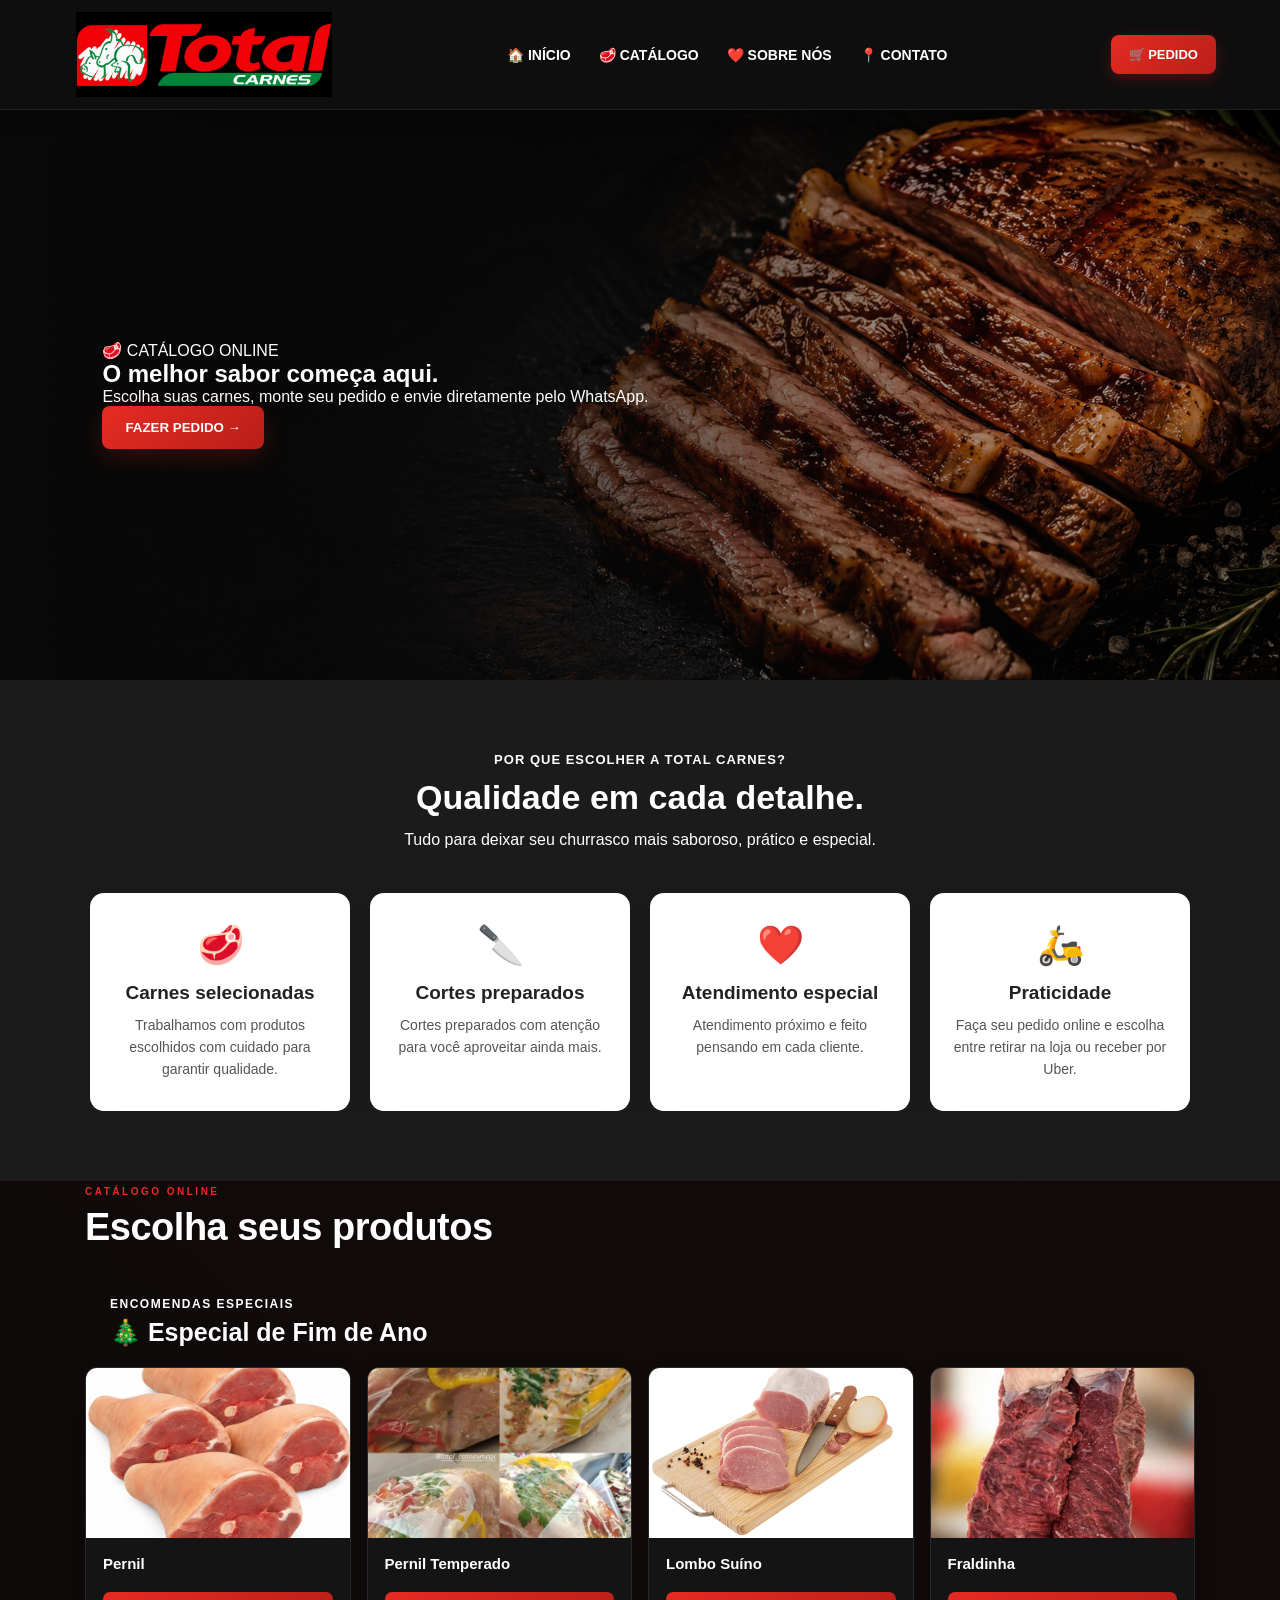
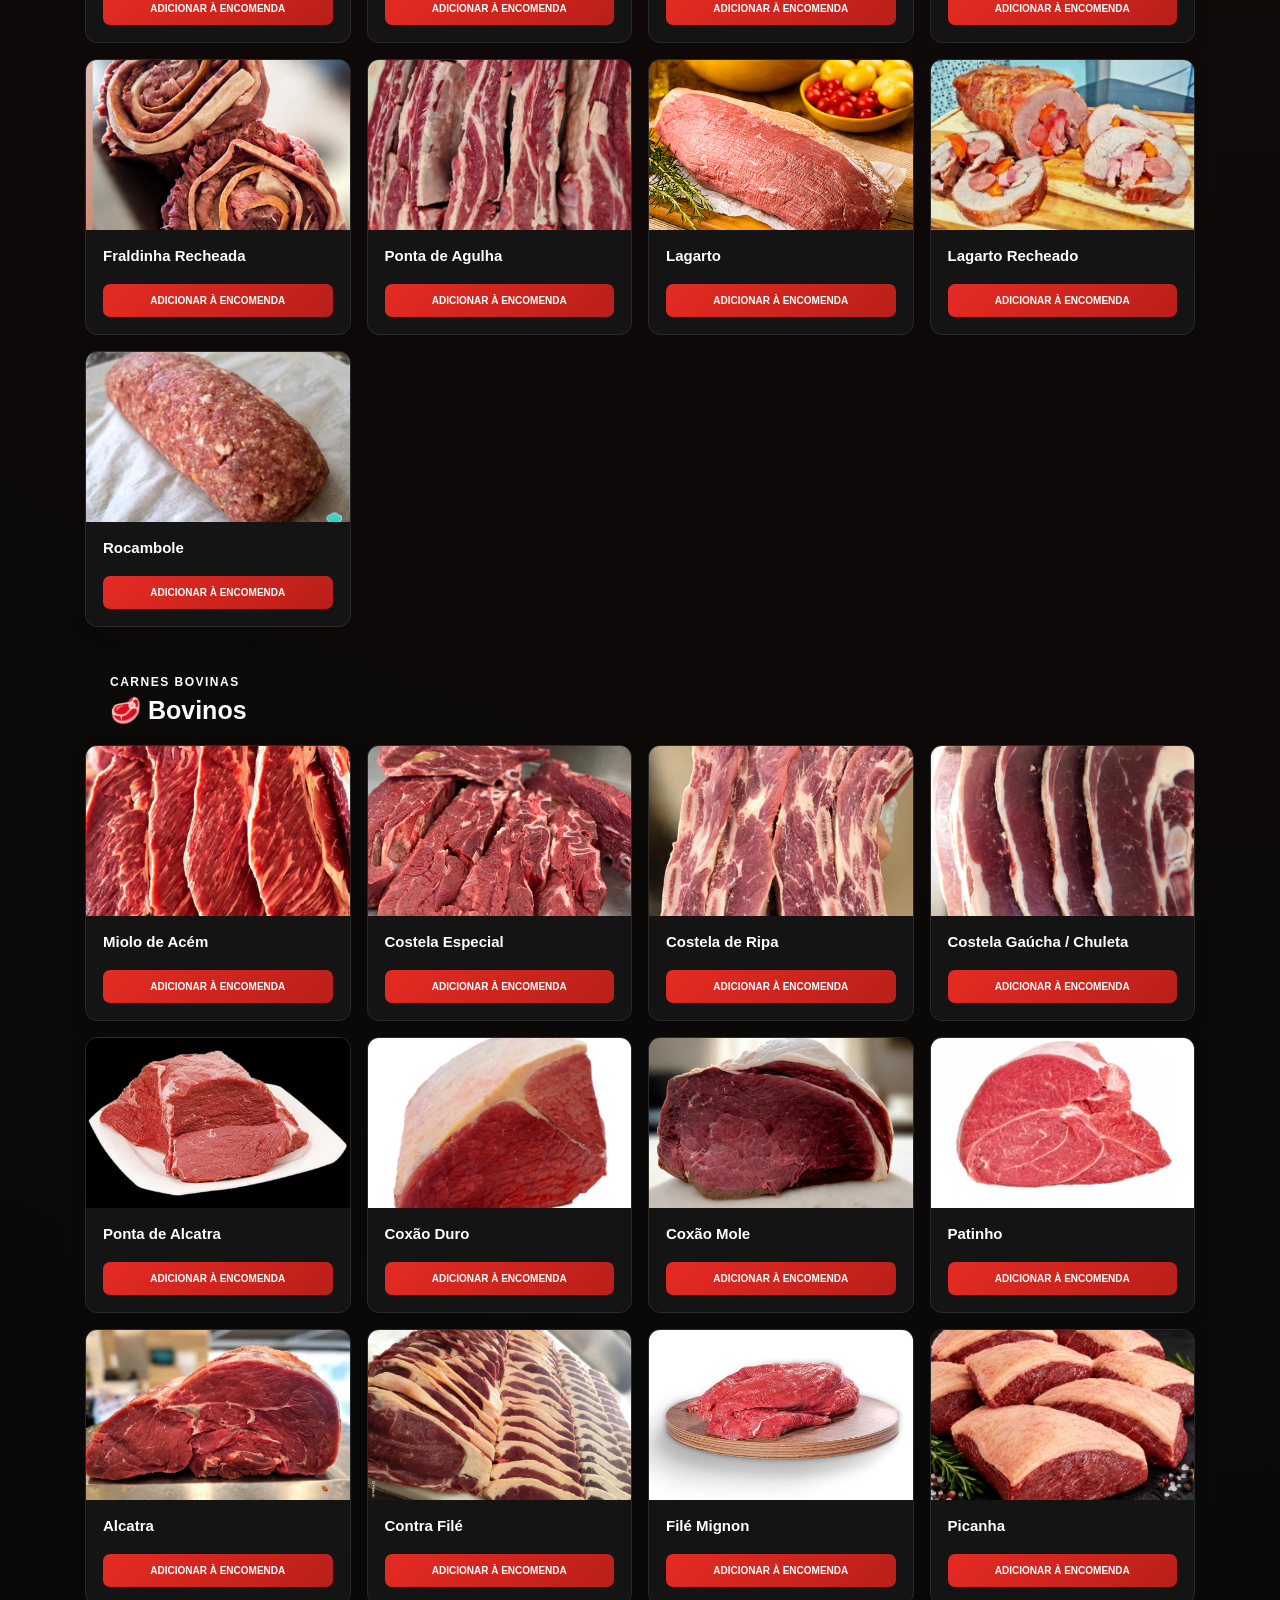
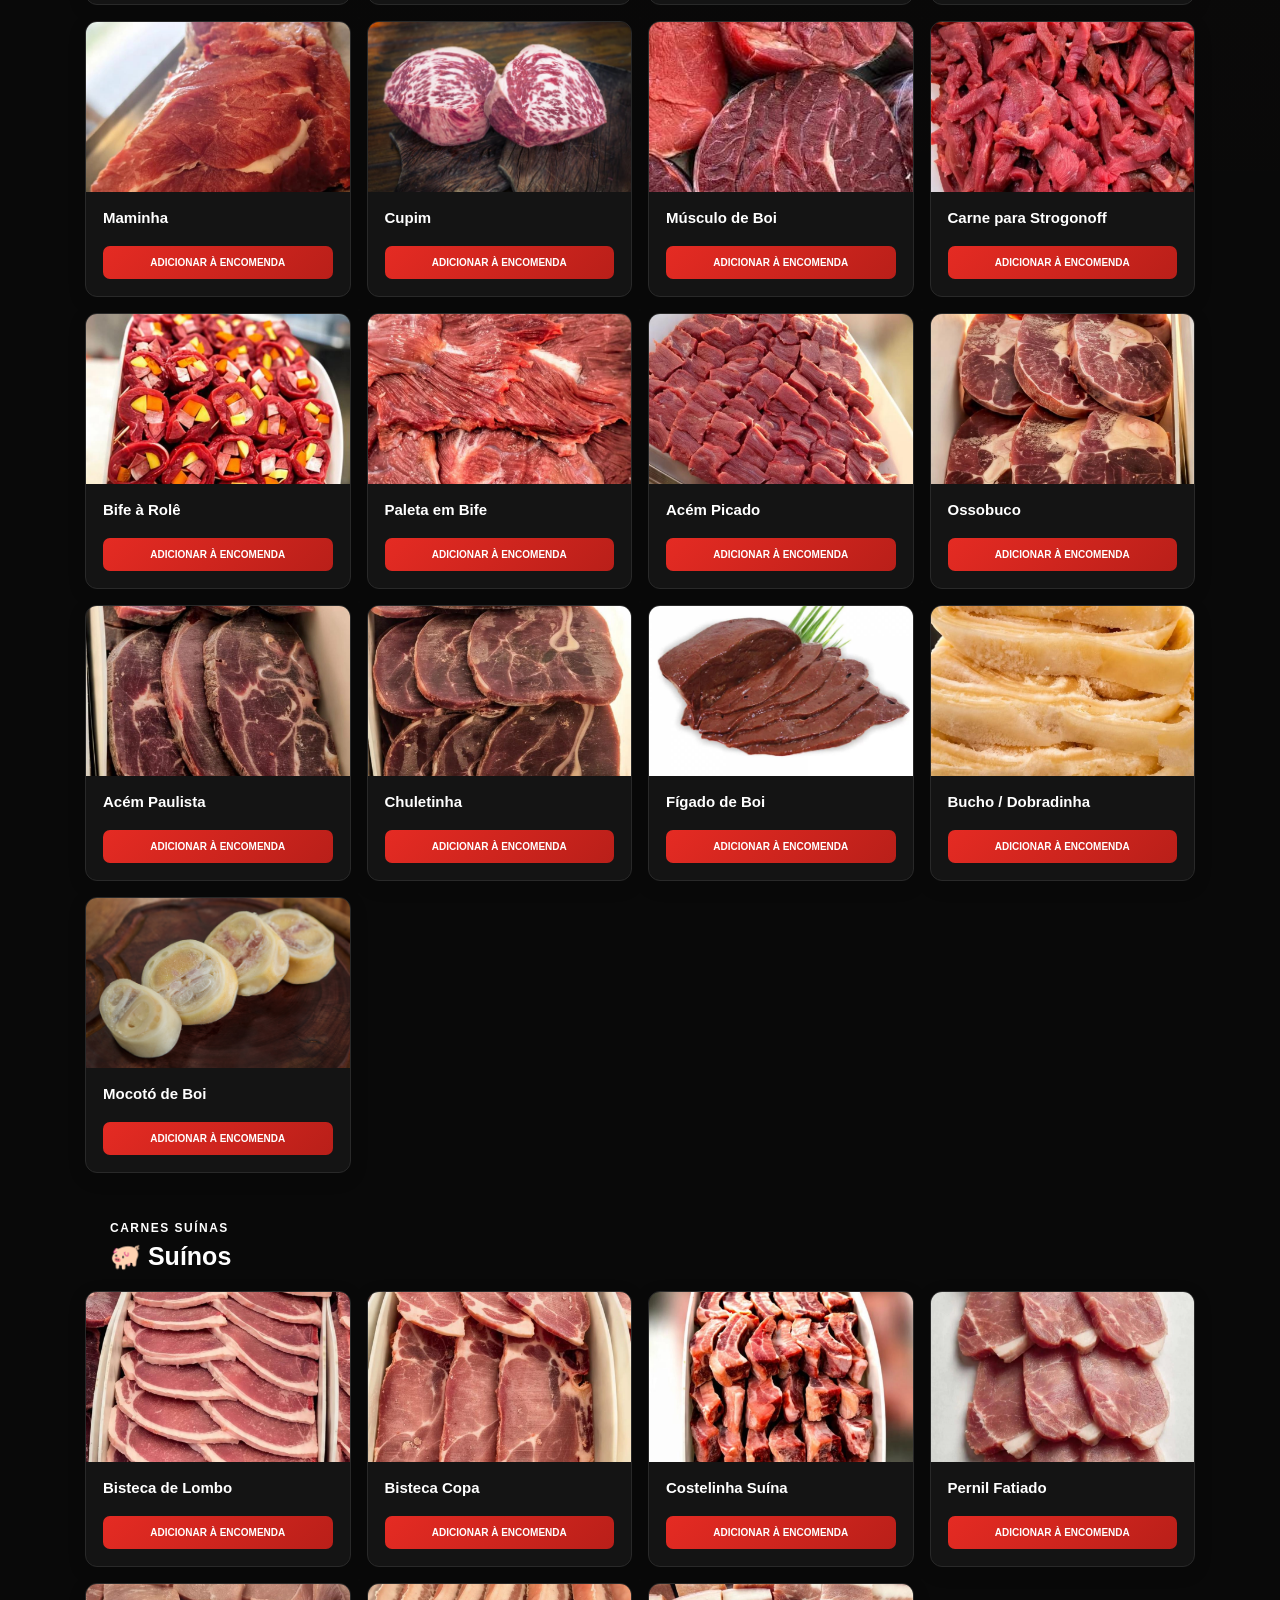
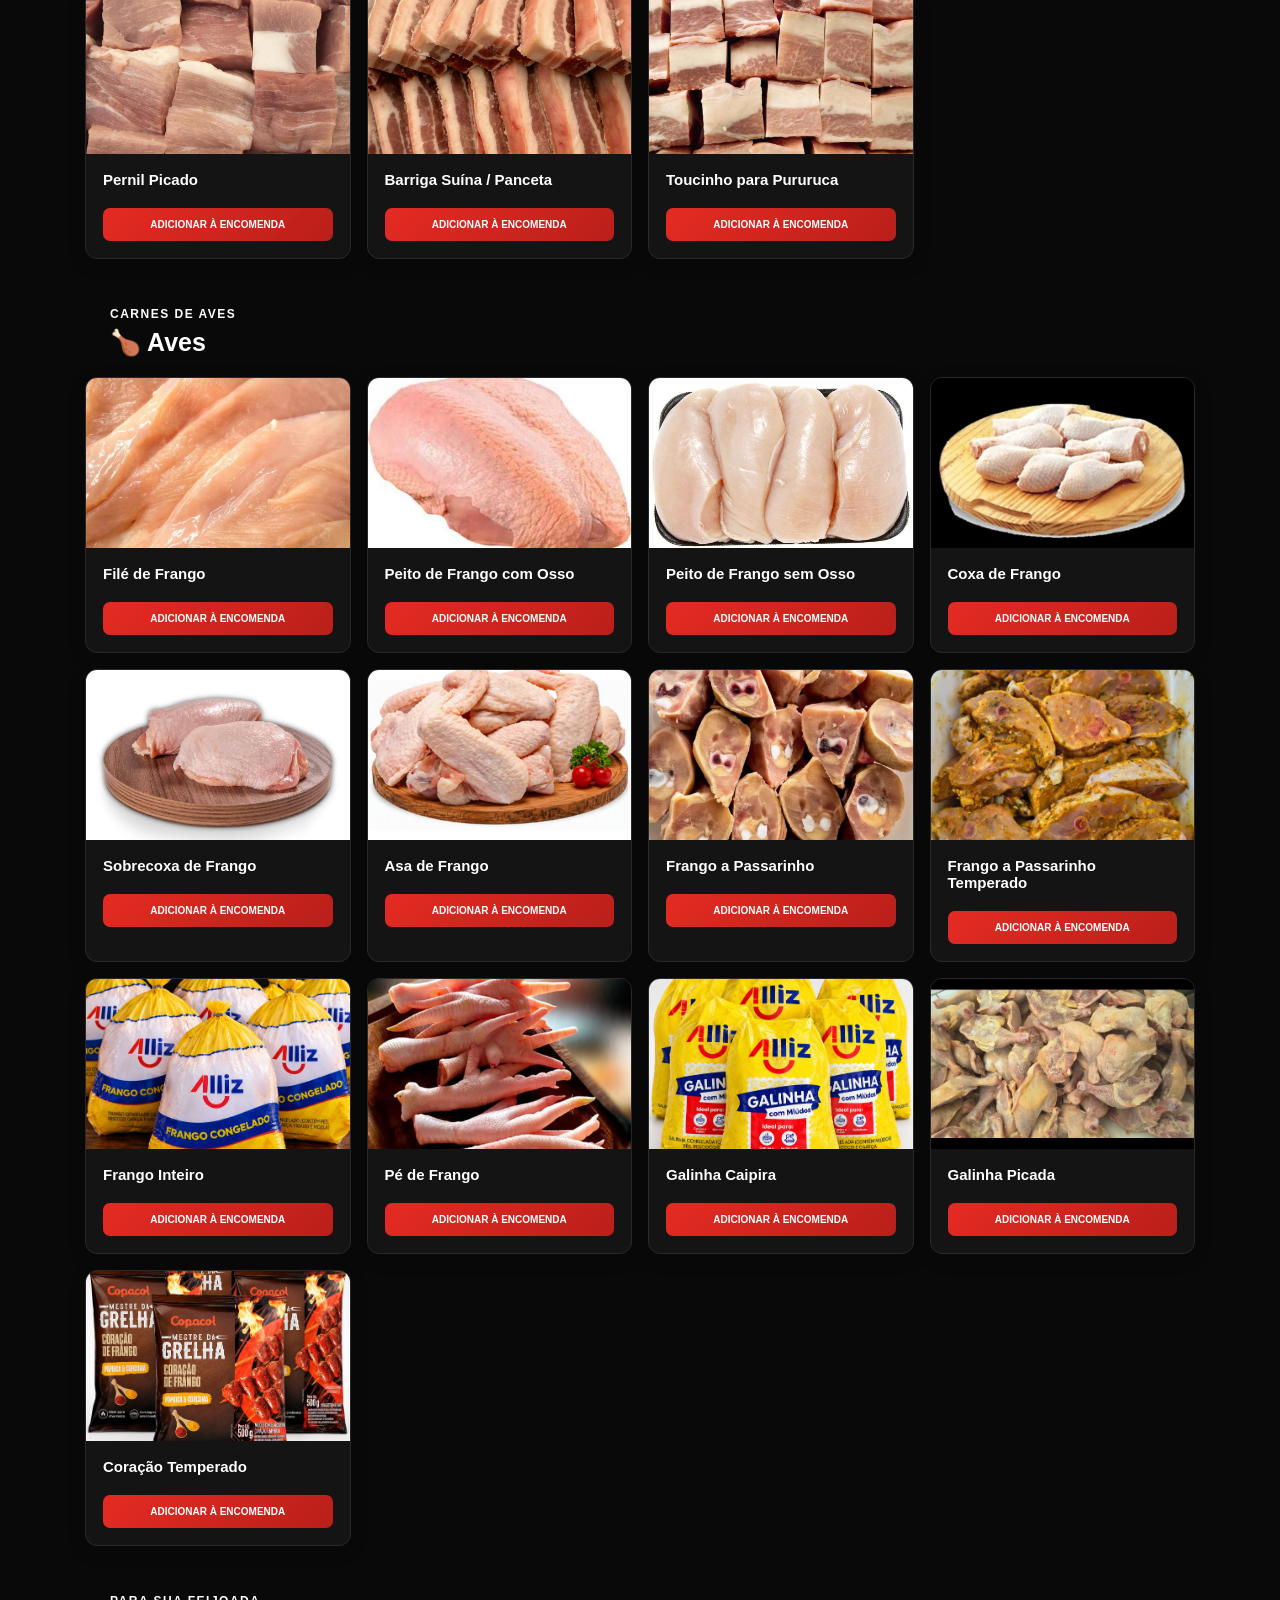
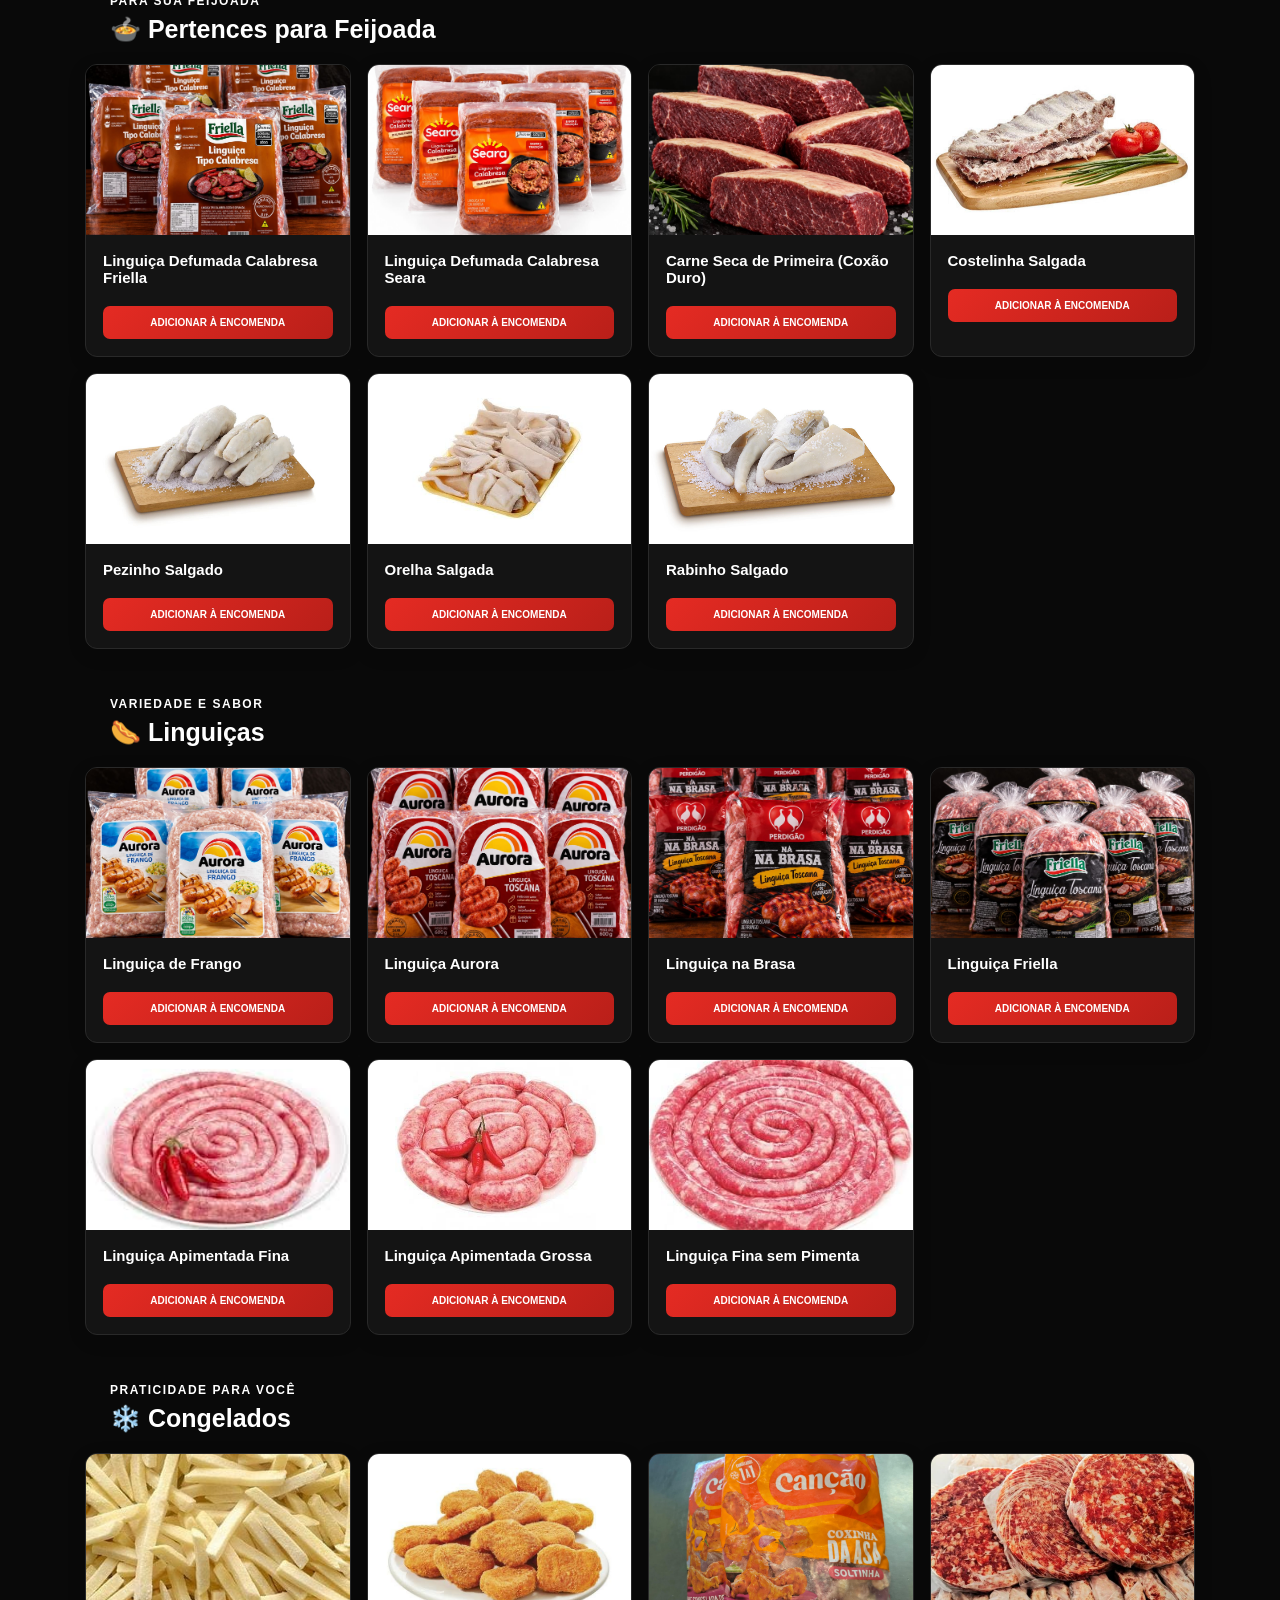
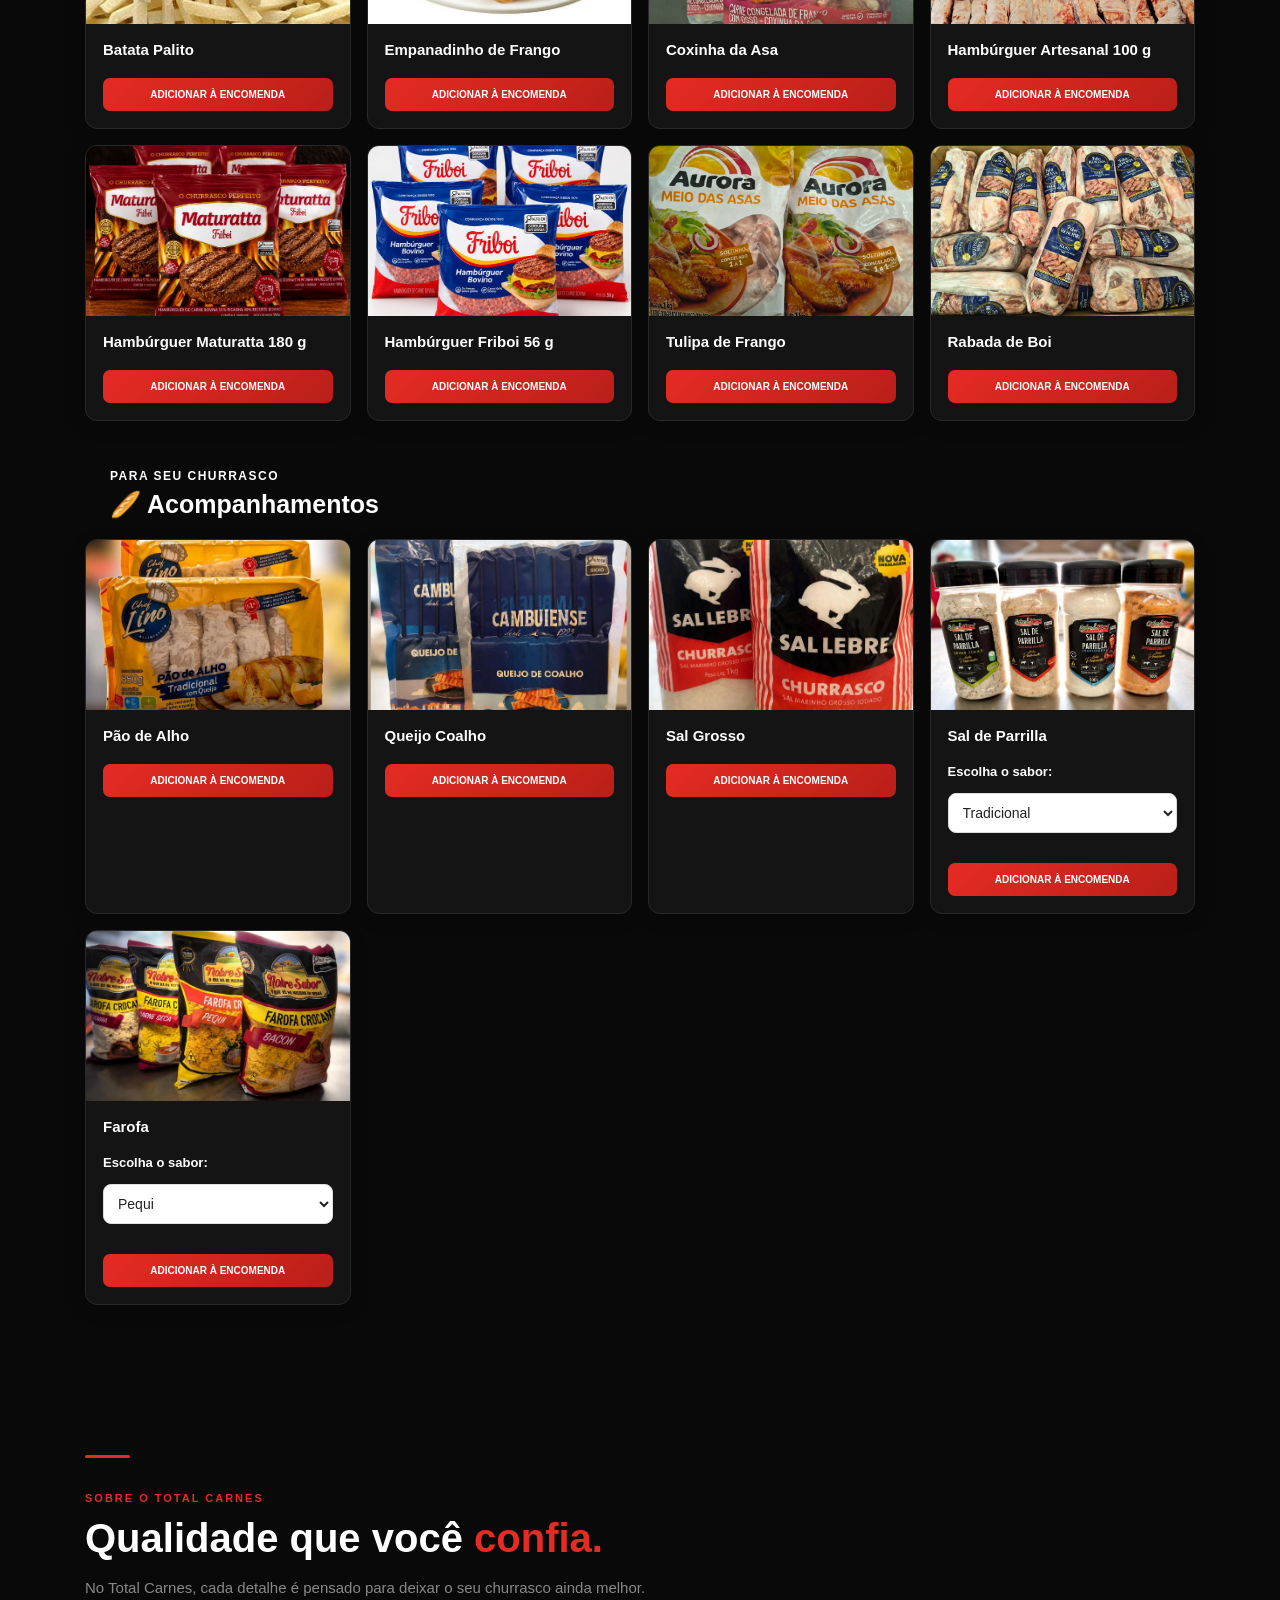
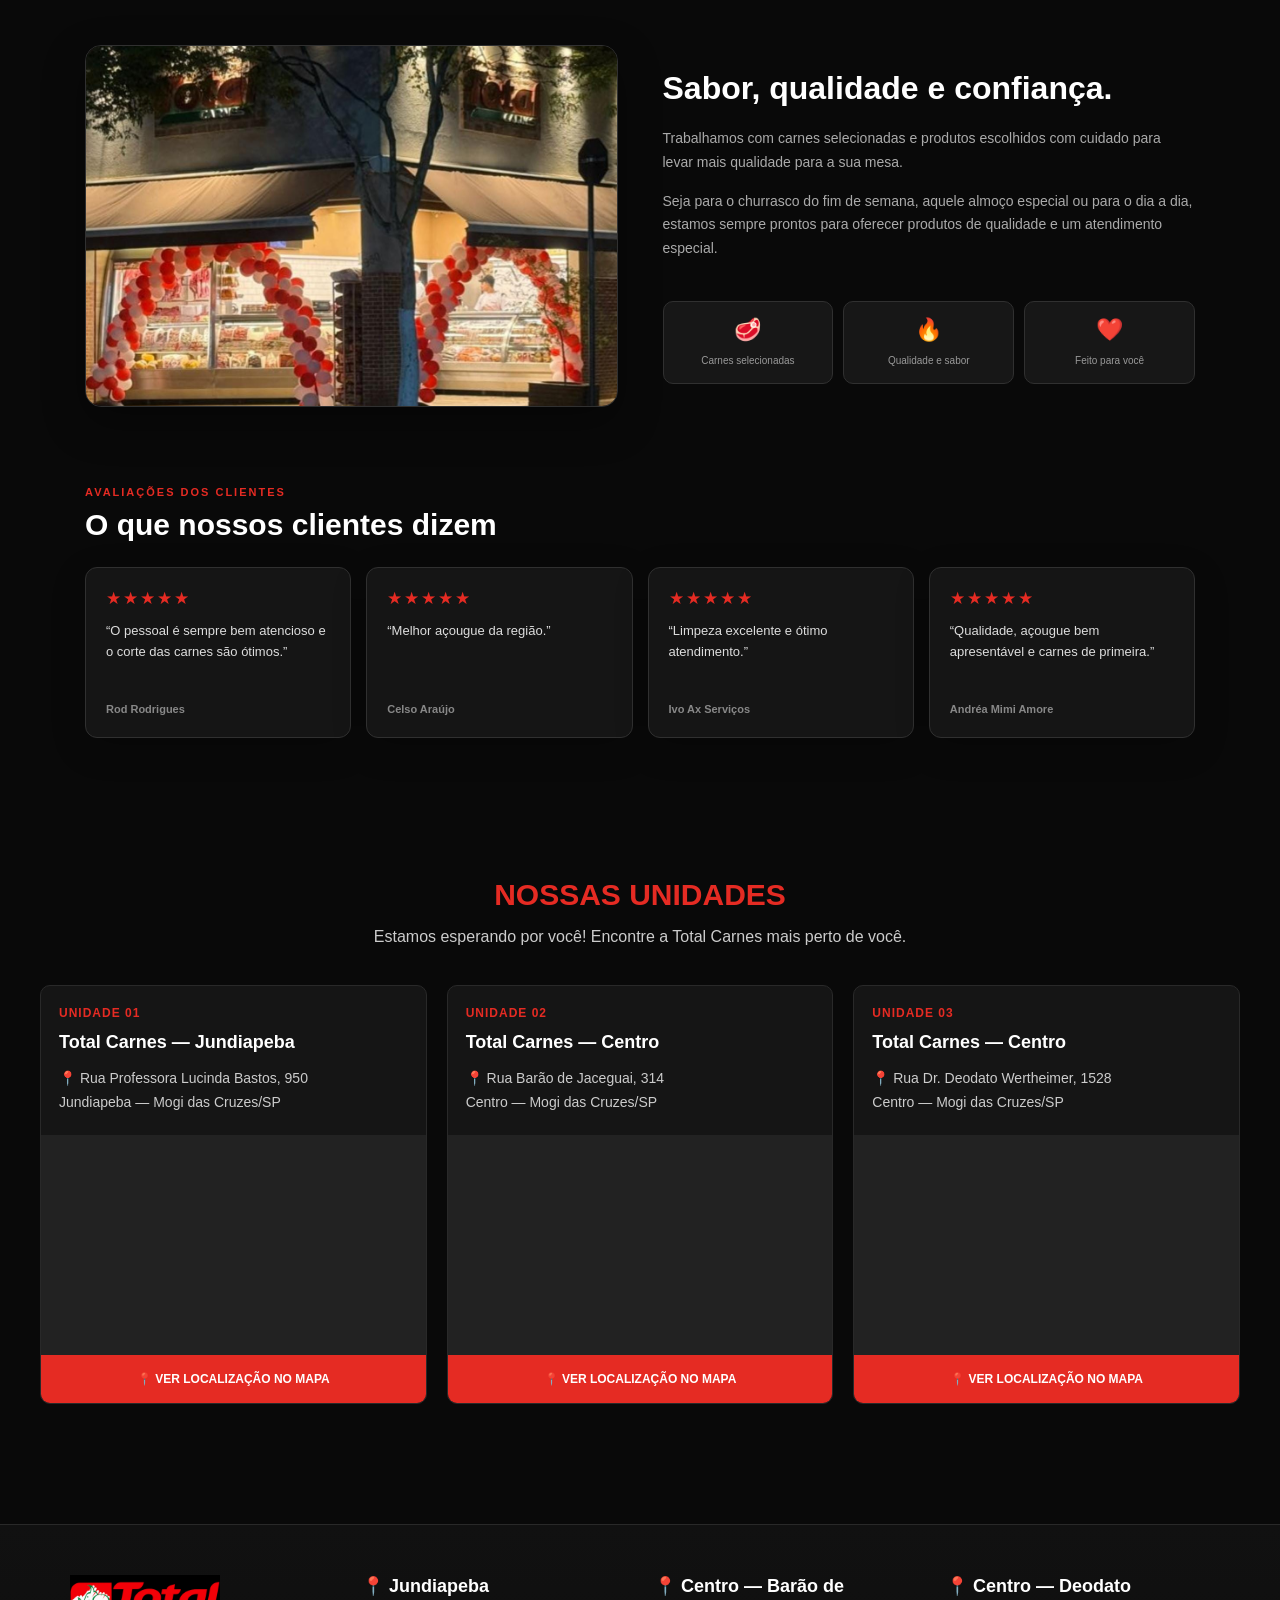
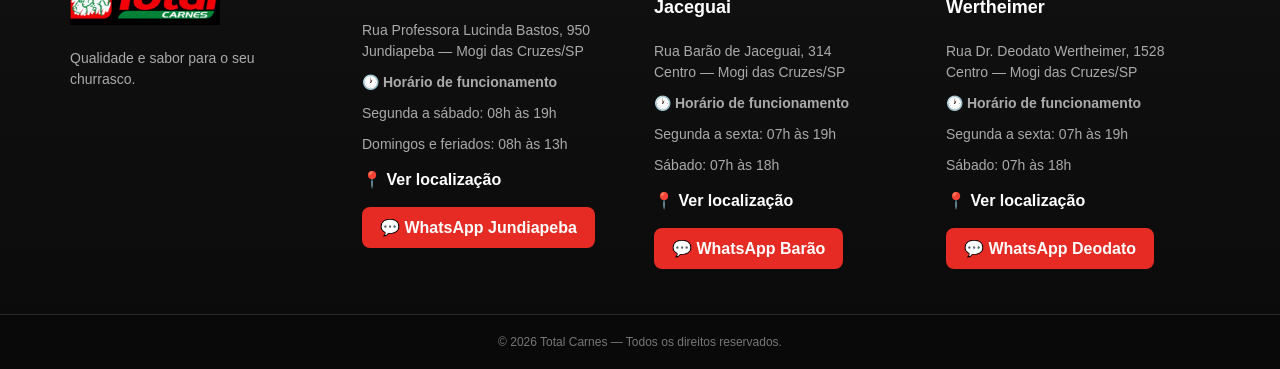
<file: index.html>
<!DOCTYPE html>
<html lang="pt-BR">

<head>
    <meta charset="UTF-8">
    <meta name="viewport" content="width=device-width, initial-scale=1.0">

    <title>Total Carnes</title>

    <link rel="stylesheet" href="style.css">
</head>

<body>

    <!-- =========================
         CABEÇALHO
    ========================== -->

    <header>

        <div class="logo">

            
            <img src="rodape.jpg" alt="Total Carnes"
                class="logo-secundaria">

        </div>


        <button
            class="menu-mobile"
            id="menuMobile"
            aria-label="Abrir menu"
        >
            ☰
        </button>


        <nav id="menuNav">

            <a href="index.html">🏠 INÍCIO</a>

            <a href="catalogo.html">🥩 CATÁLOGO</a>

            <a href="sobre.html">❤️ SOBRE NÓS</a>

            <a href="contato.html">📍 CONTATO</a>

        </nav>


        <button
            class="pedido"
            onclick="abrirCarrinho()"
        >
            🛒 PEDIDO
        </button>

    </header>


    <!-- =========================
         HERO
    ========================== -->

    <section class="hero">

        <div class="hero-content">

            <div class="categoria">
                🥩 CATÁLOGO ONLINE
            </div>

            <h1>
                O melhor sabor começa
                <span>aqui.</span>
            </h1>

            <p>
                Escolha suas carnes, monte seu pedido e
                envie diretamente pelo WhatsApp.
            </p>

            <button
                class="botao"
                onclick="document.getElementById('catalogo').scrollIntoView()"
            >
                FAZER PEDIDO →
            </button>

        </div>

    </section>


    <!-- =========================
         DIFERENCIAIS
    ========================== -->

    <section class="diferenciais">

        <div class="diferenciais-titulo">

            <small>
                POR QUE ESCOLHER A TOTAL CARNES?
            </small>

            <h2>
                Qualidade em cada detalhe.
            </h2>

            <p>
                Tudo para deixar seu churrasco mais saboroso,
                prático e especial.
            </p>

        </div>


        <div class="diferenciais-grid">

            <div class="diferencial">

                <div class="diferencial-icone">
                    🥩
                </div>

                <h3>
                    Carnes selecionadas
                </h3>

                <p>
                    Trabalhamos com produtos escolhidos
                    com cuidado para garantir qualidade.
                </p>

            </div>


            <div class="diferencial">

                <div class="diferencial-icone">
                    🔪
                </div>

                <h3>
                    Cortes preparados
                </h3>

                <p>
                    Cortes preparados com atenção
                    para você aproveitar ainda mais.
                </p>

            </div>


            <div class="diferencial">

                <div class="diferencial-icone">
                    ❤️
                </div>

                <h3>
                    Atendimento especial
                </h3>

                <p>
                    Atendimento próximo e feito
                    pensando em cada cliente.
                </p>

            </div>


            <div class="diferencial">

                <div class="diferencial-icone">
                    🛵
                </div>

                <h3>
                    Praticidade
                </h3>

                <p>
                    Faça seu pedido online e escolha
                    entre retirar na loja ou receber por Uber.
                </p>

            </div>

        </div>

    </section>

<section class="catalogo" id="catalogo">

    <div class="titulo">
        <small>CATÁLOGO ONLINE</small>
        <h2>Escolha seus produtos</h2>
    </div>

    <!-- 1. ESPECIAL DE FIM DE ANO -->
    <div class="categoria-produtos">
        <small>ENCOMENDAS ESPECIAIS</small>
        <h2>🎄 Especial de Fim de Ano</h2>
    </div>

    <div class="produtos">
        <div class="produto"><div class="imagem"><img src="pernil.jpg" alt="Pernil"></div><div class="produto-info"><h3>Pernil</h3><button class="adicionar" onclick="adicionarAoCarrinho('Pernil',0,'kg')">ADICIONAR À ENCOMENDA</button></div></div>
        <div class="produto"><div class="imagem"><img src="perniltemperado.jpg" alt="Pernil Temperado"></div><div class="produto-info"><h3>Pernil Temperado</h3><button class="adicionar" onclick="adicionarAoCarrinho('Pernil Temperado',0,'kg')">ADICIONAR À ENCOMENDA</button></div></div>
        <div class="produto"><div class="imagem"><img src="lombo.jpg" alt="Lombo Suíno"></div><div class="produto-info"><h3>Lombo Suíno</h3><button class="adicionar" onclick="adicionarAoCarrinho('Lombo Suíno',0,'kg')">ADICIONAR À ENCOMENDA</button></div></div>
        <div class="produto"><div class="imagem"><img src="fraldinha.jpg" alt="Fraldinha"></div><div class="produto-info"><h3>Fraldinha</h3><button class="adicionar" onclick="adicionarAoCarrinho('Fraldinha',0,'kg')">ADICIONAR À ENCOMENDA</button></div></div>
        <div class="produto"><div class="imagem"><img src="Fraldinha Recheada.jpeg" alt="Fraldinha Recheada"></div><div class="produto-info"><h3>Fraldinha Recheada</h3><button class="adicionar" onclick="adicionarAoCarrinho('Fraldinha Recheada',0,'kg')">ADICIONAR À ENCOMENDA</button></div></div>
        <div class="produto"><div class="imagem"><img src="pontadeagulha.jpg" alt="Ponta de Agulha"></div><div class="produto-info"><h3>Ponta de Agulha</h3><button class="adicionar" onclick="adicionarAoCarrinho('Ponta de Agulha',0,'kg')">ADICIONAR À ENCOMENDA</button></div></div>
        <div class="produto"><div class="imagem"><img src="lagarto1.jpg" alt="Lagarto"></div><div class="produto-info"><h3>Lagarto</h3><button class="adicionar" onclick="adicionarAoCarrinho('Lagarto',0,'kg')">ADICIONAR À ENCOMENDA</button></div></div>
        <div class="produto"><div class="imagem"><img src="lagartotemperado.jpg" alt="Lagarto Recheado"></div><div class="produto-info"><h3>Lagarto Recheado</h3><button class="adicionar" onclick="adicionarAoCarrinho('Lagarto Recheado',0,'kg')">ADICIONAR À ENCOMENDA</button></div></div>
        <div class="produto"><div class="imagem"><img src="rocambole.jpg" alt="Rocambole"></div><div class="produto-info"><h3>Rocambole</h3><button class="adicionar" onclick="adicionarAoCarrinho('Rocambole',0,'un')">ADICIONAR À ENCOMENDA</button></div></div>
    </div>

    <!-- 2. BOVINOS -->
    <div class="categoria-produtos">
        <small>CARNES BOVINAS</small>
        <h2>🥩 Bovinos</h2>
    </div>

    <div class="produtos">
        <div class="produto"><div class="imagem"><img src="miolodeacem.jpg" alt="Miolo de Acém"></div><div class="produto-info"><h3>Miolo de Acém</h3><button class="adicionar" onclick="adicionarAoCarrinho('Miolo de Acém',0,'kg')">ADICIONAR À ENCOMENDA</button></div></div>
        <div class="produto"><div class="imagem"><img src="costelaespecial.jpg" alt="Costela Especial"></div><div class="produto-info"><h3>Costela Especial</h3><button class="adicionar" onclick="adicionarAoCarrinho('Costela Especial',0,'kg')">ADICIONAR À ENCOMENDA</button></div></div>
        <div class="produto"><div class="imagem"><img src="costelalderipa.jpg" alt="Costela de Ripa"></div><div class="produto-info"><h3>Costela de Ripa</h3><button class="adicionar" onclick="adicionarAoCarrinho('Costela de Ripa',0,'kg')">ADICIONAR À ENCOMENDA</button></div></div>
        <div class="produto"><div class="imagem"><img src="chuleta.jpg" alt="Costela Gaúcha"></div><div class="produto-info"><h3>Costela Gaúcha / Chuleta</h3><button class="adicionar" onclick="adicionarAoCarrinho('Costela Gaúcha / Chuleta',0,'kg')">ADICIONAR À ENCOMENDA</button></div></div>
        <div class="produto"><div class="imagem"><img src="pontadealcatra.jpg" alt="Ponta de Alcatra"></div><div class="produto-info"><h3>Ponta de Alcatra</h3><button class="adicionar" onclick="adicionarAoCarrinho('Ponta de Alcatra',0,'kg')">ADICIONAR À ENCOMENDA</button></div></div>
        <div class="produto"><div class="imagem"><img src="coxaoduro.jpg" alt="Coxão Duro"></div><div class="produto-info"><h3>Coxão Duro</h3><button class="adicionar" onclick="adicionarAoCarrinho('Coxão Duro',0,'kg')">ADICIONAR À ENCOMENDA</button></div></div>
        <div class="produto"><div class="imagem"><img src="coxaomole.jpg" alt="Coxão Mole"></div><div class="produto-info"><h3>Coxão Mole</h3><button class="adicionar" onclick="adicionarAoCarrinho('Coxão Mole',0,'kg')">ADICIONAR À ENCOMENDA</button></div></div>
        <div class="produto"><div class="imagem"><img src="patinho.jpg" alt="Patinho"></div><div class="produto-info"><h3>Patinho</h3><button class="adicionar" onclick="adicionarAoCarrinho('Patinho',0,'kg')">ADICIONAR À ENCOMENDA</button></div></div>
        <div class="produto"><div class="imagem"><img src="alcatra.jpg" alt="Alcatra"></div><div class="produto-info"><h3>Alcatra</h3><button class="adicionar" onclick="adicionarAoCarrinho('Alcatra',0,'kg')">ADICIONAR À ENCOMENDA</button></div></div>
        <div class="produto"><div class="imagem"><img src="contra.jpg" alt="Contra Filé"></div><div class="produto-info"><h3>Contra Filé</h3><button class="adicionar" onclick="adicionarAoCarrinho('Contra Filé',0,'kg')">ADICIONAR À ENCOMENDA</button></div></div>
        <div class="produto"><div class="imagem"><img src="filemignon.jpg" alt="Filé Mignor"></div><div class="produto-info"><h3>Filé Mignon</h3><button class="adicionar" onclick="adicionarAoCarrinho('Filé Mignon',0,'kg')">ADICIONAR À ENCOMENDA</button></div></div>
        <div class="produto"><div class="imagem"><img src="picanha.jpg" alt="Picanha"></div><div class="produto-info"><h3>Picanha</h3><button class="adicionar" onclick="adicionarAoCarrinho('Picanha',0,'kg')">ADICIONAR À ENCOMENDA</button></div></div>
        <div class="produto"><div class="imagem"><img src="maminha.jpg" alt="Maminha"></div><div class="produto-info"><h3>Maminha</h3><button class="adicionar" onclick="adicionarAoCarrinho('Maminha',0,'kg')">ADICIONAR À ENCOMENDA</button></div></div>
        <div class="produto"><div class="imagem"><img src="cupim.jpg" alt="Cupim"></div><div class="produto-info"><h3>Cupim</h3><button class="adicionar" onclick="adicionarAoCarrinho('Cupim',0,'kg')">ADICIONAR À ENCOMENDA</button></div></div>
        <div class="produto"><div class="imagem"><img src="musculo.jpg" alt="Músculo de Boi"></div><div class="produto-info"><h3>Músculo de Boi</h3><button class="adicionar" onclick="adicionarAoCarrinho('Músculo de Boi',0,'kg')">ADICIONAR À ENCOMENDA</button></div></div>
        <div class="produto"><div class="imagem"><img src="strogonoff.jpg" alt="Carne para Strogonoff"></div><div class="produto-info"><h3>Carne para Strogonoff</h3><button class="adicionar" onclick="adicionarAoCarrinho('Carne para Strogonoff',0,'kg')">ADICIONAR À ENCOMENDA</button></div></div>
        <div class="produto"><div class="imagem"><img src="bifearole.jpg" alt="Bife à Rolê"></div><div class="produto-info"><h3>Bife à Rolê</h3><button class="adicionar" onclick="adicionarAoCarrinho('Bife à Rolê',0,'kg')">ADICIONAR À ENCOMENDA</button></div></div>
        <div class="produto"><div class="imagem"><img src="paleta.jpg" alt="Paleta em Bife"></div><div class="produto-info"><h3>Paleta em Bife</h3><button class="adicionar" onclick="adicionarAoCarrinho('Paleta em Bife',0,'kg')">ADICIONAR À ENCOMENDA</button></div></div>
        <div class="produto"><div class="imagem"><img src="acempicado.jpg" alt="Acém Picado"></div><div class="produto-info"><h3>Acém Picado</h3><button class="adicionar" onclick="adicionarAoCarrinho('Acém Picado',0,'kg')">ADICIONAR À ENCOMENDA</button></div></div>
        <div class="produto"><div class="imagem"><img src="ossobuco.jpg" alt="Osso Buco"></div><div class="produto-info"><h3>Ossobuco</h3><button class="adicionar" onclick="adicionarAoCarrinho('Ossobuco',0,'kg')">ADICIONAR À ENCOMENDA</button></div></div>
        <div class="produto"><div class="imagem"><img src="acempaulista.jpg" alt="Acém Paulista"></div><div class="produto-info"><h3>Acém Paulista</h3><button class="adicionar" onclick="adicionarAoCarrinho('Acém Paulista',0,'kg')">ADICIONAR À ENCOMENDA</button></div></div>
        <div class="produto"><div class="imagem"><img src="chuletinha.jpg" alt="Chuletinha"></div><div class="produto-info"><h3>Chuletinha</h3><button class="adicionar" onclick="adicionarAoCarrinho('Chuletinha',0,'kg')">ADICIONAR À ENCOMENDA</button></div></div>
        <div class="produto"><div class="imagem"><img src="figado.jpg" alt="Fígado de Boi"></div><div class="produto-info"><h3>Fígado de Boi</h3><button class="adicionar" onclick="adicionarAoCarrinho('Fígado de Boi',0,'kg')">ADICIONAR À ENCOMENDA</button></div></div>
        <div class="produto"><div class="imagem"><img src="bucho.jpg" alt="Bucho / Dobradinha"></div><div class="produto-info"><h3>Bucho / Dobradinha</h3><button class="adicionar" onclick="adicionarAoCarrinho('Bucho / Dobradinha',0,'kg')">ADICIONAR À ENCOMENDA</button></div></div>
        <div class="produto"><div class="imagem"><img src="mocoto.jpg" alt="Mocotó de Boi"></div><div class="produto-info"><h3>Mocotó de Boi</h3><button class="adicionar" onclick="adicionarAoCarrinho('Mocotó de Boi',0,'kg')">ADICIONAR À ENCOMENDA</button></div></div>
    </div>

    <!-- 3. SUÍNOS -->
    <div class="categoria-produtos">
        <small>CARNES SUÍNAS</small>
        <h2>🐖 Suínos</h2>
    </div>

    <div class="produtos">
        <div class="produto"><div class="imagem"><img src="bistecalombo.jpg" alt="Bisteca Lombo"></div><div class="produto-info"><h3>Bisteca de Lombo</h3><button class="adicionar" onclick="adicionarAoCarrinho('Bisteca de Lombo',0,'kg')">ADICIONAR À ENCOMENDA</button></div></div>
        <div class="produto"><div class="imagem"><img src="bistecacopa.jpg" alt="Bisteca Copa"></div><div class="produto-info"><h3>Bisteca Copa</h3><button class="adicionar" onclick="adicionarAoCarrinho('Bisteca Copa',0,'kg')">ADICIONAR À ENCOMENDA</button></div></div>
        <div class="produto"><div class="imagem"><img src="costelinha.jpg" alt="Costelinha Suína"></div><div class="produto-info"><h3>Costelinha Suína</h3><button class="adicionar" onclick="adicionarAoCarrinho('Costelinha Suína',0,'kg')">ADICIONAR À ENCOMENDA</button></div></div>
        <div class="produto"><div class="imagem"><img src="pernilfatiado.jpg" alt="Pernil Fatiado"></div><div class="produto-info"><h3>Pernil Fatiado</h3><button class="adicionar" onclick="adicionarAoCarrinho('Pernil Fatiado',0,'kg')">ADICIONAR À ENCOMENDA</button></div></div>
        <div class="produto"><div class="imagem"><img src="pernilpicado.jpg" alt="Pernil Picado"></div><div class="produto-info"><h3>Pernil Picado</h3><button class="adicionar" onclick="adicionarAoCarrinho('Pernil Picado',0,'kg')">ADICIONAR À ENCOMENDA</button></div></div>
        <div class="produto"><div class="imagem"><img src="barriga.jpg" alt="Barriga Suína / Panceta"></div><div class="produto-info"><h3>Barriga Suína / Panceta</h3><button class="adicionar" onclick="adicionarAoCarrinho('Barriga Suína / Panceta',0,'kg')">ADICIONAR À ENCOMENDA</button></div></div>
        <div class="produto"><div class="imagem"><img src="toucinho.jpg" alt="Toucinho para Pururuca"></div><div class="produto-info"><h3>Toucinho para Pururuca</h3><button class="adicionar" onclick="adicionarAoCarrinho('Toucinho para Pururuca',0,'kg')">ADICIONAR À ENCOMENDA</button></div></div>
    </div>

    <!-- 4. AVES -->
    <div class="categoria-produtos">
        <small>CARNES DE AVES</small>
        <h2>🍗 Aves</h2>
    </div>

    <div class="produtos">
        <div class="produto"><div class="imagem"><img src="filedefrango.jpg" alt="Filé de Frango"></div><div class="produto-info"><h3>Filé de Frango</h3><button class="adicionar" onclick="adicionarAoCarrinho('Filé de Frango',0,'kg')">ADICIONAR À ENCOMENDA</button></div></div>
        <div class="produto"><div class="imagem"><img src="peitocosso.jpg" alt="Peito de Frango com Osso"></div><div class="produto-info"><h3>Peito de Frango com Osso</h3><button class="adicionar" onclick="adicionarAoCarrinho('Peito de Frango com Osso',0,'kg')">ADICIONAR À ENCOMENDA</button></div></div>
        <div class="produto"><div class="imagem"><img src="peitosemosso.jpg" alt="Peito de Frango sem Osso"></div><div class="produto-info"><h3>Peito de Frango sem Osso</h3><button class="adicionar" onclick="adicionarAoCarrinho('Peito de Frango sem Osso',0,'kg')">ADICIONAR À ENCOMENDA</button></div></div>
        <div class="produto"><div class="imagem"><img src="coxa.jpg" alt="Coxa de Frango"></div><div class="produto-info"><h3>Coxa de Frango</h3><button class="adicionar" onclick="adicionarAoCarrinho('Coxa de Frango',0,'kg')">ADICIONAR À ENCOMENDA</button></div></div>
        <div class="produto"><div class="imagem"><img src="sobrecoxa.jpg" alt="Sobrecoxa de Frango"></div><div class="produto-info"><h3>Sobrecoxa de Frango</h3><button class="adicionar" onclick="adicionarAoCarrinho('Sobrecoxa de Frango',0,'kg')">ADICIONAR À ENCOMENDA</button></div></div>
        <div class="produto"><div class="imagem"><img src="asa.jpg" alt="Asa de Frango"></div><div class="produto-info"><h3>Asa de Frango</h3><button class="adicionar" onclick="adicionarAoCarrinho('Asa de Frango',0,'kg')">ADICIONAR À ENCOMENDA</button></div></div>
        <div class="produto"><div class="imagem"><img src="frangopassarinho.jpg" alt="Frango a Passarinho"></div><div class="produto-info"><h3>Frango a Passarinho</h3><button class="adicionar" onclick="adicionarAoCarrinho('Frango a Passarinho',0,'kg')">ADICIONAR À ENCOMENDA</button></div></div>
        <div class="produto"><div class="imagem"><img src="temperado.jpg" alt="Frango a Passarinho Temperado"></div><div class="produto-info"><h3>Frango a Passarinho Temperado</h3><button class="adicionar" onclick="adicionarAoCarrinho('Frango a Passarinho Temperado',0,'kg')">ADICIONAR À ENCOMENDA</button></div></div>
        <div class="produto"><div class="imagem"><img src="frango.jpg" alt="Frango Inteiro"></div><div class="produto-info"><h3>Frango Inteiro</h3><button class="adicionar" onclick="adicionarAoCarrinho('Frango Inteiro',0,'kg')">ADICIONAR À ENCOMENDA</button></div></div>
        <div class="produto"><div class="imagem"><img src="pedefrango.jpg" alt="Pé de Frango"></div><div class="produto-info"><h3>Pé de Frango</h3><button class="adicionar" onclick="adicionarAoCarrinho('Pé de Frango',0,'kg')">ADICIONAR À ENCOMENDA</button></div></div>
        <div class="produto"><div class="imagem"><img src="galinha.jpg" alt="Galinha Caipira"></div><div class="produto-info"><h3>Galinha Caipira</h3><button class="adicionar" onclick="adicionarAoCarrinho('Galinha Caipira',0,'kg')">ADICIONAR À ENCOMENDA</button></div></div>
        <div class="produto"><div class="imagem"><img src="galinhapicada.jpg" alt="Galinha Picada"></div><div class="produto-info"><h3>Galinha Picada</h3><button class="adicionar" onclick="adicionarAoCarrinho('Galinha Picada',0,'kg')">ADICIONAR À ENCOMENDA</button></div></div>
        <div class="produto"><div class="imagem"><img src="coracao.jpg" alt="Coração Temperado"></div><div class="produto-info"><h3>Coração Temperado</h3><button class="adicionar" onclick="adicionarAoCarrinho('Coração Temperado',0,'kg')">ADICIONAR À ENCOMENDA</button></div></div>
    </div>

    <!-- 5. PERTENCES PARA FEIJOADA -->
    <div class="categoria-produtos">
        <small>PARA SUA FEIJOADA</small>
        <h2>🍲 Pertences para Feijoada</h2>
    </div>

    <div class="produtos">
        <div class="produto"><div class="imagem"><img src="calabresafriella.jpg" alt="Linguiça Defumada Calabresa Friella"></div><div class="produto-info"><h3>Linguiça Defumada Calabresa Friella</h3><button class="adicionar" onclick="adicionarAoCarrinho('Linguiça Defumada Calabresa Friella',0,'kg')">ADICIONAR À ENCOMENDA</button></div></div>
        <div class="produto"><div class="imagem"><img src="calabresaseara.jpg" alt="Linguiça Defumada Calabresa Seara"></div><div class="produto-info"><h3>Linguiça Defumada Calabresa Seara</h3><button class="adicionar" onclick="adicionarAoCarrinho('Linguiça Defumada Calabresa Seara',0,'kg')">ADICIONAR À ENCOMENDA</button></div></div>
        <div class="produto"><div class="imagem"><img src="carneseca.jpg" alt="Carne Seca de Primeira (Coxão Duro)"></div><div class="produto-info"><h3>Carne Seca de Primeira (Coxão Duro)</h3><button class="adicionar" onclick="adicionarAoCarrinho('Carne Seca de Primeira (Coxão Duro)',0,'kg')">ADICIONAR À ENCOMENDA</button></div></div>
        <div class="produto"><div class="imagem"><img src="costelinhasalgada.jpg" alt="Costelinha Salgada"></div><div class="produto-info"><h3>Costelinha Salgada</h3><button class="adicionar" onclick="adicionarAoCarrinho('Costelinha Salgada',0,'kg')">ADICIONAR À ENCOMENDA</button></div></div>
        <div class="produto"><div class="imagem"><img src="pe.jpg" alt="Pezinho Salgado"></div><div class="produto-info"><h3>Pezinho Salgado</h3><button class="adicionar" onclick="adicionarAoCarrinho('Pezinho Salgado',0,'kg')">ADICIONAR À ENCOMENDA</button></div></div>
        <div class="produto"><div class="imagem"><img src="orelha.jpg" alt="Orelha Salgada"></div><div class="produto-info"><h3>Orelha Salgada</h3><button class="adicionar" onclick="adicionarAoCarrinho('Orelha Salgada',0,'kg')">ADICIONAR À ENCOMENDA</button></div></div>
        <div class="produto"><div class="imagem"><img src="rabo.jpg" alt="Rabinho Salgado"></div><div class="produto-info"><h3>Rabinho Salgado</h3><button class="adicionar" onclick="adicionarAoCarrinho('Rabinho Salgado',0,'kg')">ADICIONAR À ENCOMENDA</button></div></div>
    </div>

    <!-- 6. LINGUIÇAS -->
    <div class="categoria-produtos">
        <small>VARIEDADE E SABOR</small>
        <h2>🌭 Linguiças</h2>
    </div>

    <div class="produtos">
        <div class="produto"><div class="imagem"><img src="linguiçafrango.jpg" alt="Linguiça de Frango"></div><div class="produto-info"><h3>Linguiça de Frango</h3><button class="adicionar" onclick="adicionarAoCarrinho('Linguiça de Frango',0,'kg')">ADICIONAR À ENCOMENDA</button></div></div>
        <div class="produto"><div class="imagem"><img src="aurora.jpg" alt="Linguiça Aurora"></div><div class="produto-info"><h3>Linguiça Aurora</h3><button class="adicionar" onclick="adicionarAoCarrinho('Linguiça Aurora',0,'kg')">ADICIONAR À ENCOMENDA</button></div></div>
        <div class="produto"><div class="imagem"><img src="nabrasa.jpg" alt="Linguiça na Brasa"></div><div class="produto-info"><h3>Linguiça na Brasa</h3><button class="adicionar" onclick="adicionarAoCarrinho('Linguiça na Brasa',0,'kg')">ADICIONAR À ENCOMENDA</button></div></div>
        <div class="produto"><div class="imagem"><img src="friella.jpg" alt="Linguiça Friella"></div><div class="produto-info"><h3>Linguiça Friella</h3><button class="adicionar" onclick="adicionarAoCarrinho('Linguiça Friella',0,'kg')">ADICIONAR À ENCOMENDA</button></div></div>
        <div class="produto"><div class="imagem"><img src="apimentadafina.jpg" alt="Linguiça Apimentada Fina"></div><div class="produto-info"><h3>Linguiça Apimentada Fina</h3><button class="adicionar" onclick="adicionarAoCarrinho('Linguiça Apimentada Fina',0,'kg')">ADICIONAR À ENCOMENDA</button></div></div>
        <div class="produto"><div class="imagem"><img src="apimentadagrossa.jpg" alt="Linguiça Apimentada Grossa"></div><div class="produto-info"><h3>Linguiça Apimentada Grossa</h3><button class="adicionar" onclick="adicionarAoCarrinho('Linguiça Apimentada Grossa',0,'kg')">ADICIONAR À ENCOMENDA</button></div></div>
        <div class="produto"><div class="imagem"><img src="fina.jpg" alt="Linguiça Fina sem Pimenta"></div><div class="produto-info"><h3>Linguiça Fina sem Pimenta</h3><button class="adicionar" onclick="adicionarAoCarrinho('Linguiça Fina sem Pimenta',0,'kg')">ADICIONAR À ENCOMENDA</button></div></div>
    </div>

    <!-- 7. CONGELADOS -->
    <div class="categoria-produtos">
        <small>PRATICIDADE PARA VOCÊ</small>
        <h2>❄️ Congelados</h2>
    </div>

    <div class="produtos">
        <div class="produto"><div class="imagem"><img src="batata.jpg" alt="Batata Palito"></div><div class="produto-info"><h3>Batata Palito</h3><button class="adicionar" onclick="adicionarAoCarrinho('Batata Palito',0,'kg')">ADICIONAR À ENCOMENDA</button></div></div>
        <div class="produto"><div class="imagem"><img src="chickenitos.jpg" alt="Empanadinho de Frango"></div><div class="produto-info"><h3>Empanadinho de Frango</h3><button class="adicionar" onclick="adicionarAoCarrinho('Empanadinho de Frango',0,'kg')">ADICIONAR À ENCOMENDA</button></div></div>
        <div class="produto"><div class="imagem"><img src="coxinhadaasa.jpg" alt="Coxinha da Asa"></div><div class="produto-info"><h3>Coxinha da Asa</h3><button class="adicionar" onclick="adicionarAoCarrinho('Coxinha da Asa',0,'kg')">ADICIONAR À ENCOMENDA</button></div></div>
        <div class="produto"><div class="imagem"><img src="artesanal.jpg" alt="Hambúrguer Artesanal 100 g"></div><div class="produto-info"><h3>Hambúrguer Artesanal 100 g</h3><button class="adicionar" onclick="adicionarAoCarrinho('Hambúrguer Artesanal 100 g',0,'un')">ADICIONAR À ENCOMENDA</button></div></div>
        <div class="produto"><div class="imagem"><img src="maturatta.jpg" alt="Hambúrguer Maturatta 180g"></div><div class="produto-info"><h3>Hambúrguer Maturatta 180 g</h3><button class="adicionar" onclick="adicionarAoCarrinho('Hambúrguer Maturatta 180 g',0,'un')">ADICIONAR À ENCOMENDA</button></div></div>
        <div class="produto"><div class="imagem"><img src="friboi.jpg" alt="Hambúrguer Friboi 56g"></div><div class="produto-info"><h3>Hambúrguer Friboi 56 g</h3><button class="adicionar" onclick="adicionarAoCarrinho('Hambúrguer Friboi 56 g',0,'un')">ADICIONAR À ENCOMENDA</button></div></div>
        <div class="produto"><div class="imagem"><img src="tulipa.jpg" alt="Tulipa de Frango"></div><div class="produto-info"><h3>Tulipa de Frango</h3><button class="adicionar" onclick="adicionarAoCarrinho('Tulipa de Frango',0,'kg')">ADICIONAR À ENCOMENDA</button></div></div>
        <div class="produto"><div class="imagem"><img src="rabada.jpg" alt="Rabada de Boi"></div><div class="produto-info"><h3>Rabada de Boi</h3><button class="adicionar" onclick="adicionarAoCarrinho('Rabada de Boi',0,'kg')">ADICIONAR À ENCOMENDA</button></div></div>
    </div>

    <!-- 8. ACOMPANHAMENTOS -->
    <div class="categoria-produtos">
        <small>PARA SEU CHURRASCO</small>
        <h2>🥖 Acompanhamentos</h2>
    </div>

    <div class="produtos">
        <div class="produto"><div class="imagem"><img src="paodealho.jpeg" alt="Pão de Alho"></div><div class="produto-info"><h3>Pão de Alho</h3><button class="adicionar" onclick="adicionarAoCarrinho('Pão de Alho',0,'un')">ADICIONAR À ENCOMENDA</button></div></div>
        <div class="produto"><div class="imagem"><img src="queijo.jpeg" alt="Queijo Coalho"></div><div class="produto-info"><h3>Queijo Coalho</h3><button class="adicionar" onclick="adicionarAoCarrinho('Queijo Coalho',0,'un')">ADICIONAR À ENCOMENDA</button></div></div>
        <div class="produto"><div class="imagem"><img src="salgrosso.jpeg" alt="Sal Grosso"></div><div class="produto-info"><h3>Sal Grosso</h3><button class="adicionar" onclick="adicionarAoCarrinho('Sal Grosso',0,'un')">ADICIONAR À ENCOMENDA</button></div></div>

        <div class="produto">
            <div class="imagem"><img src="saldeparrilla.jpg" alt="Sal de Parrilla"></div>
            <div class="produto-info">
                <h3>Sal de Parrilla</h3>
                <label class="label-sabor">Escolha o sabor:</label>
                <select class="select-sabor" id="sabor-sal">
                    <option value="Tradicional">Tradicional</option>
                    <option value="Ervas Finas">Ervas Finas</option>
                    <option value="Chimichurri">Chimichurri</option>
                    <option value="Com Alho">Com Alho</option>
                    <option value="Defumado com Pimenta">Defumado com Pimenta</option>
                    <option value="Pimenta-do-Reino">Pimenta-do-Reino</option>
                </select>
                <button class="adicionar" onclick="adicionarComSabor('Sal de Parrilla',0,'un','sabor-sal')">ADICIONAR À ENCOMENDA</button>
            </div>
        </div>

        <div class="produto">
            <div class="imagem"><img src="farofa.jpeg" alt="Farofa"></div>
            <div class="produto-info">
                <h3>Farofa</h3>
                <label class="label-sabor">Escolha o sabor:</label>
                <select class="select-sabor" id="sabor-farofa">
                    <option value="Pequi">Pequi</option>
                    <option value="Carne Seca">Carne Seca</option>
                    <option value="Bacon">Bacon</option>
                    <option value="Costelinha com Limão">Costelinha com Limão</option>
                    <option value="Torresmo">Torresmo</option>
                    <option value="Picanha">Picanha</option>
                    <option value="Costela">Costela</option>
                    <option value="Churrasco">Churrasco</option>
                </select>
                <button class="adicionar" onclick="adicionarComSabor('Farofa',0,'un','sabor-farofa')">ADICIONAR À ENCOMENDA</button>
            </div>
        </div>
    </div>

</section>

    <!-- =========================
         SOBRE NÓS
    ========================== -->

    <section class="sobre" id="sobre">

        <div class="sobre-cabecalho">

            <small>
                SOBRE O TOTAL CARNES
            </small>

            <h2>
                Qualidade que você
                <span>confia.</span>
            </h2>

            <p>
                No Total Carnes, cada detalhe é pensado para
                deixar o seu churrasco ainda melhor.
            </p>

        </div>


        <div class="sobre-principal">


            <!-- FOTO -->

            <div class="sobre-foto">

                <img
                    src="acougue.jpg"
                    alt="Total Carnes - nossa loja"
                >

            </div>


            <!-- TEXTO -->

            <div class="sobre-texto">

                <h3>
                    Sabor, qualidade e confiança.
                </h3>

                <p>
                    Trabalhamos com carnes selecionadas e produtos
                    escolhidos com cuidado para levar mais qualidade
                    para a sua mesa.
                </p>

                <p>
                    Seja para o churrasco do fim de semana,
                    aquele almoço especial ou para o dia a dia,
                    estamos sempre prontos para oferecer produtos
                    de qualidade e um atendimento especial.
                </p>


                <div class="sobre-destaques">

                    <div>

                        <strong>🥩</strong>

                        <span>
                            Carnes selecionadas
                        </span>

                    </div>


                    <div>

                        <strong>🔥</strong>

                        <span>
                            Qualidade e sabor
                        </span>

                    </div>


                    <div>

                        <strong>❤️</strong>

                        <span>
                            Feito para você
                        </span>

                    </div>

                </div>

            </div>

        </div>


        <!-- =========================
             AVALIAÇÕES
        ========================== -->

        <div class="sobre-avaliacoes">

            <div class="avaliacoes-titulo">

                <small>
                    AVALIAÇÕES DOS CLIENTES
                </small>

                <h3>
                    O que nossos clientes dizem
                </h3>

            </div>


            <div class="avaliacoes-grid">


                <div class="avaliacao">

                    <div class="estrelas">
                        ★★★★★
                    </div>

                    <p>
                        “O pessoal é sempre bem atencioso
                        e o corte das carnes são ótimos.”
                    </p>

                    <strong>
                        Rod Rodrigues
                    </strong>

                </div>


                <div class="avaliacao">

                    <div class="estrelas">
                        ★★★★★
                    </div>

                    <p>
                        “Melhor açougue da região.”
                    </p>

                    <strong>
                        Celso Araújo
                    </strong>

                </div>


                <div class="avaliacao">

                    <div class="estrelas">
                        ★★★★★
                    </div>

                    <p>
                        “Limpeza excelente e ótimo atendimento.”
                    </p>

                    <strong>
                        Ivo Ax Serviços
                    </strong>

                </div>


                <div class="avaliacao">

                    <div class="estrelas">
                        ★★★★★
                    </div>

                    <p>
                        “Qualidade, açougue bem apresentável
                        e carnes de primeira.”
                    </p>

                    <strong>
                        Andréa Mimi Amore
                    </strong>

                </div>

            </div>

        </div>

    </section>


    <!-- SEÇÃO: NOSSAS UNIDADES -->
<section id="contato" class="unidades-section">

    <div class="unidades-container">

        <h2 class="unidades-titulo">NOSSAS UNIDADES</h2>

        <p class="unidades-subtitulo">
            Estamos esperando por você!
            Encontre a Total Carnes mais perto de você.
        </p>

        <div class="unidades-grid">

            <!-- UNIDADE 1: JUNDIAPEBA -->
            <article class="unidade-card">

                <div class="unidade-info">
                    <span class="unidade-numero">UNIDADE 01</span>
                    <h3>Total Carnes — Jundiapeba</h3>

                    <p class="unidade-endereco">
                        📍 Rua Professora Lucinda Bastos, 950<br>
                        Jundiapeba — Mogi das Cruzes/SP
                    </p>
                </div>

                <div class="unidade-mapa">
                    <iframe
                        src="https://maps.google.com/maps?q=Rua%20Professora%20Lucinda%20Bastos%2C%20950%2C%20Jundiapeba%2C%20Mogi%20das%20Cruzes%2C%20SP&amp;output=embed"
                        title="Mapa da Total Carnes em Jundiapeba"
                        loading="lazy"
                        referrerpolicy="no-referrer-when-downgrade"
                        allowfullscreen>
                    </iframe>
                </div>

                <a
                    class="unidade-botao"
                    href="https://www.google.com/maps/search/?api=1&amp;query=Rua%20Professora%20Lucinda%20Bastos%2C%20950%2C%20Jundiapeba%2C%20Mogi%20das%20Cruzes%2C%20SP"
                    target="_blank"
                    rel="noopener noreferrer">
                    📍 VER LOCALIZAÇÃO NO MAPA
                </a>

            </article>

            <!-- UNIDADE 2: BARÃO DE JACEGUAI -->
            <article class="unidade-card">

                <div class="unidade-info">
                    <span class="unidade-numero">UNIDADE 02</span>
                    <h3>Total Carnes — Centro</h3>

                    <p class="unidade-endereco">
                        📍 Rua Barão de Jaceguai, 314<br>
                        Centro — Mogi das Cruzes/SP
                    </p>
                </div>

                <div class="unidade-mapa">
                    <iframe
                        src="https://maps.google.com/maps?q=Rua%20Bar%C3%A3o%20de%20Jaceguai%2C%20314%2C%20Centro%2C%20Mogi%20das%20Cruzes%2C%20SP&amp;output=embed"
                        title="Mapa da Total Carnes na Rua Barão de Jaceguai"
                        loading="lazy"
                        referrerpolicy="no-referrer-when-downgrade"
                        allowfullscreen>
                    </iframe>
                </div>

                <a
                    class="unidade-botao"
                    href="https://www.google.com/maps/search/?api=1&amp;query=Rua%20Bar%C3%A3o%20de%20Jaceguai%2C%20314%2C%20Centro%2C%20Mogi%20das%20Cruzes%2C%20SP"
                    target="_blank"
                    rel="noopener noreferrer">
                    📍 VER LOCALIZAÇÃO NO MAPA
                </a>

            </article>

            <!-- UNIDADE 3: DR. DEODATO WERTHEIMER -->
            <article class="unidade-card">

                <div class="unidade-info">
                    <span class="unidade-numero">UNIDADE 03</span>
                    <h3>Total Carnes — Centro</h3>

                    <p class="unidade-endereco">
                        📍 Rua Dr. Deodato Wertheimer, 1528<br>
                        Centro — Mogi das Cruzes/SP
                    </p>
                </div>

                <div class="unidade-mapa">
                    <iframe
                        src="https://maps.google.com/maps?q=Rua%20Dr.%20Deodato%20Wertheimer%2C%201528%2C%20Centro%2C%20Mogi%20das%20Cruzes%2C%20SP&amp;output=embed"
                        title="Mapa da Total Carnes na Rua Dr. Deodato Wertheimer"
                        loading="lazy"
                        referrerpolicy="no-referrer-when-downgrade"
                        allowfullscreen>
                    </iframe>
                </div>

                <a
                    class="unidade-botao"
                    href="https://www.google.com/maps/search/?api=1&amp;query=Rua%20Dr.%20Deodato%20Wertheimer%2C%201528%2C%20Centro%2C%20Mogi%20das%20Cruzes%2C%20SP"
                    target="_blank"
                    rel="noopener noreferrer">
                    📍 VER LOCALIZAÇÃO NO MAPA
                </a>

            </article>

        </div>
    </div>
</section>
    
  <!-- =========================
     RODAPÉ - TOTAL CARNES
========================== -->

<footer class="rodape">

    <div class="rodape-colunas">

        <!-- LOGO -->

        <div class="rodape-coluna rodape-logo">

            <img src="rodape.jpg" alt="Total Carnes">

            <p>
                Qualidade e sabor para o seu churrasco.
            </p>

        </div>


        <!-- UNIDADE 1 - JUNDIAPEBA -->

        <div class="rodape-coluna">

            <h3>📍 Jundiapeba</h3>

            <p>
                Rua Professora Lucinda Bastos, 950<br>
                Jundiapeba — Mogi das Cruzes/SP
            </p>

            <p>
                <strong>🕐 Horário de funcionamento</strong>
            </p>

            <p>Segunda a sábado: 08h às 19h</p>

            <p>Domingos e feriados: 08h às 13h</p>

            <a
                href="https://www.google.com/maps/search/?api=1&query=Rua+Professora+Lucinda+Bastos+950+Jundiapeba+Mogi+das+Cruzes+SP"
                target="_blank"
                rel="noopener noreferrer">
                📍 Ver localização
            </a>

            <a
                href="https://wa.me/5511953000827"
                target="_blank"
                rel="noopener noreferrer"
                class="rodape-whatsapp">
                💬 WhatsApp Jundiapeba
            </a>

        </div>


        <!-- UNIDADE 2 - BARÃO DE JACEGUAI -->

        <div class="rodape-coluna">

            <h3>📍 Centro — Barão de Jaceguai</h3>

            <p>
                Rua Barão de Jaceguai, 314<br>
                Centro — Mogi das Cruzes/SP
            </p>

            <p>
                <strong>🕐 Horário de funcionamento</strong>
            </p>

            <p>Segunda a sexta: 07h às 19h</p>

            <p>Sábado: 07h às 18h</p>

            <a
                href="https://www.google.com/maps/search/?api=1&query=Rua+Barao+de+Jaceguai+314+Centro+Mogi+das+Cruzes+SP"
                target="_blank"
                rel="noopener noreferrer">
                📍 Ver localização
            </a>

            <a
                href="https://wa.me/5511999751892"
                target="_blank"
                rel="noopener noreferrer"
                class="rodape-whatsapp">
                💬 WhatsApp Barão
            </a>

        </div>


        <!-- UNIDADE 3 - DEODATO WERTHEIMER -->

        <div class="rodape-coluna">

            <h3>📍 Centro — Deodato Wertheimer</h3>

            <p>
                Rua Dr. Deodato Wertheimer, 1528<br>
                Centro — Mogi das Cruzes/SP
            </p>

            <p>
                <strong>🕐 Horário de funcionamento</strong>
            </p>

            <p>Segunda a sexta: 07h às 19h</p>

            <p>Sábado: 07h às 18h</p>

            <a
                href="https://www.google.com/maps/search/?api=1&query=Rua+Dr+Deodato+Wertheimer+1528+Centro+Mogi+das+Cruzes+SP"
                target="_blank"
                rel="noopener noreferrer">
                📍 Ver localização
            </a>

            <a
                href="https://wa.me/5511999753063"
                target="_blank"
                rel="noopener noreferrer"
                class="rodape-whatsapp">
                💬 WhatsApp Deodato
            </a>

        </div>

    </div>

</footer>
        <!-- LINHA FINAL -->

        <div class="rodape-final">

            <p>
                © 2026 Total Carnes — Todos os direitos reservados.
            </p>

        </div>

    </footer>

    <!-- =========================
         CARRINHO
    ========================== -->

    <div
        id="carrinho"
        class="carrinho"
    >

        <div class="carrinho-topo">

            <strong>
                🛒 Sua Encomenda
            </strong>

            <button onclick="fecharCarrinho()">
                ×
            </button>

        </div>


        <div
            id="itens-carrinho"
            class="itens-carrinho"
        >

            <p>
                Seu carrinho está vazio.
            </p>

        </div>

        <!-- DADOS DO PEDIDO -->

        <div
            id="dados-pedido"
            class="dados-pedido"
        >

            <div class="checkout-titulo">

                👤 <strong>
                    Seus dados
                </strong>

            </div>


            <input
                type="text"
                id="nome-cliente"
                placeholder="Seu nome"
            >


            <input
                type="tel"
                id="telefone-cliente"
                placeholder="Seu telefone"
            >


            <div class="checkout-titulo">

                📦 <strong>
                    Como deseja receber?
                </strong>

            </div>


            <div class="opcoes-entrega">


                <!-- ENTREGA POR UBER -->

                <button
                    type="button"
                    class="opcao-entrega"
                    id="btn-uber"
                    onclick="selecionarEntrega('Entrega por Uber')"
                >

                    <span class="opcao-icone">
                        🛵
                    </span>

                    <span>

                        <strong>
                            Entrega por Uber
                        </strong>

                        <small>
                            Taxa por conta do cliente
                        </small>

                    </span>

                </button>


                <!-- RETIRADA NA LOJA -->

                <button
                    type="button"
                    class="opcao-entrega"
                    id="btn-retirada"
                    onclick="selecionarEntrega('Retirada na loja')"
                >

                    <span class="opcao-icone">
                        🏪
                    </span>

                    <span>

                        <strong>
                            Retirada na loja
                        </strong>

                        <small>
                            Sem taxa de entrega
                        </small>

                    </span>

                </button>

            </div>

           
            <!-- ESCOLHA DA UNIDADE -->
            <div class="checkout-titulo">
                🏪 <strong>Escolha a unidade para sua encomenda</strong>
            </div>

            <div class="opcoes-unidade">

                <label class="unidade-opcao">
                    <input type="radio" name="unidade-pedido" value="jundiapeba">
                    <span>
                        <strong>Jundiapeba</strong>
                        <small>Rua Professora Lucinda Bastos, 950</small>
                    </span>
                </label>

                <label class="unidade-opcao">
                    <input type="radio" name="unidade-pedido" value="barao">
                    <span>
                        <strong>Centro </strong>
                        <small>Rua Barão de Jaceguai, 314</small>
                    </span>
                </label>

                <label class="unidade-opcao">
                    <input type="radio" name="unidade-pedido" value="deodato">
                    <span>
                        <strong>Centro </strong>
                        <small>Rua Dr. Deodato Wertheimer, 1528</small>
                    </span>
                </label>

            </div>
            
            <select
                id="tipo-entrega"
                style="display:none;"
            >

                <option value="">
                    Escolha
                </option>

                <option value="Entrega por Uber">
                    Entrega por Uber
                </option>

                <option value="Retirada na loja">
                    Retirada na loja
                </option>

            </select>


            <!-- ENDEREÇO PARA ENTREGA -->

            <div
                id="campo-endereco"
                class="campo-endereco"
            >

                <div class="checkout-titulo endereco-titulo">

                    📍 <strong>
                        Endereço para entrega
                    </strong>

                </div>


                <input
                    type="text"
                    id="endereco-cliente"
                    placeholder="Digite seu endereço completo"
                >


                <small>
                    🛵 A taxa do Uber é por conta do cliente.
                </small>

            </div>
            
            <!-- OBSERVAÇÕES -->

            <div class="checkout-titulo observacao-titulo">

                📝 <strong>
                    Observações
                </strong>

                <span>
                    (opcional)
                </span>

            </div>


            <textarea
                id="observacoes"
                maxlength="150"
                placeholder="Alguma observação sobre o pedido?"
            ></textarea>

            <button
                type="button"
                class="continuar"
                onclick="fecharCarrinho()"
>
                CONTINUAR COMPRANDO
</button>
            <button
                type="button"
                class="finalizar"
                onclick="finalizarWhatsApp()"
                >
                ENVIAR ENCOMENDA PELO WHATSAPP
                </button>
        </div>

    </div>

    <script src="script.js"></script>

</body>

</html>
</file>
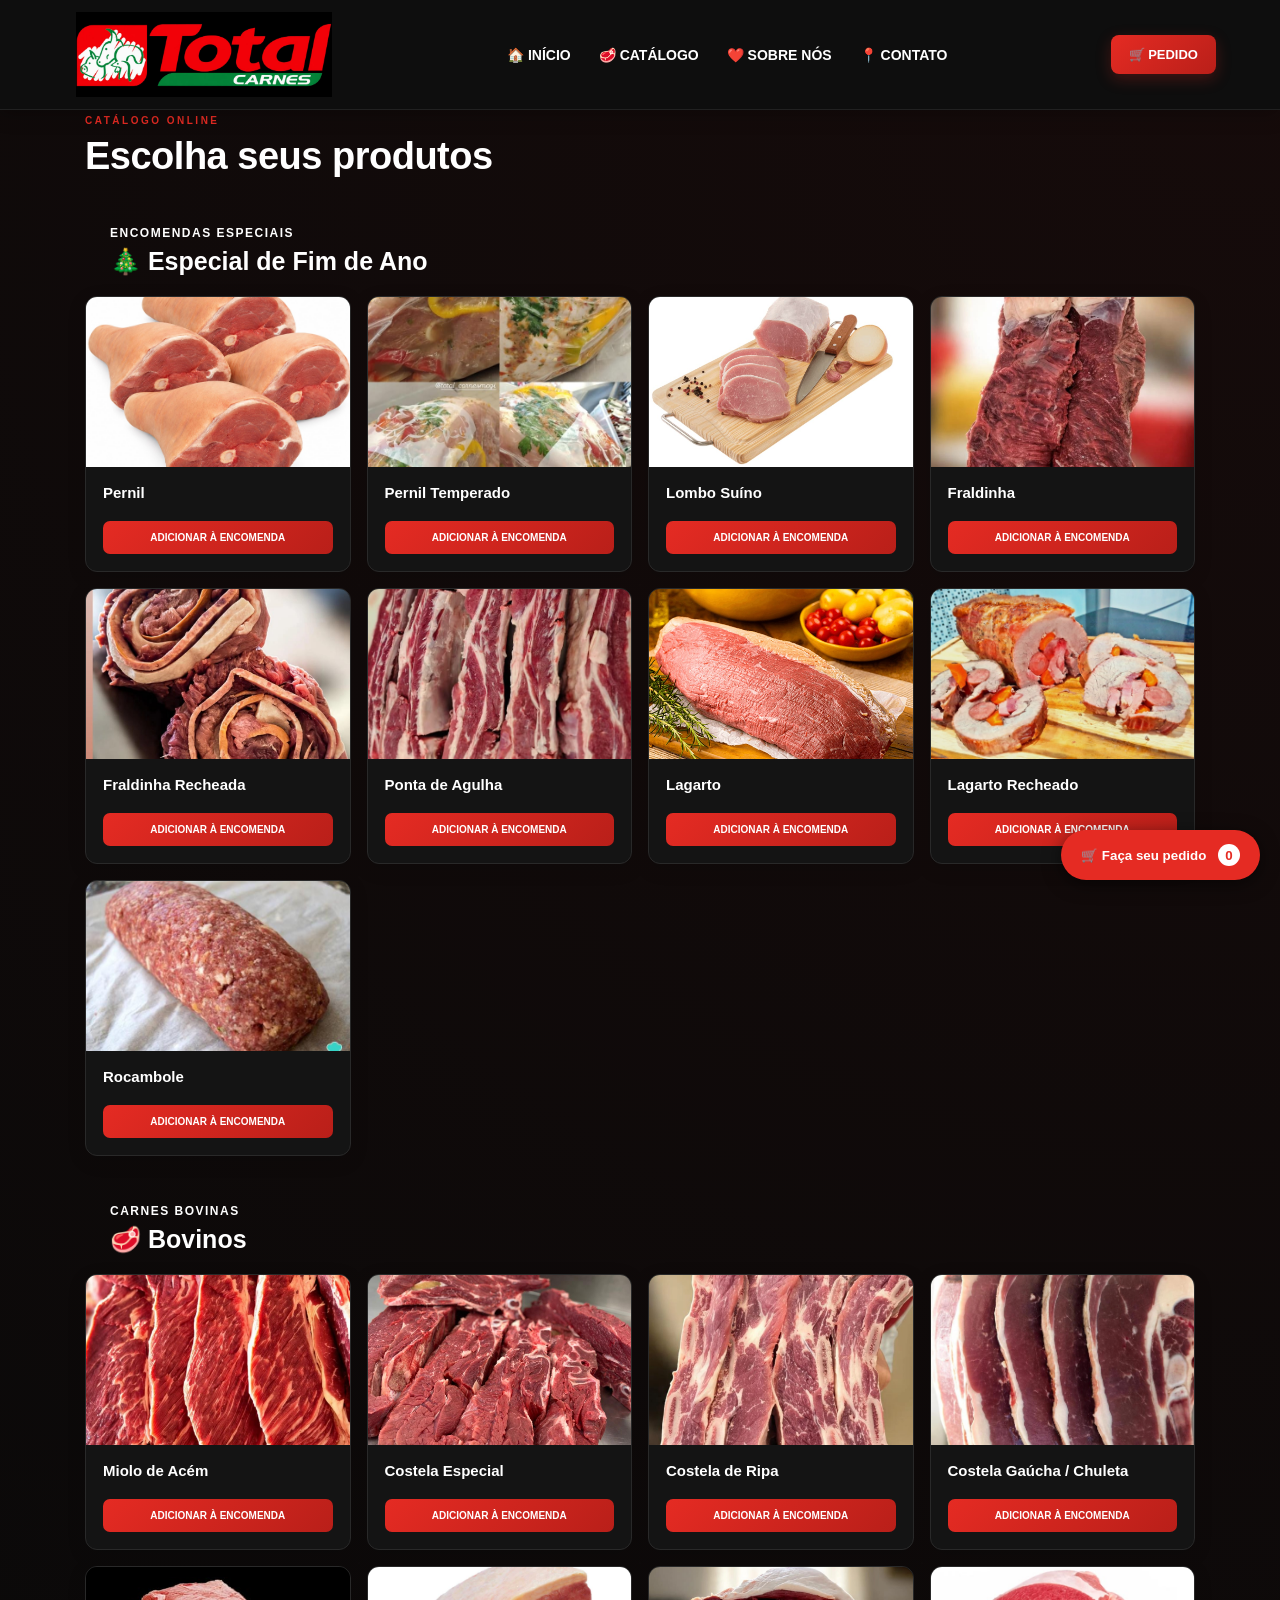
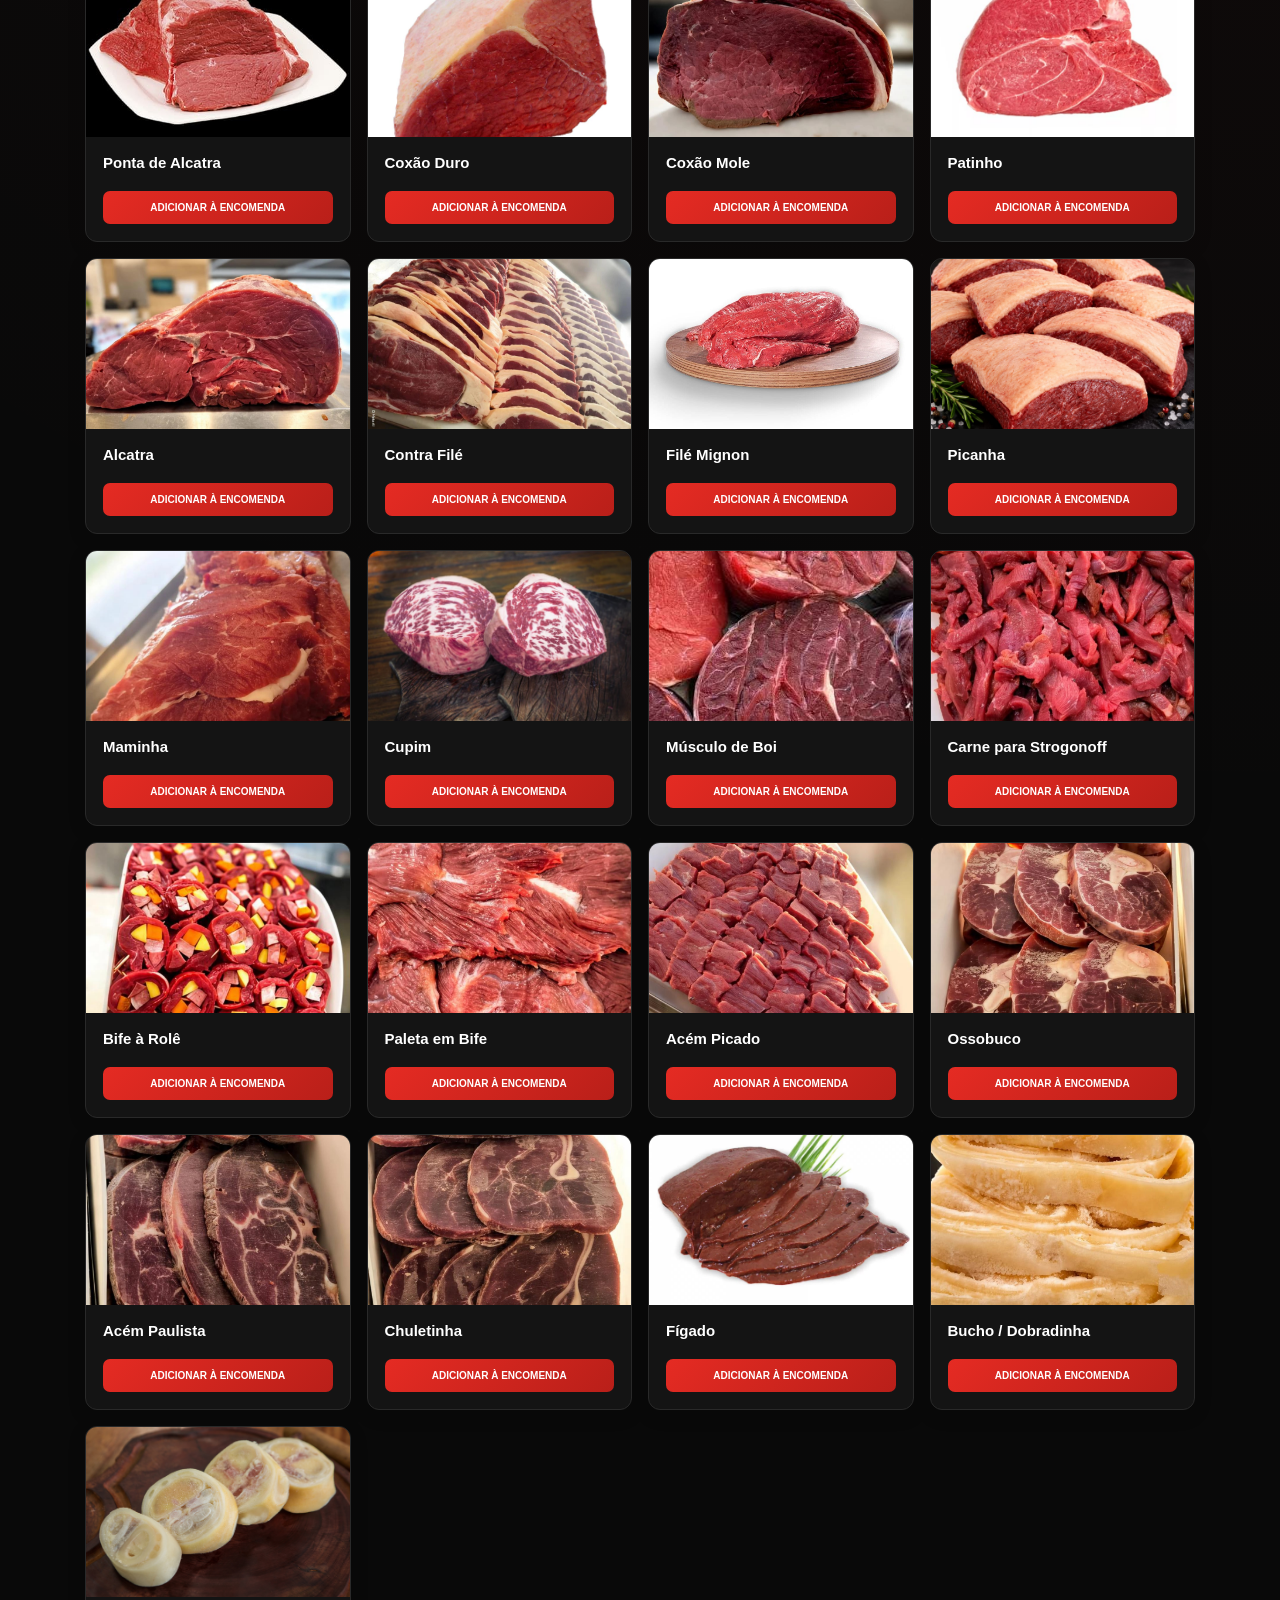
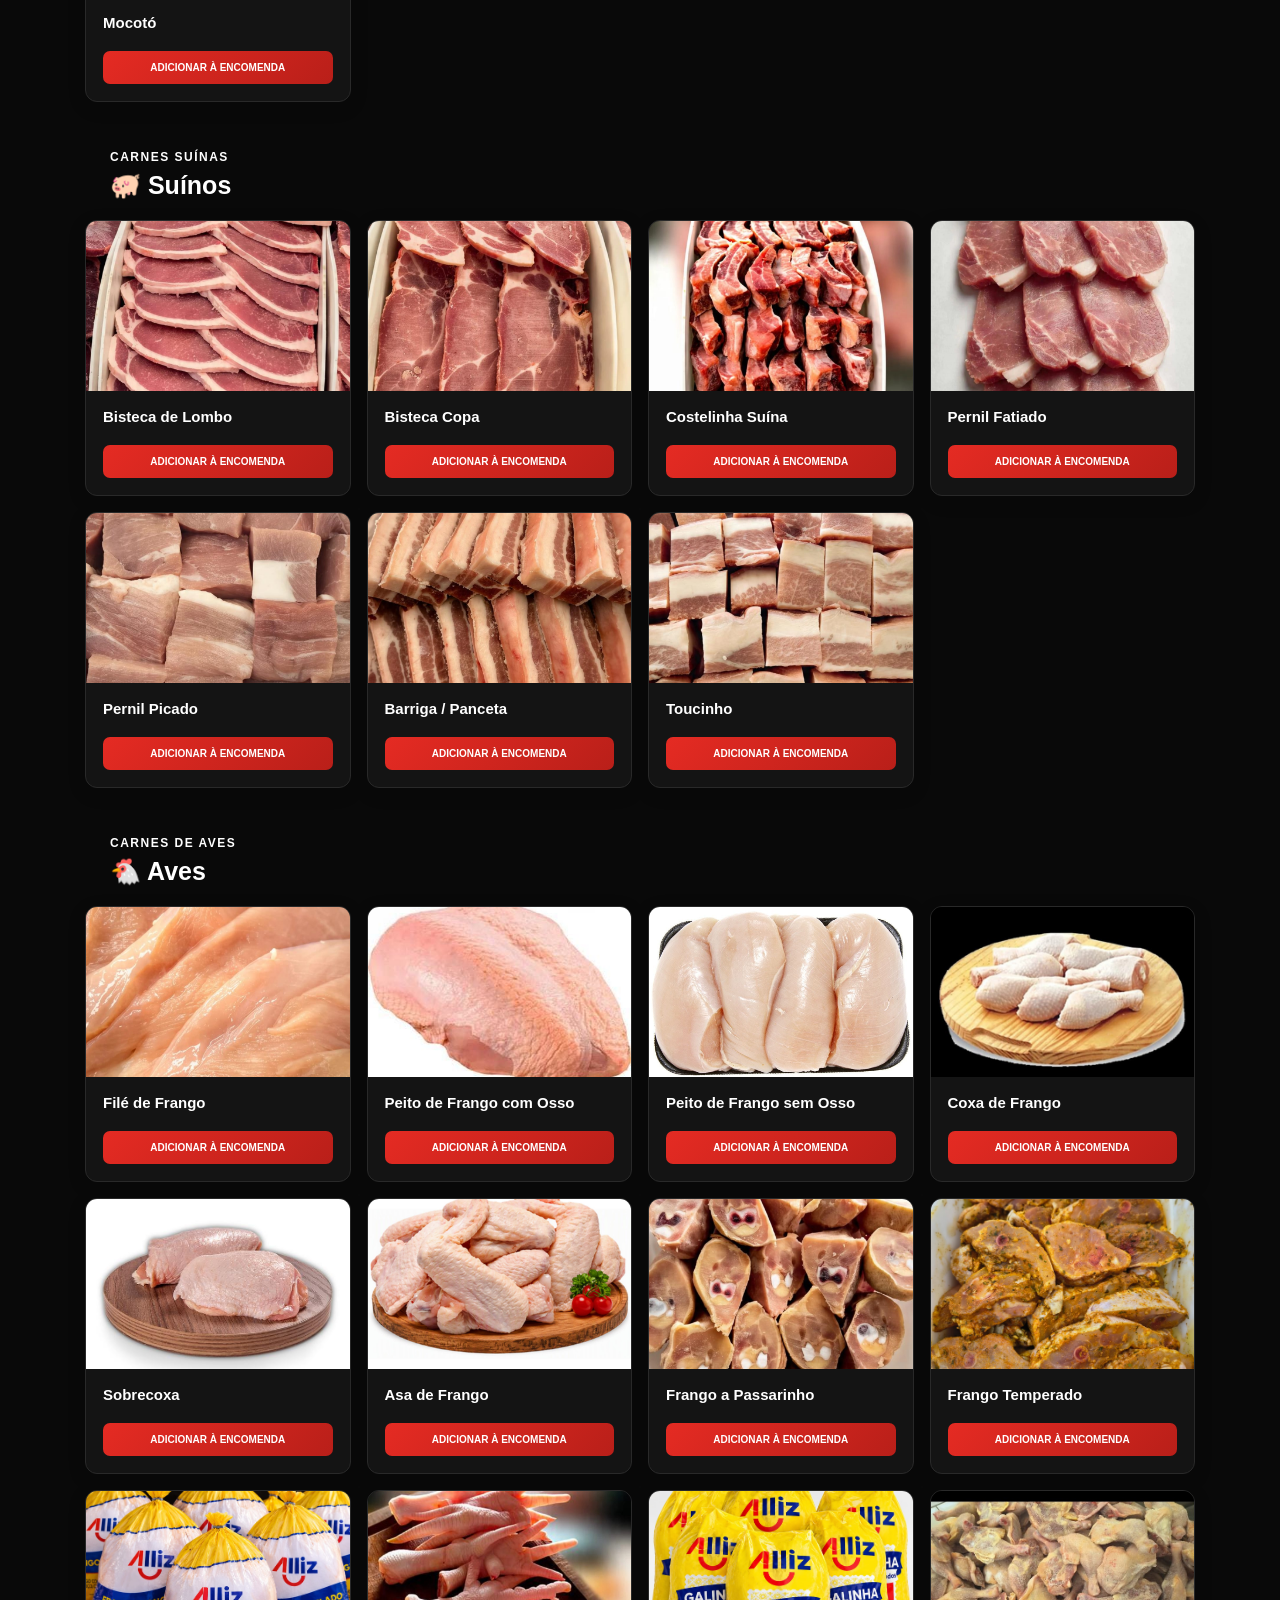
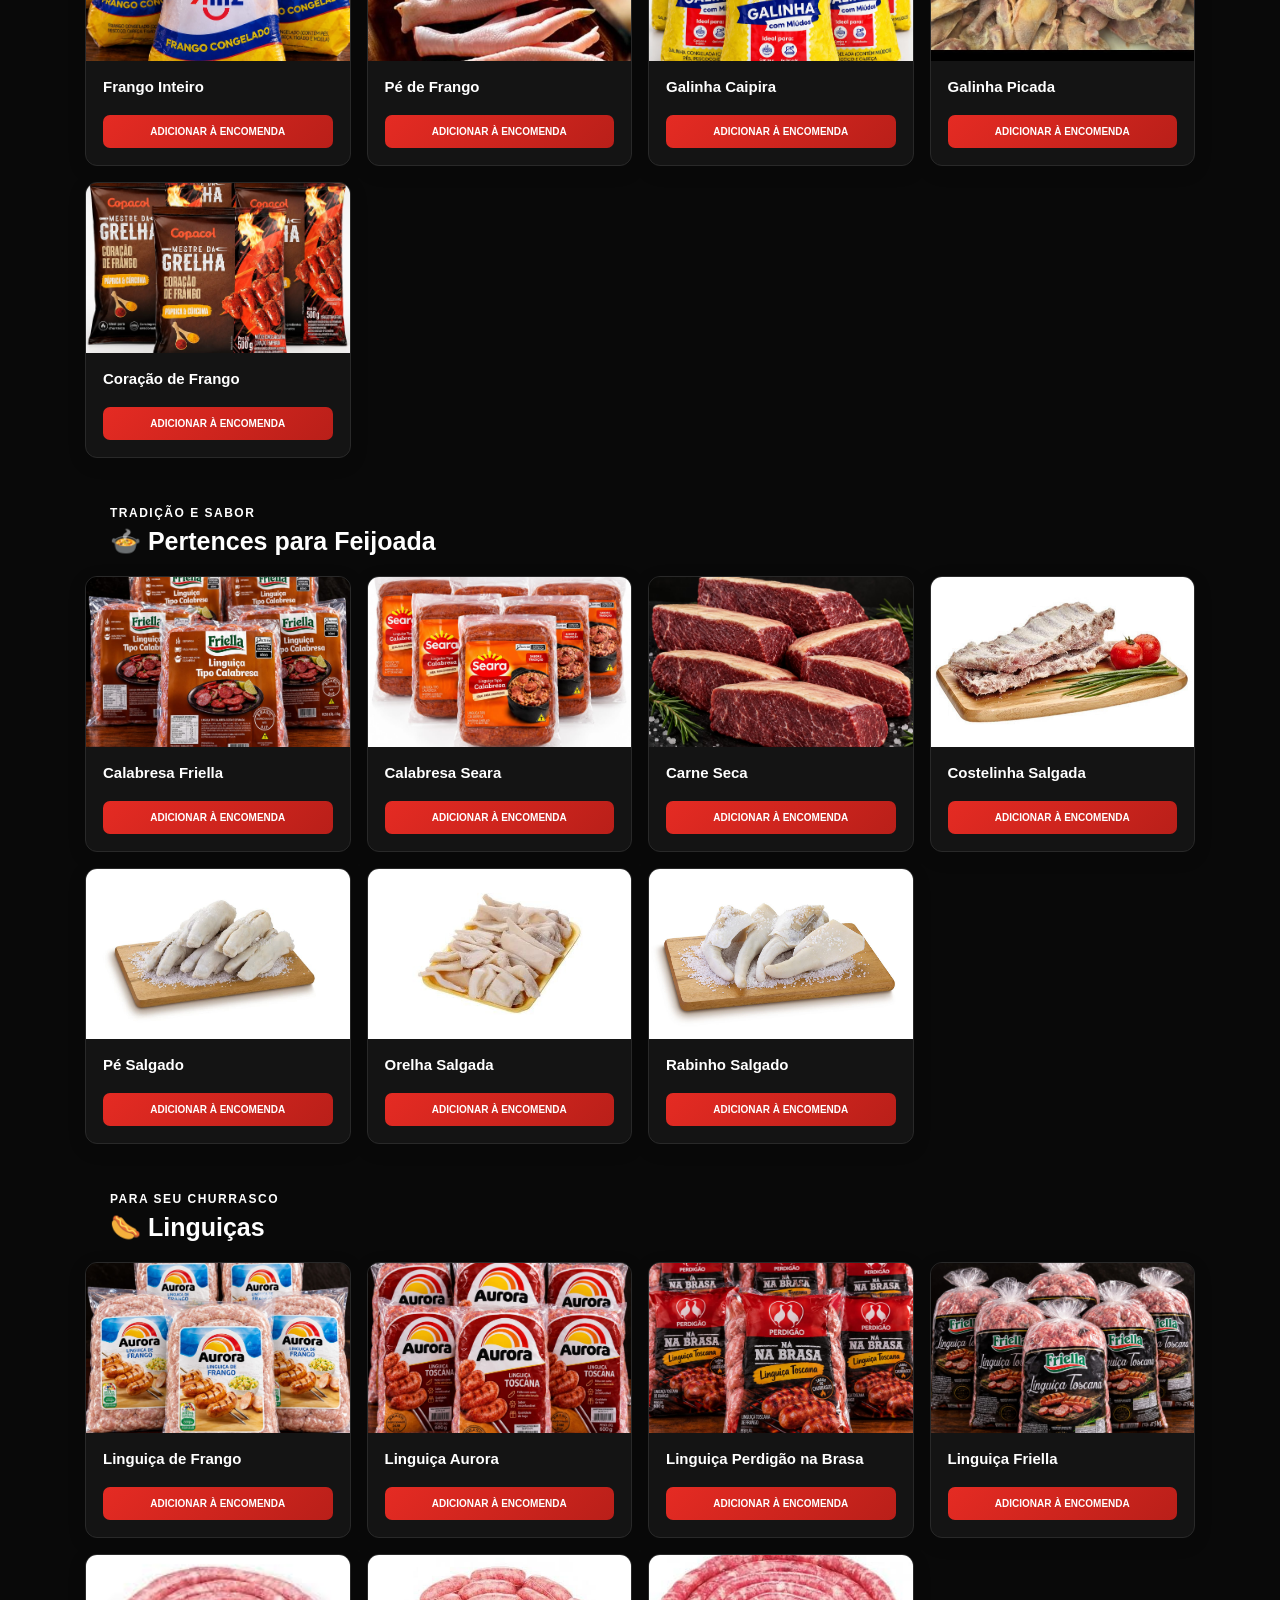
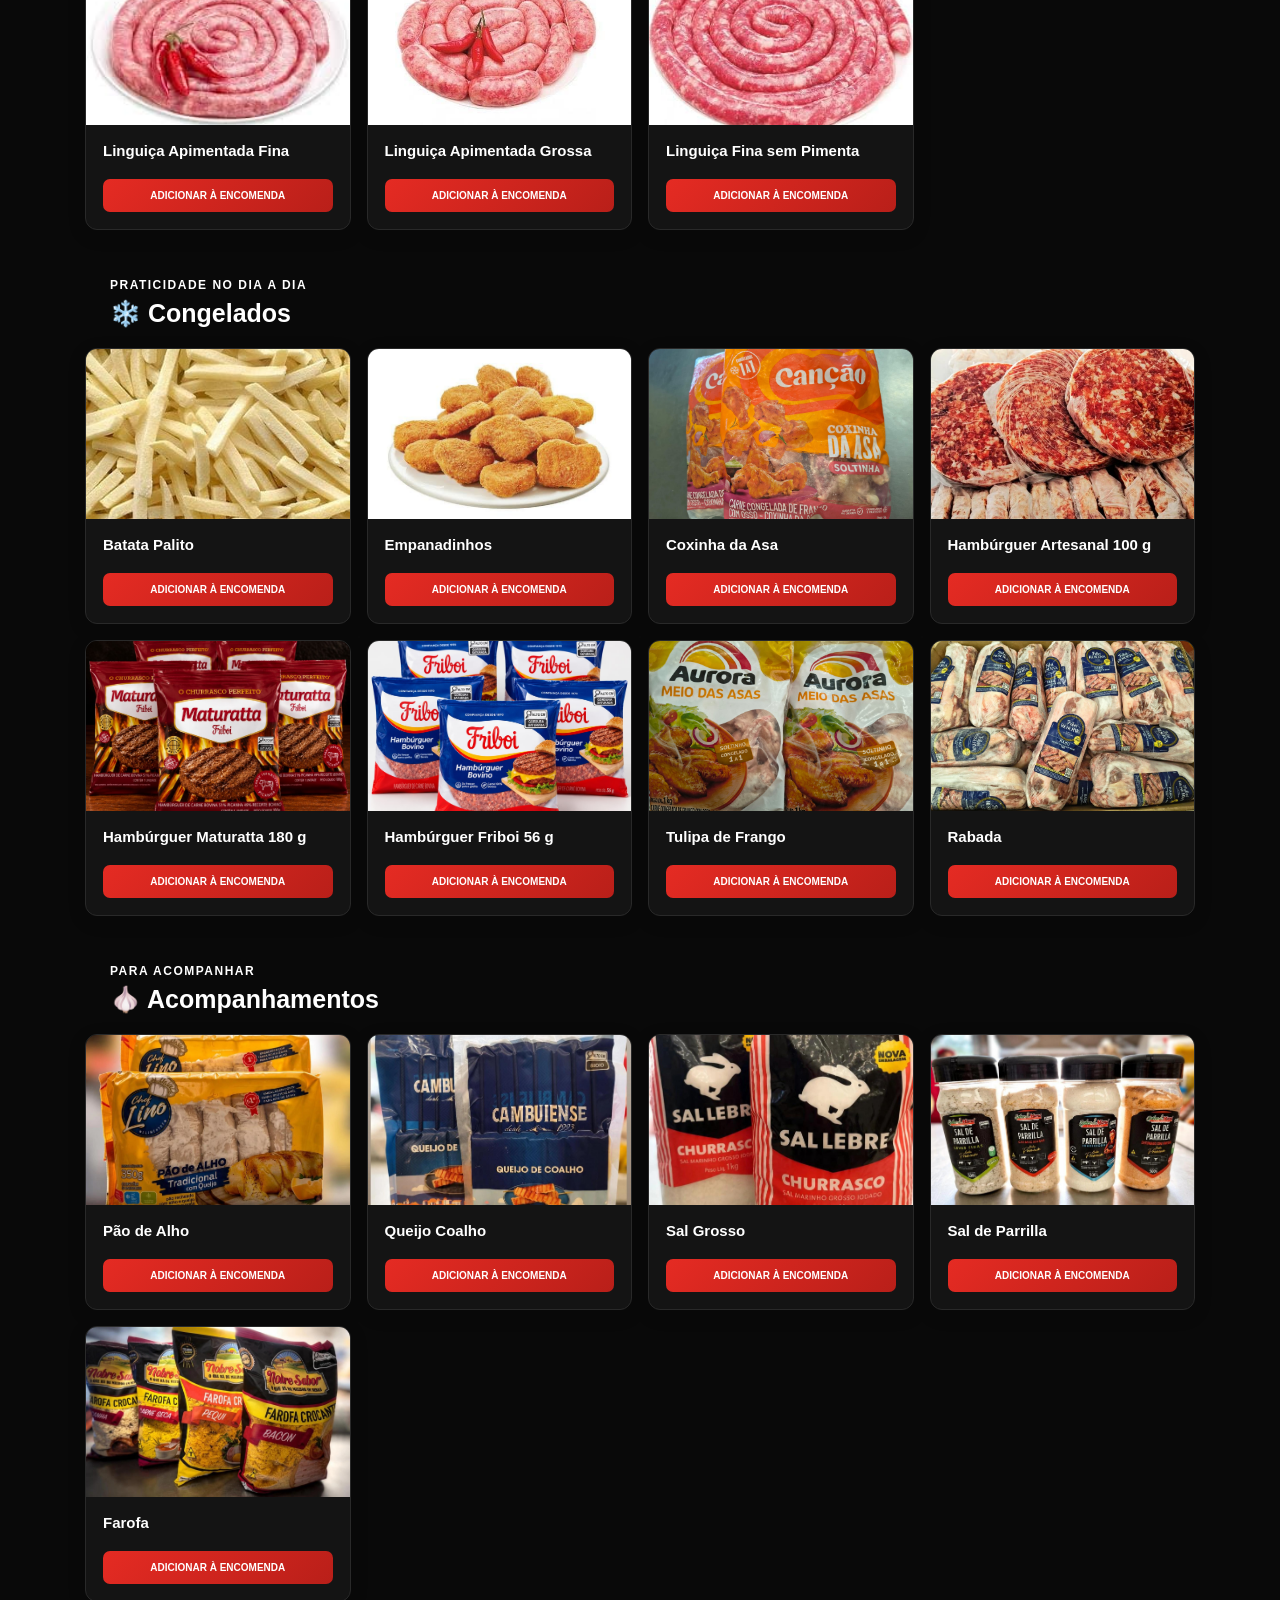
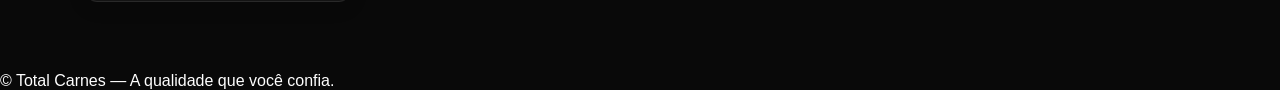
<file: catalogo.html>
<!DOCTYPE html>
<html lang="pt-BR">
<head>
    <meta charset="UTF-8">
    <meta name="viewport" content="width=device-width, initial-scale=1.0">
    <title>Catálogo | Total Carnes</title>
    <link rel="stylesheet" href="style.css">
</head>
<body>

<header>
   <div class="logo">
    <img src="rodape.jpg" alt="Total Carnes" class="logo-secundaria">
</div>
    <button
        class="menu-mobile"
        id="menuMobile"
        aria-label="Abrir menu">
        ☰
    </button>

    <nav id="menuNav">
        <a href="index.html">🏠 INÍCIO</a>
        <a href="catalogo.html">🥩 CATÁLOGO</a>
        <a href="sobre.html">❤️ SOBRE NÓS</a>
        <a href="contato.html">📍 CONTATO</a>
    </nav>

    <button class="pedido" onclick="abrirCarrinho()">
        🛒 PEDIDO
    </button>
</header>

<main>
<section class="catalogo" id="catalogo">

    <div class="titulo">
        <small>CATÁLOGO ONLINE</small>
        <h2>Escolha seus produtos</h2>
    </div>

    <!-- 1. ESPECIAL DE FIM DE ANO -->

    <div class="categoria-produtos">
        <small>ENCOMENDAS ESPECIAIS</small>
        <h2>🎄 Especial de Fim de Ano</h2>
    </div>

    <div class="produtos">

        <div class="produto">
            <div class="imagem">
                <img src="pernil.jpg" alt="Pernil">
            </div>
            <div class="produto-info">
                <h3>Pernil</h3>
                <button class="adicionar"
                    onclick="adicionarAoCarrinho('Pernil',0,'kg')">
                    ADICIONAR À ENCOMENDA
                </button>
            </div>
        </div>

        <div class="produto">
            <div class="imagem">
                <img src="perniltemperado.jpg" alt="Pernil Temperado">
            </div>
            <div class="produto-info">
                <h3>Pernil Temperado</h3>
                <button class="adicionar"
                    onclick="adicionarAoCarrinho('Pernil Temperado',0,'kg')">
                    ADICIONAR À ENCOMENDA
                </button>
            </div>
        </div>

        <div class="produto">
            <div class="imagem">
                <img src="lombo.jpg" alt="Lombo Suíno">
            </div>
            <div class="produto-info">
                <h3>Lombo Suíno</h3>
                <button class="adicionar"
                    onclick="adicionarAoCarrinho('Lombo Suíno',0,'kg')">
                    ADICIONAR À ENCOMENDA
                </button>
            </div>
        </div>

        <div class="produto">
            <div class="imagem">
                <img src="fraldinha.jpg" alt="Fraldinha">
            </div>
            <div class="produto-info">
                <h3>Fraldinha</h3>
                <button class="adicionar"
                    onclick="adicionarAoCarrinho('Fraldinha',0,'kg')">
                    ADICIONAR À ENCOMENDA
                </button>
            </div>
        </div>

        <div class="produto">
            <div class="imagem">
                <img src="Fraldinha Recheada.jpeg" alt="Fraldinha Recheada">
            </div>
            <div class="produto-info">
                <h3>Fraldinha Recheada</h3>
                <button class="adicionar"
                    onclick="adicionarAoCarrinho('Fraldinha Recheada',0,'kg')">
                    ADICIONAR À ENCOMENDA
                </button>
            </div>
        </div>

        <div class="produto">
            <div class="imagem">
                <img src="pontadeagulha.jpg" alt="Ponta de Agulha">
            </div>
            <div class="produto-info">
                <h3>Ponta de Agulha</h3>
                <button class="adicionar"
                    onclick="adicionarAoCarrinho('Ponta de Agulha',0,'kg')">
                    ADICIONAR À ENCOMENDA
                </button>
            </div>
        </div>

        <div class="produto">
            <div class="imagem">
                <img src="lagarto1.jpg" alt="Lagarto">
            </div>
            <div class="produto-info">
                <h3>Lagarto</h3>
                <button class="adicionar"
                    onclick="adicionarAoCarrinho('Lagarto',0,'kg')">
                    ADICIONAR À ENCOMENDA
                </button>
            </div>
        </div>

        <div class="produto">
            <div class="imagem">
                <img src="lagartotemperado.jpg" alt="Lagarto Recheado">
            </div>
            <div class="produto-info">
                <h3>Lagarto Recheado</h3>
                <button class="adicionar"
                    onclick="adicionarAoCarrinho('Lagarto Recheado',0,'kg')">
                    ADICIONAR À ENCOMENDA
                </button>
            </div>
        </div>

        <div class="produto">
            <div class="imagem">
                <img src="rocambole.jpg" alt="Rocambole">
            </div>
            <div class="produto-info">
                <h3>Rocambole</h3>
                <button class="adicionar"
                    onclick="adicionarAoCarrinho('Rocambole',0,'un')">
                    ADICIONAR À ENCOMENDA
                </button>
            </div>
        </div>

    </div>

    <!-- 2. BOVINOS -->

    <div class="categoria-produtos">
        <small>CARNES BOVINAS</small>
        <h2>🥩 Bovinos</h2>
    </div>

    <div class="produtos">
        <div class="produto">
            <div class="imagem">
                <img src="miolodeacem.jpg" alt="Miolo de Acém">
            </div>
            <div class="produto-info">
                <h3>Miolo de Acém</h3>
                <button class="adicionar" onclick="adicionarAoCarrinho('Miolo de Acém',0,'kg')">ADICIONAR À ENCOMENDA</button>
            </div>
        </div>

        <div class="produto">
            <div class="imagem">
                <img src="costelaespecial.jpg" alt="Costela Especial">
            </div>
            <div class="produto-info">
                <h3>Costela Especial</h3>
                <button class="adicionar" onclick="adicionarAoCarrinho('Costela Especial',0,'kg')">ADICIONAR À ENCOMENDA</button>
            </div>
        </div>

        <div class="produto">
            <div class="imagem">
                <img src="costelalderipa.jpg" alt="Costela de Ripa">
            </div>
            <div class="produto-info">
                <h3>Costela de Ripa</h3>
                <button class="adicionar" onclick="adicionarAoCarrinho('Costela de Ripa',0,'kg')">ADICIONAR À ENCOMENDA</button>
            </div>
        </div>

        <div class="produto">
            <div class="imagem">
                <img src="chuleta.jpg" alt="Costela Gaúcha">
            </div>
            <div class="produto-info">
                <h3>Costela Gaúcha / Chuleta</h3>
                <button class="adicionar" onclick="adicionarAoCarrinho('Costela Gaúcha / Chuleta',0,'kg')">ADICIONAR À ENCOMENDA</button>
            </div>
        </div>

        <div class="produto">
            <div class="imagem">
                <img src="pontadealcatra.jpg" alt="Ponta de Alcatra">
            </div>
            <div class="produto-info">
                <h3>Ponta de Alcatra</h3>
                <button class="adicionar" onclick="adicionarAoCarrinho('Ponta de Alcatra',0,'kg')">ADICIONAR À ENCOMENDA</button>
            </div>
        </div>

        <div class="produto">
            <div class="imagem">
                <img src="coxaoduro.jpg" alt="Coxão Duro">
            </div>
            <div class="produto-info">
                <h3>Coxão Duro</h3>
                <button class="adicionar" onclick="adicionarAoCarrinho('Coxão Duro',0,'kg')">ADICIONAR À ENCOMENDA</button>
            </div>
        </div>

        <div class="produto">
            <div class="imagem">
                <img src="coxaomole.jpg" alt="Coxão Mole">
            </div>
            <div class="produto-info">
                <h3>Coxão Mole</h3>
                <button class="adicionar" onclick="adicionarAoCarrinho('Coxão Mole',0,'kg')">ADICIONAR À ENCOMENDA</button>
            </div>
        </div>

        <div class="produto">
            <div class="imagem">
                <img src="patinho.jpg" alt="Patinho">
            </div>
            <div class="produto-info">
                <h3>Patinho</h3>
                <button class="adicionar" onclick="adicionarAoCarrinho('Patinho',0,'kg')">ADICIONAR À ENCOMENDA</button>
            </div>
        </div>

        <div class="produto">
            <div class="imagem">
                <img src="alcatra.jpg" alt="Alcatra">
            </div>
            <div class="produto-info">
                <h3>Alcatra</h3>
                <button class="adicionar" onclick="adicionarAoCarrinho('Alcatra',0,'kg')">ADICIONAR À ENCOMENDA</button>
            </div>
        </div>

        <div class="produto">
            <div class="imagem">
                <img src="contra.jpg" alt="Contra Filé">
            </div>
            <div class="produto-info">
                <h3>Contra Filé</h3>
                <button class="adicionar" onclick="adicionarAoCarrinho('Contra Filé',0,'kg')">ADICIONAR À ENCOMENDA</button>
            </div>
        </div>

        <div class="produto">
            <div class="imagem">
                <img src="filemignon.jpg" alt="Filé Mignon">
            </div>
            <div class="produto-info">
                <h3>Filé Mignon</h3>
                <button class="adicionar" onclick="adicionarAoCarrinho('Filé Mignon',0,'kg')">ADICIONAR À ENCOMENDA</button>
            </div>
        </div>

        <div class="produto">
            <div class="imagem">
                <img src="picanha.jpg" alt="Picanha">
            </div>
            <div class="produto-info">
                <h3>Picanha</h3>
                <button class="adicionar" onclick="adicionarAoCarrinho('Picanha',0,'kg')">ADICIONAR À ENCOMENDA</button>
            </div>
        </div>

        <div class="produto">
            <div class="imagem">
                <img src="maminha.jpg" alt="Maminha">
            </div>
            <div class="produto-info">
                <h3>Maminha</h3>
                <button class="adicionar" onclick="adicionarAoCarrinho('Maminha',0,'kg')">ADICIONAR À ENCOMENDA</button>
            </div>
        </div>

        <div class="produto">
            <div class="imagem">
                <img src="cupim.jpg" alt="Cupim">
            </div>
            <div class="produto-info">
                <h3>Cupim</h3>
                <button class="adicionar" onclick="adicionarAoCarrinho('Cupim',0,'kg')">ADICIONAR À ENCOMENDA</button>
            </div>
        </div>

        <div class="produto">
            <div class="imagem">
                <img src="musculo.jpg" alt="Músculo de Boi">
            </div>
            <div class="produto-info">
                <h3>Músculo de Boi</h3>
                <button class="adicionar" onclick="adicionarAoCarrinho('Músculo de Boi',0,'kg')">ADICIONAR À ENCOMENDA</button>
            </div>
        </div>

        <div class="produto">
            <div class="imagem">
                <img src="strogonoff.jpg" alt="Carne para Strogonoff">
            </div>
            <div class="produto-info">
                <h3>Carne para Strogonoff</h3>
                <button class="adicionar" onclick="adicionarAoCarrinho('Carne para Strogonoff',0,'kg')">ADICIONAR À ENCOMENDA</button>
            </div>
        </div>

        <div class="produto">
            <div class="imagem">
                <img src="bifearole.jpg" alt="Bife à Rolê">
            </div>
            <div class="produto-info">
                <h3>Bife à Rolê</h3>
                <button class="adicionar" onclick="adicionarAoCarrinho('Bife à Rolê',0,'kg')">ADICIONAR À ENCOMENDA</button>
            </div>
        </div>

        <div class="produto">
            <div class="imagem">
                <img src="paleta.jpg" alt="Paleta em Bife">
            </div>
            <div class="produto-info">
                <h3>Paleta em Bife</h3>
                <button class="adicionar" onclick="adicionarAoCarrinho('Paleta em Bife',0,'kg')">ADICIONAR À ENCOMENDA</button>
            </div>
        </div>

        <div class="produto">
            <div class="imagem">
                <img src="acempicado.jpg" alt="Acém Picado">
            </div>
            <div class="produto-info">
                <h3>Acém Picado</h3>
                <button class="adicionar" onclick="adicionarAoCarrinho('Acém Picado',0,'kg')">ADICIONAR À ENCOMENDA</button>
            </div>
        </div>

        <div class="produto">
            <div class="imagem">
                <img src="ossobuco.jpg" alt="Ossobuco">
            </div>
            <div class="produto-info">
                <h3>Ossobuco</h3>
                <button class="adicionar" onclick="adicionarAoCarrinho('Ossobuco',0,'kg')">ADICIONAR À ENCOMENDA</button>
            </div>
        </div>

        <div class="produto">
            <div class="imagem">
                <img src="acempaulista.jpg" alt="Acém Paulista">
            </div>
            <div class="produto-info">
                <h3>Acém Paulista</h3>
                <button class="adicionar" onclick="adicionarAoCarrinho('Acém Paulista',0,'kg')">ADICIONAR À ENCOMENDA</button>
            </div>
        </div>

        <div class="produto">
            <div class="imagem">
                <img src="chuletinha.jpg" alt="Chuletinha">
            </div>
            <div class="produto-info">
                <h3>Chuletinha</h3>
                <button class="adicionar" onclick="adicionarAoCarrinho('Chuletinha',0,'kg')">ADICIONAR À ENCOMENDA</button>
            </div>
        </div>

        <div class="produto">
            <div class="imagem">
                <img src="figado.jpg" alt="Fígado">
            </div>
            <div class="produto-info">
                <h3>Fígado</h3>
                <button class="adicionar" onclick="adicionarAoCarrinho('Fígado',0,'kg')">ADICIONAR À ENCOMENDA</button>
            </div>
        </div>

        <div class="produto">
            <div class="imagem">
                <img src="bucho.jpg" alt="Bucho / Dobradinha">
            </div>
            <div class="produto-info">
                <h3>Bucho / Dobradinha</h3>
                <button class="adicionar" onclick="adicionarAoCarrinho('Bucho / Dobradinha',0,'kg')">ADICIONAR À ENCOMENDA</button>
            </div>
        </div>

        <div class="produto">
            <div class="imagem">
                <img src="mocoto.jpg" alt="Mocotó">
            </div>
            <div class="produto-info">
                <h3>Mocotó</h3>
                <button class="adicionar" onclick="adicionarAoCarrinho('Mocotó',0,'kg')">ADICIONAR À ENCOMENDA</button>
            </div>
        </div>

    </div>

    <!-- FIM DA CATEGORIA BOVINOS -->

        <!-- 3. SUÍNOS -->

    <div class="categoria-produtos">
        <small>CARNES SUÍNAS</small>
        <h2>🐖 Suínos</h2>
    </div>

    <div class="produtos">

        <div class="produto">
            <div class="imagem">
                <img src="bistecalombo.jpg" alt="Bisteca de Lombo">
            </div>
            <div class="produto-info">
                <h3>Bisteca de Lombo</h3>
                <button class="adicionar" onclick="adicionarAoCarrinho('Bisteca de Lombo',0,'kg')">ADICIONAR À ENCOMENDA</button>
            </div>
        </div>

        <div class="produto">
            <div class="imagem">
                <img src="bistecacopa.jpg" alt="Bisteca Copa">
            </div>
            <div class="produto-info">
                <h3>Bisteca Copa</h3>
                <button class="adicionar" onclick="adicionarAoCarrinho('Bisteca Copa',0,'kg')">ADICIONAR À ENCOMENDA</button>
            </div>
        </div>

        <div class="produto">
            <div class="imagem">
                <img src="costelinha.jpg" alt="Costelinha Suína">
            </div>
            <div class="produto-info">
                <h3>Costelinha Suína</h3>
                <button class="adicionar" onclick="adicionarAoCarrinho('Costelinha Suína',0,'kg')">ADICIONAR À ENCOMENDA</button>
            </div>
        </div>

        <div class="produto">
            <div class="imagem">
                <img src="pernilfatiado.jpg" alt="Pernil Fatiado">
            </div>
            <div class="produto-info">
                <h3>Pernil Fatiado</h3>
                <button class="adicionar" onclick="adicionarAoCarrinho('Pernil Fatiado',0,'kg')">ADICIONAR À ENCOMENDA</button>
            </div>
        </div>

        <div class="produto">
            <div class="imagem">
                <img src="pernilpicado.jpg" alt="Pernil Picado">
            </div>
            <div class="produto-info">
                <h3>Pernil Picado</h3>
                <button class="adicionar" onclick="adicionarAoCarrinho('Pernil Picado',0,'kg')">ADICIONAR À ENCOMENDA</button>
            </div>
        </div>

        <div class="produto">
            <div class="imagem">
                <img src="barriga.jpg" alt="Barriga / Panceta">
            </div>
            <div class="produto-info">
                <h3>Barriga / Panceta</h3>
                <button class="adicionar" onclick="adicionarAoCarrinho('Barriga / Panceta',0,'kg')">ADICIONAR À ENCOMENDA</button>
            </div>
        </div>

        <div class="produto">
            <div class="imagem">
                <img src="toucinho.jpg" alt="Toucinho">
            </div>
            <div class="produto-info">
                <h3>Toucinho</h3>
                <button class="adicionar" onclick="adicionarAoCarrinho('Toucinho',0,'kg')">ADICIONAR À ENCOMENDA</button>
            </div>
        </div>

    </div>

    <!-- 4. AVES -->

    <div class="categoria-produtos">
        <small>CARNES DE AVES</small>
        <h2>🐔 Aves</h2>
    </div>

    <div class="produtos">

        <div class="produto">
            <div class="imagem">
                <img src="filedefrango.jpg" alt="Filé de Frango">
            </div>
            <div class="produto-info">
                <h3>Filé de Frango</h3>
                <button class="adicionar" onclick="adicionarAoCarrinho('Filé de Frango',0,'kg')">ADICIONAR À ENCOMENDA</button>
            </div>
        </div>

        <div class="produto">
            <div class="imagem">
                <img src="peitocosso.jpg" alt="Peito de Frango com Osso">
            </div>
            <div class="produto-info">
                <h3>Peito de Frango com Osso</h3>
                <button class="adicionar" onclick="adicionarAoCarrinho('Peito de Frango com Osso',0,'kg')">ADICIONAR À ENCOMENDA</button>
            </div>
        </div>

        <div class="produto">
            <div class="imagem">
                <img src="peitosemosso.jpg" alt="Peito de Frango sem Osso">
            </div>
            <div class="produto-info">
                <h3>Peito de Frango sem Osso</h3>
                <button class="adicionar" onclick="adicionarAoCarrinho('Peito de Frango sem Osso',0,'kg')">ADICIONAR À ENCOMENDA</button>
            </div>
        </div>

        <div class="produto">
            <div class="imagem">
                <img src="coxa.jpg" alt="Coxa de Frango">
            </div>
            <div class="produto-info">
                <h3>Coxa de Frango</h3>
                <button class="adicionar" onclick="adicionarAoCarrinho('Coxa de Frango',0,'kg')">ADICIONAR À ENCOMENDA</button>
            </div>
        </div>

        <div class="produto">
            <div class="imagem">
                <img src="sobrecoxa.jpg" alt="Sobrecoxa">
            </div>
            <div class="produto-info">
                <h3>Sobrecoxa</h3>
                <button class="adicionar" onclick="adicionarAoCarrinho('Sobrecoxa',0,'kg')">ADICIONAR À ENCOMENDA</button>
            </div>
        </div>

        <div class="produto">
            <div class="imagem">
                <img src="asa.jpg" alt="Asa de Frango">
            </div>
            <div class="produto-info">
                <h3>Asa de Frango</h3>
                <button class="adicionar" onclick="adicionarAoCarrinho('Asa de Frango',0,'kg')">ADICIONAR À ENCOMENDA</button>
            </div>
        </div>

        <div class="produto">
            <div class="imagem">
                <img src="frangopassarinho.jpg" alt="Frango a Passarinho">
            </div>
            <div class="produto-info">
                <h3>Frango a Passarinho</h3>
                <button class="adicionar" onclick="adicionarAoCarrinho('Frango a Passarinho',0,'kg')">ADICIONAR À ENCOMENDA</button>
            </div>
        </div>

        <div class="produto">
            <div class="imagem">
                <img src="temperado.jpg" alt="Frango Temperado">
            </div>
            <div class="produto-info">
                <h3>Frango Temperado</h3>
                <button class="adicionar" onclick="adicionarAoCarrinho('Frango Temperado',0,'kg')">ADICIONAR À ENCOMENDA</button>
            </div>
        </div>

        <div class="produto">
            <div class="imagem">
                <img src="frango.jpg" alt="Frango Inteiro">
            </div>
            <div class="produto-info">
                <h3>Frango Inteiro</h3>
                <button class="adicionar" onclick="adicionarAoCarrinho('Frango Inteiro',0,'un')">ADICIONAR À ENCOMENDA</button>
            </div>
        </div>

        <div class="produto">
            <div class="imagem">
                <img src="pedefrango.jpg" alt="Pé de Frango">
            </div>
            <div class="produto-info">
                <h3>Pé de Frango</h3>
                <button class="adicionar" onclick="adicionarAoCarrinho('Pé de Frango',0,'kg')">ADICIONAR À ENCOMENDA</button>
            </div>
        </div>

        <div class="produto">
            <div class="imagem">
                <img src="galinha.jpg" alt="Galinha Caipira">
            </div>
            <div class="produto-info">
                <h3>Galinha Caipira</h3>
                <button class="adicionar" onclick="adicionarAoCarrinho('Galinha Caipira',0,'un')">ADICIONAR À ENCOMENDA</button>
            </div>
        </div>

        <div class="produto">
            <div class="imagem">
                <img src="galinhapicada.jpg" alt="Galinha Picada">
            </div>
            <div class="produto-info">
                <h3>Galinha Picada</h3>
                <button class="adicionar" onclick="adicionarAoCarrinho('Galinha Picada',0,'kg')">ADICIONAR À ENCOMENDA</button>
            </div>
        </div>

        <div class="produto">
            <div class="imagem">
                <img src="coracao.jpg" alt="Coração de Frango">
            </div>
            <div class="produto-info">
                <h3>Coração de Frango</h3>
                <button class="adicionar" onclick="adicionarAoCarrinho('Coração de Frango',0,'kg')">ADICIONAR À ENCOMENDA</button>
            </div>
        </div>

    </div>
    <!-- 5. PERTENCES PARA FEIJOADA -->

    <div class="categoria-produtos">
        <small>TRADIÇÃO E SABOR</small>
        <h2>🍲 Pertences para Feijoada</h2>
    </div>

    <div class="produtos">

        <div class="produto">
            <div class="imagem">
                <img src="calabresafriella.jpg" alt="Calabresa Friella">
            </div>
            <div class="produto-info">
                <h3>Calabresa Friella</h3>
                <button class="adicionar" onclick="adicionarAoCarrinho('Calabresa Friella',0,'kg')">ADICIONAR À ENCOMENDA</button>
            </div>
        </div>

        <div class="produto">
            <div class="imagem">
                <img src="calabresaseara.jpg" alt="Calabresa Seara">
            </div>
            <div class="produto-info">
                <h3>Calabresa Seara</h3>
                <button class="adicionar" onclick="adicionarAoCarrinho('Calabresa Seara',0,'kg')">ADICIONAR À ENCOMENDA</button>
            </div>
        </div>

        <div class="produto">
            <div class="imagem">
                <img src="carneseca.jpg" alt="Carne Seca">
            </div>
            <div class="produto-info">
                <h3>Carne Seca</h3>
                <button class="adicionar" onclick="adicionarAoCarrinho('Carne Seca',0,'kg')">ADICIONAR À ENCOMENDA</button>
            </div>
        </div>

        <div class="produto">
            <div class="imagem">
                <img src="costelinhasalgada.jpg" alt="Costelinha Salgada">
            </div>
            <div class="produto-info">
                <h3>Costelinha Salgada</h3>
                <button class="adicionar" onclick="adicionarAoCarrinho('Costelinha Salgada',0,'kg')">ADICIONAR À ENCOMENDA</button>
            </div>
        </div>

        <div class="produto">
            <div class="imagem">
                <img src="pe.jpg" alt="Pé Salgado">
            </div>
            <div class="produto-info">
                <h3>Pé Salgado</h3>
                <button class="adicionar" onclick="adicionarAoCarrinho('Pé Salgado',0,'kg')">ADICIONAR À ENCOMENDA</button>
            </div>
        </div>

        <div class="produto">
            <div class="imagem">
                <img src="orelha.jpg" alt="Orelha Salgada">
            </div>
            <div class="produto-info">
                <h3>Orelha Salgada</h3>
                <button class="adicionar" onclick="adicionarAoCarrinho('Orelha Salgada',0,'kg')">ADICIONAR À ENCOMENDA</button>
            </div>
        </div>

        <div class="produto">
            <div class="imagem">
                <img src="rabo.jpg" alt="Rabinho Salgado">
            </div>
            <div class="produto-info">
                <h3>Rabinho Salgado</h3>
                <button class="adicionar" onclick="adicionarAoCarrinho('Rabinho Salgado',0,'kg')">ADICIONAR À ENCOMENDA</button>
            </div>
        </div>

    </div>

    <!-- 6. LINGUIÇAS -->

    <div class="categoria-produtos">
        <small>PARA SEU CHURRASCO</small>
        <h2>🌭 Linguiças</h2>
    </div>

    <div class="produtos">

        <div class="produto">
            <div class="imagem">
                <img src="linguiçafrango.jpg" alt="Linguiça de Frango">
            </div>
            <div class="produto-info">
                <h3>Linguiça de Frango</h3>
                <button class="adicionar" onclick="adicionarAoCarrinho('Linguiça de Frango',0,'kg')">ADICIONAR À ENCOMENDA</button>
            </div>
        </div>

        <div class="produto">
            <div class="imagem">
                <img src="aurora.jpg" alt="Linguiça Aurora">
            </div>
            <div class="produto-info">
                <h3>Linguiça Aurora</h3>
                <button class="adicionar" onclick="adicionarAoCarrinho('Linguiça Aurora',0,'kg')">ADICIONAR À ENCOMENDA</button>
            </div>
        </div>

        <div class="produto">
            <div class="imagem">
                <img src="nabrasa.jpg" alt="Linguiça Perdigão na Brasa">
            </div>
            <div class="produto-info">
                <h3>Linguiça Perdigão na Brasa</h3>
                <button class="adicionar" onclick="adicionarAoCarrinho('Linguiça Perdigão na Brasa',0,'kg')">ADICIONAR À ENCOMENDA</button>
            </div>
        </div>

        <div class="produto">
            <div class="imagem">
                <img src="friella.jpg" alt="Linguiça Friella">
            </div>
            <div class="produto-info">
                <h3>Linguiça Friella</h3>
                <button class="adicionar" onclick="adicionarAoCarrinho('Linguiça Friella',0,'kg')">ADICIONAR À ENCOMENDA</button>
            </div>
        </div>

        <div class="produto">
            <div class="imagem">
                <img src="apimentadafina.jpg" alt="Linguiça Apimentada Fina">
            </div>
            <div class="produto-info">
                <h3>Linguiça Apimentada Fina</h3>
                <button class="adicionar" onclick="adicionarAoCarrinho('Linguiça Apimentada Fina',0,'kg')">ADICIONAR À ENCOMENDA</button>
            </div>
        </div>

        <div class="produto">
            <div class="imagem">
                <img src="apimentadagrossa.jpg" alt="Linguiça Apimentada Grossa">
            </div>
            <div class="produto-info">
                <h3>Linguiça Apimentada Grossa</h3>
                <button class="adicionar" onclick="adicionarAoCarrinho('Linguiça Apimentada Grossa',0,'kg')">ADICIONAR À ENCOMENDA</button>
            </div>
        </div>

        <div class="produto">
            <div class="imagem">
                <img src="fina.jpg" alt="Linguiça Fina sem Pimenta">
            </div>
            <div class="produto-info">
                <h3>Linguiça Fina sem Pimenta</h3>
                <button class="adicionar" onclick="adicionarAoCarrinho('Linguiça Fina sem Pimenta',0,'kg')">ADICIONAR À ENCOMENDA</button>
            </div>
        </div>

    </div>

    <!-- 7. CONGELADOS -->

    <div class="categoria-produtos">
        <small>PRATICIDADE NO DIA A DIA</small>
        <h2>❄️ Congelados</h2>
    </div>

    <div class="produtos">

        <div class="produto">
            <div class="imagem">
                <img src="batata.jpg" alt="Batata Palito">
            </div>
            <div class="produto-info">
                <h3>Batata Palito</h3>
                <button class="adicionar" onclick="adicionarAoCarrinho('Batata Palito',0,'un')">ADICIONAR À ENCOMENDA</button>
            </div>
        </div>

        <div class="produto">
            <div class="imagem">
                <img src="chickenitos.jpg" alt="Empanadinhos">
            </div>
            <div class="produto-info">
                <h3>Empanadinhos</h3>
                <button class="adicionar" onclick="adicionarAoCarrinho('Empanadinhos',0,'un')">ADICIONAR À ENCOMENDA</button>
            </div>
        </div>

        <div class="produto">
            <div class="imagem">
                <img src="coxinhadaasa.jpg" alt="Coxinha da Asa">
            </div>
            <div class="produto-info">
                <h3>Coxinha da Asa</h3>
                <button class="adicionar" onclick="adicionarAoCarrinho('Coxinha da Asa',0,'kg')">ADICIONAR À ENCOMENDA</button>
            </div>
        </div>

        <div class="produto">
            <div class="imagem">
                <img src="artesanal.jpg" alt="Hambúrguer Artesanal">
            </div>
            <div class="produto-info">
                <h3>Hambúrguer Artesanal 100 g</h3>
                <button class="adicionar" onclick="adicionarAoCarrinho('Hambúrguer Artesanal 100 g',0,'un')">ADICIONAR À ENCOMENDA</button>
            </div>
        </div>

        <div class="produto">
            <div class="imagem">
                <img src="maturatta.jpg" alt="Hambúrguer Maturatta">
            </div>
            <div class="produto-info">
                <h3>Hambúrguer Maturatta 180 g</h3>
                <button class="adicionar" onclick="adicionarAoCarrinho('Hambúrguer Maturatta 180 g',0,'un')">ADICIONAR À ENCOMENDA</button>
            </div>
        </div>

        <div class="produto">
            <div class="imagem">
                <img src="friboi.jpg" alt="Hambúrguer Friboi">
            </div>
            <div class="produto-info">
                <h3>Hambúrguer Friboi 56 g</h3>
                <button class="adicionar" onclick="adicionarAoCarrinho('Hambúrguer Friboi 56 g',0,'un')">ADICIONAR À ENCOMENDA</button>
            </div>
        </div>

        <div class="produto">
            <div class="imagem">
                <img src="tulipa.jpg" alt="Tulipa de Frango">
            </div>
            <div class="produto-info">
                <h3>Tulipa de Frango</h3>
                <button class="adicionar" onclick="adicionarAoCarrinho('Tulipa de Frango',0,'kg')">ADICIONAR À ENCOMENDA</button>
            </div>
        </div>

        <div class="produto">
            <div class="imagem">
                <img src="rabada.jpg" alt="Rabada">
            </div>
            <div class="produto-info">
                <h3>Rabada</h3>
                <button class="adicionar" onclick="adicionarAoCarrinho('Rabada',0,'kg')">ADICIONAR À ENCOMENDA</button>
            </div>
        </div>

    </div>
        <!-- 8. ACOMPANHAMENTOS -->

    <div class="categoria-produtos">
        <small>PARA ACOMPANHAR</small>
        <h2>🧄 Acompanhamentos</h2>
    </div>

    <div class="produtos">

        <div class="produto">
            <div class="imagem">
                <img src="paodealho.jpeg" alt="Pão de Alho">
            </div>
            <div class="produto-info">
                <h3>Pão de Alho</h3>
                <button class="adicionar" onclick="adicionarAoCarrinho('Pão de Alho',0,'un')">ADICIONAR À ENCOMENDA</button>
            </div>
        </div>

        <div class="produto">
            <div class="imagem">
                <img src="queijo.jpeg" alt="Queijo Coalho">
            </div>
            <div class="produto-info">
                <h3>Queijo Coalho</h3>
                <button class="adicionar" onclick="adicionarAoCarrinho('Queijo Coalho',0,'un')">ADICIONAR À ENCOMENDA</button>
            </div>
        </div>

        <div class="produto">
            <div class="imagem">
                <img src="salgrosso.jpeg" alt="Sal Grosso">
            </div>
            <div class="produto-info">
                <h3>Sal Grosso</h3>
                <button class="adicionar" onclick="adicionarAoCarrinho('Sal Grosso',0,'un')">ADICIONAR À ENCOMENDA</button>
            </div>
        </div>

        <div class="produto">
            <div class="imagem">
                <img src="saldeparrilla.jpg" alt="Sal de Parrilla">
            </div>
            <div class="produto-info">
                <h3>Sal de Parrilla</h3>
                <button class="adicionar" onclick="adicionarAoCarrinho('Sal de Parrilla',0,'un')">ADICIONAR À ENCOMENDA</button>
            </div>
        </div>

        <div class="produto">
            <div class="imagem">
                <img src="farofa.jpeg" alt="Farofa">
            </div>
            <div class="produto-info">
                <h3>Farofa</h3>
                <button class="adicionar" onclick="adicionarAoCarrinho('Farofa',0,'un')">ADICIONAR À ENCOMENDA</button>
            </div>
        </div>

    </div>

</section>
</main>

<!-- BOTÃO FLUTUANTE DO PEDIDO -->

<button class="pedido-flutuante" onclick="abrirCarrinho()">
    🛒 Faça seu pedido
    <span id="contadorCarrinho">0</span>
</button>

    <!-- PAINEL DO CARRINHO -->
<div id="carrinho" class="carrinho">
    <div class="carrinho-topo">
        <strong>🛒 Sua Encomenda</strong>
        <button type="button" onclick="fecharCarrinho()">×</button>
    </div>

    <div id="itens-carrinho" class="itens-carrinho">
        <p>Seu carrinho está vazio.</p>
    </div>

    <div id="dados-pedido" class="dados-pedido">
        <div class="checkout-titulo">👤 <strong>Seus dados</strong></div>

        <input type="text" id="nome-cliente" placeholder="Seu nome">
        <input type="tel" id="telefone-cliente" placeholder="Seu telefone">

        <div class="checkout-titulo">📦 <strong>Como deseja receber?</strong></div>

        <div class="opcoes-entrega">
            <button type="button" class="opcao-entrega" id="btn-uber"
                onclick="selecionarEntrega('Entrega por Uber')">
                <span class="opcao-icone">🛵</span>
                <span>
                    <strong>Entrega por Uber</strong>
                    <small>Taxa por conta do cliente</small>
                </span>
            </button>

            <button type="button" class="opcao-entrega" id="btn-retirada"
                onclick="selecionarEntrega('Retirada na loja')">
                <span class="opcao-icone">🏪</span>
                <span>
                    <strong>Retirada na loja</strong>
                    <small>Sem taxa de entrega</small>
                </span>
            </button>
        </div>
<!-- ESCOLHA DA UNIDADE -->
<div class="checkout-titulo">
    🏪 <strong>Escolha a unidade para sua encomenda</strong>
</div>

<div class="opcoes-unidade">

    <label class="unidade-opcao">
        <input type="radio" name="unidade-pedido" value="jundiapeba">
        <span>
            <strong>Jundiapeba</strong>
            <small>Rua Professora Lucinda Bastos, 950</small>
        </span>
    </label>

    <label class="unidade-opcao">
        <input type="radio" name="unidade-pedido" value="barao">
        <span>
            <strong>Centro — Barão de Jaceguai</strong>
            <small>Rua Barão de Jaceguai, 314</small>
        </span>
    </label>

    <label class="unidade-opcao">
        <input type="radio" name="unidade-pedido" value="deodato">
        <span>
            <strong>Centro — Deodato Wertheimer</strong>
            <small>Rua Dr. Deodato Wertheimer, 1528</small>
        </span>
    </label>

</div>
        
        <select id="tipo-entrega" style="display:none;">
            <option value="">Escolha</option>
            <option value="Entrega por Uber">Entrega por Uber</option>
            <option value="Retirada na loja">Retirada na loja</option>
        </select>

        <div id="campo-endereco" class="campo-endereco">
            <div class="checkout-titulo endereco-titulo">
                📍 <strong>Endereço para entrega</strong>
            </div>
            <input type="text" id="endereco-cliente"
                placeholder="Digite seu endereço completo">
            <small>🛵 A taxa do Uber é por conta do cliente.</small>
        </div>

        <div class="checkout-titulo observacao-titulo">
            📝 <strong>Observações</strong> <span>(opcional)</span>
        </div>

        <textarea id="observacoes" maxlength="150"
            placeholder="Alguma observação sobre o pedido?"></textarea>

        <button type="button" class="continuar" onclick="fecharCarrinho()">
            CONTINUAR COMPRANDO
        </button>

        <button type="button" class="finalizar" onclick="finalizarWhatsApp()">
            ENVIAR ENCOMENDA PELO WHATSAPP
        </button>
    </div>
</div>
    
<footer>
    <p>© Total Carnes — A qualidade que você confia.</p>
</footer>

<style>
/* CARRINHO */

.pedido-flutuante {
    position: fixed;
    right: 20px;
    bottom: 20px;
    z-index: 900;
    background: #e52b23;
    color: white;
    border: 0;
    border-radius: 30px;
    padding: 14px 20px;
    font-weight: bold;
    cursor: pointer;
    box-shadow: 0 4px 18px #0008;
}

#contadorCarrinho {
    display: inline-flex;
    align-items: center;
    justify-content: center;
    margin-left: 8px;
    background: white;
    color: #e52b23;
    border-radius: 50%;
    min-width: 22px;
    height: 22px;
}

.fundo-carrinho {
    position: fixed;
    inset: 0;
    background: #000a;
    z-index: 10001;
    display: none;
}

.fundo-carrinho.aberto {
    display: block;
}

.carrinho {
    position: fixed;
    z-index:10002;
    top: 0;
    right: -450px;
    width: min(420px, 100%);
    height: 100%;
    overflow-y: auto;
    background: #111;
    color: white;
    padding: 22px;
    box-sizing: border-box;
    transition: right .3s ease;
    box-shadow: -5px 0 25px #0008;
}

.carrinho.aberto {
    right: 0;
}

.carrinho-topo {
    display: flex;
    justify-content: space-between;
    align-items: center;
    border-bottom: 1px solid #333;
    padding-bottom: 12px;
}

.carrinho-topo h2 {
    margin: 0;
    font-size: 23px;
}

.fechar-carrinho {
    color: white;
    background: transparent;
    border: 0;
    font-size: 32px;
    cursor: pointer;
}

.lista-carrinho {
    margin: 18px 0;
}

.carrinho-vazio {
    color: #bbb;
    text-align: center;
    padding: 20px 0;
}

.item-carrinho {
    display: flex;
    justify-content: space-between;
    align-items: center;
    gap: 10px;
    padding: 13px 0;
    border-bottom: 1px solid #333;
}

.item-carrinho h4 {
    margin: 0 0 5px;
}

.item-carrinho small {
    color: #ccc;
}

.controles-quantidade {
    display: flex;
    align-items: center;
    gap: 9px;
}

.controles-quantidade button {
    border: 0;
    border-radius: 5px;
    padding: 6px 11px;
    cursor: pointer;
    color: white;
    background: #444;
    font-size: 17px;
}

.controles-quantidade .mais {
    background: #e87524;
}

.continuar-comprando,
.enviar-whatsapp {
    width: 100%;
    padding: 14px;
    margin: 8px 0;
    border: 0;
    border-radius: 6px;
    font-weight: bold;
    cursor: pointer;
}

.continuar-comprando {
    background: #333;
    color: white;
}

.enviar-whatsapp {
    background: #20c763;
    color: white;
    margin-top: 16px;
}

.dados-cliente {
    margin-top: 22px;
}

.dados-cliente h3 {
    margin-bottom: 15px;
}

.dados-cliente label {
    display: block;
    margin: 12px 0 6px;
    color: #ddd;
}

.dados-cliente input,
.dados-cliente select,
.dados-cliente textarea {
    width: 100%;
    padding: 11px;
    border: 1px solid #444;
    border-radius: 5px;
    background: #222;
    color: white;
    box-sizing: border-box;
    font: inherit;
}

.dados-cliente textarea {
    min-height: 80px;
    resize: vertical;
}

body.carrinho-aberto {
    overflow: hidden;
}

@media (max-width: 480px) {
    .pedido-flutuante {
        right: 12px;
        bottom: 12px;
    }

    .carrinho {
        padding: 18px;
    }
}
</style>

<script>
const carrinho = [];

function adicionarAoCarrinho(nome, preco = 0, unidade = 'kg') {
    const existente = carrinho.find(item =>
        item.nome === nome && item.unidade === unidade
    );

    if (existente) {
        existente.quantidade += 1;
    } else {
        carrinho.push({
            nome: nome,
            preco: preco,
            unidade: unidade,
            quantidade: 1
        });
    }

    atualizarCarrinho();
    abrirCarrinho();
}

function atualizarCarrinho() {
    const lista = document.getElementById('itens-carrinho');
    const contador = document.getElementById('contadorCarrinho');

    lista.innerHTML = '';

    const totalItens = carrinho.reduce(
        (total, item) => total + item.quantidade, 0
    );

    contador.textContent = totalItens;

    if (carrinho.length === 0) {
        lista.innerHTML =
            '<p class="carrinho-vazio">Sua encomenda está vazia.</p>';
        return;
    }

    carrinho.forEach((item, indice) => {
        const unidadeTexto = item.unidade === 'kg' ? 'kg' : 'un.';

        const elemento = document.createElement('div');
        elemento.className = 'item-carrinho';

        elemento.innerHTML = `
            <div>
                <h4>${item.nome}</h4>
                <small>Por ${unidadeTexto} — quantidade a confirmar</small>
                <br>
                <small>Quantidade: ${item.quantidade} ${unidadeTexto}</small>
            </div>

            <div class="controles-quantidade">
                <button type="button"
                    onclick="alterarQuantidade(${indice}, -1)">−</button>

                <span>${item.quantidade}</span>

                <button type="button" class="mais"
                    onclick="alterarQuantidade(${indice}, 1)">+</button>
            </div>
        `;

        lista.appendChild(elemento);
    });
}

function alterarQuantidade(indice, alteracao) {
    if (!carrinho[indice]) return;

    carrinho[indice].quantidade += alteracao;

    if (carrinho[indice].quantidade <= 0) {
        carrinho.splice(indice, 1);
    }

    atualizarCarrinho();
}

 function abrirCarrinho() {
    const painel = document.getElementById('carrinho');
    const fundo = document.getElementById('fundoCarrinho');

    if (!painel) {
        alert('Não foi encontrado o painel do carrinho nesta página.');
        return;
    }

    painel.classList.add('aberto');
    painel.style.right = '0';
    painel.style.display = 'block';
painel.style.visibility = 'visible';
painel.style.zIndex = '99999';
    document.body.classList.add('carrinho-aberto');

    if (fundo) {
        fundo.classList.add('aberto');
    }
}

    function fecharCarrinho() {
    const painel = document.getElementById('carrinho');
    const fundo = document.getElementById('fundoCarrinho');

    if (painel) {
        painel.classList.remove('aberto');
        painel.style.right = '';
        painel.style.display = '';
        painel.style.visibility = '';
        painel.style.zIndex = '';
    }

    if (fundo) {
        fundo.classList.remove('aberto');
    }

    document.body.classList.remove('carrinho-aberto');
}

    function selecionarEntrega(tipo) {
    document.getElementById('tipo-entrega').value = tipo;

    document.getElementById('btn-uber').classList.toggle(
        'ativo', tipo === 'Entrega por Uber'
    );

    document.getElementById('btn-retirada').classList.toggle(
        'ativo', tipo === 'Retirada na loja'
    );

    const campoEndereco = document.getElementById('campo-endereco');
    campoEndereco.style.display =
        tipo === 'Entrega por Uber' ? 'block' : 'none';

    if (tipo !== 'Entrega por Uber') {
        document.getElementById('endereco-cliente').value = '';
    }
}

function finalizarWhatsApp() {
    const nome = document.getElementById('nome-cliente').value.trim();
    const telefone = document.getElementById('telefone-cliente').value.trim();
    const entrega = document.getElementById('tipo-entrega').value;
    const endereco = document.getElementById('endereco-cliente').value.trim();
    const observacoes = document.getElementById('observacoes').value.trim();

    if (carrinho.length === 0) {
        alert('Adicione pelo menos um produto à sua encomenda.');
        return;
    }

    const unidadeSelecionada = document.querySelector(
        'input[name="unidade-pedido"]:checked'
    );

    if (!unidadeSelecionada) {
        alert('Escolha a unidade onde deseja fazer sua encomenda.');
        return;
    }

    const unidades = {
        jundiapeba: {
            nome: 'Jundiapeba',
            numero: '5511953000827'
        },
        barao: {
            nome: 'Centro — Barão de Jaceguai',
            numero: '5511999751892'
        },
        deodato: {
            nome: 'Centro — Deodato Wertheimer',
            numero: '5511999753063'
        }
    };

    const unidade = unidades[unidadeSelecionada.value];

    if (!unidade) {
        alert('Unidade inválida. Selecione novamente.');
        return;
    }

    if (!nome || !telefone) {
        alert('Preencha seu nome e telefone.');
        return;
    }

    if (!entrega) {
        alert('Escolha entrega por Uber ou retirada na loja.');
        return;
    }

    if (entrega === 'Entrega por Uber' && !endereco) {
        alert('Informe o endereço para entrega.');
        return;
    }

    const itens = carrinho.map(item =>
        `- ${item.nome}: ${item.quantidade} ${item.unidade}`
    ).join('\n');

   let mensagem = "🥩 *NOVA ENCOMENDA - TOTAL CARNES*\n\n";

mensagem += `🏪 *Unidade escolhida:* ${unidade.nome}\n\n`;

mensagem += `👤 *Nome:* ${nome}\n`;
mensagem += `📱 *Telefone:* ${telefone}\n\n`;

mensagem += `📦 *Forma de recebimento:* ${entrega}\n`;

if (entrega === "Entrega por Uber") {
    mensagem += `📍 *Endereço:* ${endereco}\n`;
    mensagem += "🛵 *Entrega por Uber — taxa por conta do cliente*\n";
}

mensagem += "\n🛒 *ITENS DA ENCOMENDA*\n\n";

carrinho.forEach(function (produto) {
    mensagem += `• ${produto.nome} — ${produto.quantidade} ${produto.unidade}\n`;
});

if (observacoes) {
    mensagem += `\n📝 *Observações:*\n${observacoes}\n`;
}

mensagem += "\n❤️ Obrigado! Aguardamos sua confirmação.";
    const url =
        `https://wa.me/${unidade.numero}?text=` +
        encodeURIComponent(mensagem);

    window.open(url, '_blank');
}
atualizarCarrinho();

/* MENU HAMBÚRGUER DO CATÁLOGO */
document.addEventListener("DOMContentLoaded", function () {
    const menuMobile = document.getElementById("menuMobile");
    const menuNav = document.getElementById("menuNav");

    if (!menuMobile || !menuNav) return;

    menuMobile.addEventListener("click", function () {
        const aberto = menuNav.classList.toggle("menu-aberto");

        menuMobile.setAttribute(
            "aria-expanded",
            aberto ? "true" : "false"
        );
    });

    menuNav.querySelectorAll("a").forEach(function (link) {
        link.addEventListener("click", function () {
            menuNav.classList.remove("menu-aberto");
            menuMobile.setAttribute("aria-expanded", "false");
        });
    });
});
    
</script>

</body>
</html>
</file>
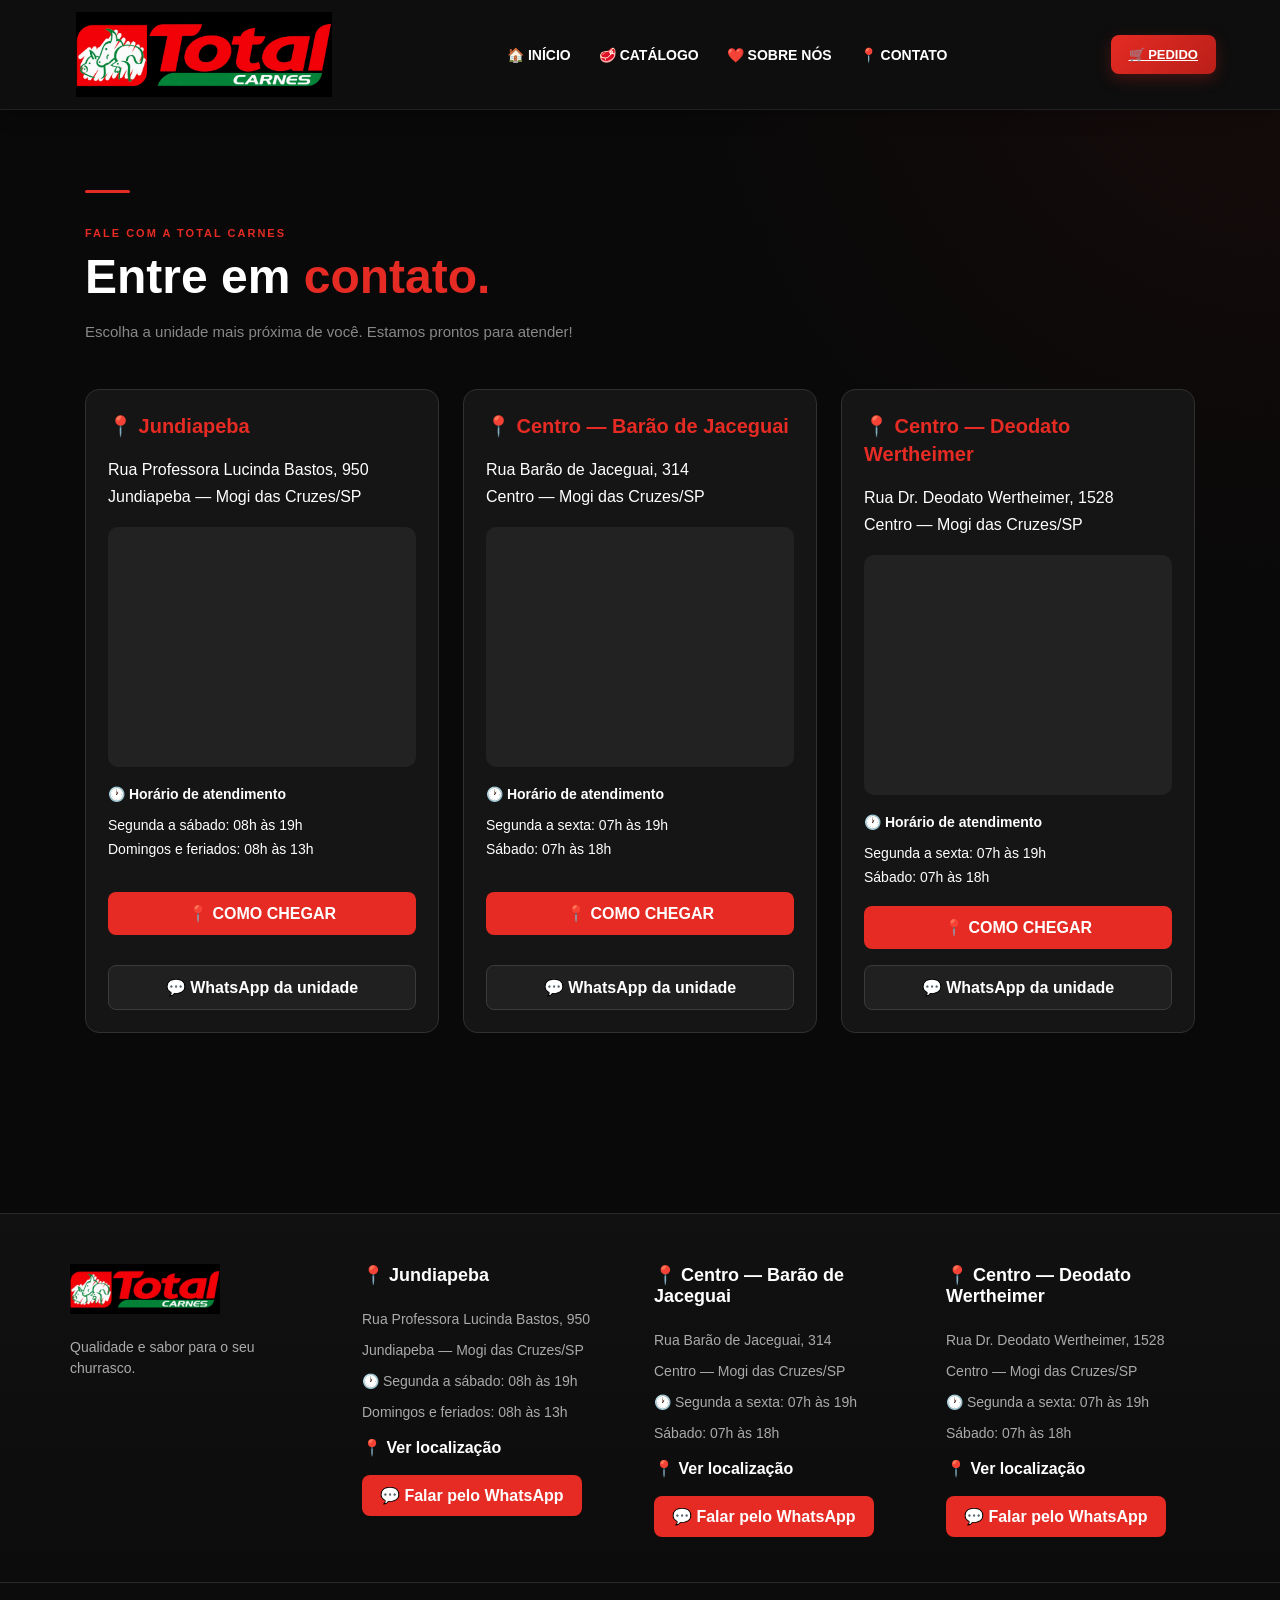
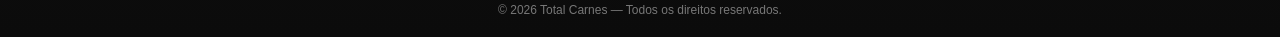
<file: contato.html>
<!DOCTYPE html>
<html lang="pt-BR">

<head>
    <meta charset="UTF-8">
    <meta name="viewport" content="width=device-width, initial-scale=1.0">

    <title>Contato | Total Carnes</title>

    <link rel="stylesheet" href="style.css">
</head>

<body>

<header>

<div class="logo">
    <img src="rodape.jpg" alt="Total Carnes" class="logo-secundaria">
</div>
    <!-- MENU MOBILE -->

    <button
        class="menu-mobile"
        id="menuMobile"
        aria-label="Abrir menu"
    >
        ☰
    </button>


    <!-- MENU -->

    <nav id="menuNav">

        <a href="index.html">
            🏠 INÍCIO
        </a>

        <a href="catalogo.html">
            🥩 CATÁLOGO
        </a>

        <a href="sobre.html">
            ❤️ SOBRE NÓS
        </a>

        <a href="contato.html">
            📍 CONTATO
        </a>

    </nav>


    <!-- BOTÃO PEDIDO -->

    <a href="catalogo.html" class="pedido">
    🛒 PEDIDO
</a>

</header>


<main>
<section class="contato">

    <div class="contato-cabecalho">
        <small>FALE COM A TOTAL CARNES</small>
        <h1>Entre em <span>contato.</span></h1>
        <p>
            Escolha a unidade mais próxima de você.
            Estamos prontos para atender!
        </p>
    </div>

    <div class="unidades-contato">

        <!-- UNIDADE JUNDIAPEBA -->
        <article class="unidade-contato">
            <h2>📍 Jundiapeba</h2>

            <p>
                Rua Professora Lucinda Bastos, 950<br>
                Jundiapeba — Mogi das Cruzes/SP
            </p>

            <div class="mapa-unidade">
                <iframe
                    src="https://maps.google.com/maps?q=Rua%20Professora%20Lucinda%20Bastos%20950%20Jundiapeba%20Mogi%20das%20Cruzes%20SP&output=embed"
                    title="Mapa da unidade Total Carnes Jundiapeba"
                    loading="lazy"
                    allowfullscreen>
                </iframe>
            </div>

            <p class="horario-unidade">
                <strong>🕐 Horário de atendimento</strong><br>
                Segunda a sábado: 08h às 19h<br>
                Domingos e feriados: 08h às 13h
            </p>

            <a class="botao-mapa"
               href="https://www.google.com/maps/search/?api=1&query=Rua+Professora+Lucinda+Bastos+950+Jundiapeba+Mogi+das+Cruzes+SP"
               target="_blank" rel="noopener noreferrer">
                📍 COMO CHEGAR
            </a>

            <a class="botao-whatsapp-unidade"
               href="https://wa.me/5511953000827"
               target="_blank" rel="noopener noreferrer">
                💬 WhatsApp da unidade
            </a>
        </article>

        <!-- UNIDADE BARÃO DE JACEGUAI -->
        <article class="unidade-contato">
            <h2>📍 Centro — Barão de Jaceguai</h2>

            <p>
                Rua Barão de Jaceguai, 314<br>
                Centro — Mogi das Cruzes/SP
            </p>

            <div class="mapa-unidade">
                <iframe
                    src="https://maps.google.com/maps?q=Rua%20Bar%C3%A3o%20de%20Jaceguai%20314%20Mogi%20das%20Cruzes%20SP&output=embed"
                    title="Mapa da unidade Total Carnes Barão de Jaceguai"
                    loading="lazy"
                    allowfullscreen>
                </iframe>
            </div>

            <p class="horario-unidade">
                <strong>🕐 Horário de atendimento</strong><br>
                Segunda a sexta: 07h às 19h<br>
                Sábado: 07h às 18h
            </p>

            <a class="botao-mapa"
               href="https://www.google.com/maps/search/?api=1&query=Rua+Bar%C3%A3o+de+Jaceguai+314+Mogi+das+Cruzes+SP"
               target="_blank" rel="noopener noreferrer">
                📍 COMO CHEGAR
            </a>

            <a class="botao-whatsapp-unidade"
               href="https://wa.me/5511999751892"
               target="_blank" rel="noopener noreferrer">
                💬 WhatsApp da unidade
            </a>
        </article>

        <!-- UNIDADE DEODATO WERTHEIMER -->
        <article class="unidade-contato">
            <h2>📍 Centro — Deodato Wertheimer</h2>

            <p>
                Rua Dr. Deodato Wertheimer, 1528<br>
                Centro — Mogi das Cruzes/SP
            </p>

            <div class="mapa-unidade">
                <iframe
                    src="https://maps.google.com/maps?q=Rua%20Dr.%20Deodato%20Wertheimer%201528%20Mogi%20das%20Cruzes%20SP&output=embed"
                    title="Mapa da unidade Total Carnes Deodato Wertheimer"
                    loading="lazy"
                    allowfullscreen>
                </iframe>
            </div>

            <p class="horario-unidade">
                <strong>🕐 Horário de atendimento</strong><br>
                Segunda a sexta: 07h às 19h<br>
                Sábado: 07h às 18h
            </p>

            <a class="botao-mapa"
               href="https://www.google.com/maps/search/?api=1&query=Rua+Dr.+Deodato+Wertheimer+1528+Mogi+das+Cruzes+SP"
               target="_blank" rel="noopener noreferrer">
                📍 COMO CHEGAR
            </a>

            <a class="botao-whatsapp-unidade"
               href="https://wa.me/5511999753063"
               target="_blank" rel="noopener noreferrer">
                💬 WhatsApp da unidade
            </a>
        </article>

    </div>
</section>
</main>

<footer class="rodape">

    <div class="rodape-colunas">

        <!-- LOGO -->
        <div class="rodape-coluna rodape-logo">
            <img src="rodape.jpg" alt="Total Carnes">
            <p>Qualidade e sabor para o seu churrasco.</p>
        </div>

        <!-- JUNDIAPEBA -->
        <div class="rodape-coluna">
            <h3>📍 Jundiapeba</h3>
            <p>Rua Professora Lucinda Bastos, 950</p>
            <p>Jundiapeba — Mogi das Cruzes/SP</p>

            <p>🕐 Segunda a sábado: 08h às 19h</p>
            <p>Domingos e feriados: 08h às 13h</p>

            <a href="https://www.google.com/maps/search/?api=1&query=Rua+Professora+Lucinda+Bastos+950+Jundiapeba+Mogi+das+Cruzes+SP"
               target="_blank" rel="noopener noreferrer">
                📍 Ver localização
            </a>

            <a class="rodape-whatsapp"
               href="https://wa.me/5511953000827"
               target="_blank" rel="noopener noreferrer">
                💬 Falar pelo WhatsApp
            </a>
        </div>

        <!-- BARÃO DE JACEGUAI -->
        <div class="rodape-coluna">
            <h3>📍 Centro — Barão de Jaceguai</h3>
            <p>Rua Barão de Jaceguai, 314</p>
            <p>Centro — Mogi das Cruzes/SP</p>

            <p>🕐 Segunda a sexta: 07h às 19h</p>
            <p>Sábado: 07h às 18h</p>

            <a href="https://www.google.com/maps/search/?api=1&query=Rua+Bar%C3%A3o+de+Jaceguai+314+Mogi+das+Cruzes+SP"
               target="_blank" rel="noopener noreferrer">
                📍 Ver localização
            </a>

            <a class="rodape-whatsapp"
               href="https://wa.me/5511999751892"
               target="_blank" rel="noopener noreferrer">
                💬 Falar pelo WhatsApp
            </a>
        </div>

        <!-- DEODATO WERTHEIMER -->
        <div class="rodape-coluna">
            <h3>📍 Centro — Deodato Wertheimer</h3>
            <p>Rua Dr. Deodato Wertheimer, 1528</p>
            <p>Centro — Mogi das Cruzes/SP</p>

            <p>🕐 Segunda a sexta: 07h às 19h</p>
            <p>Sábado: 07h às 18h</p>

            <a href="https://www.google.com/maps/search/?api=1&query=Rua+Dr.+Deodato+Wertheimer+1528+Mogi+das+Cruzes+SP"
               target="_blank" rel="noopener noreferrer">
                📍 Ver localização
            </a>

            <a class="rodape-whatsapp"
               href="https://wa.me/5511999753063"
               target="_blank" rel="noopener noreferrer">
                💬 Falar pelo WhatsApp
            </a>
        </div>

    </div>

    <div class="rodape-final">
        <p>© 2026 Total Carnes — Todos os direitos reservados.</p>
    </div>

</footer>


<!-- JAVASCRIPT -->

<script src="script.js"></script>

</body>

</html>
</file>
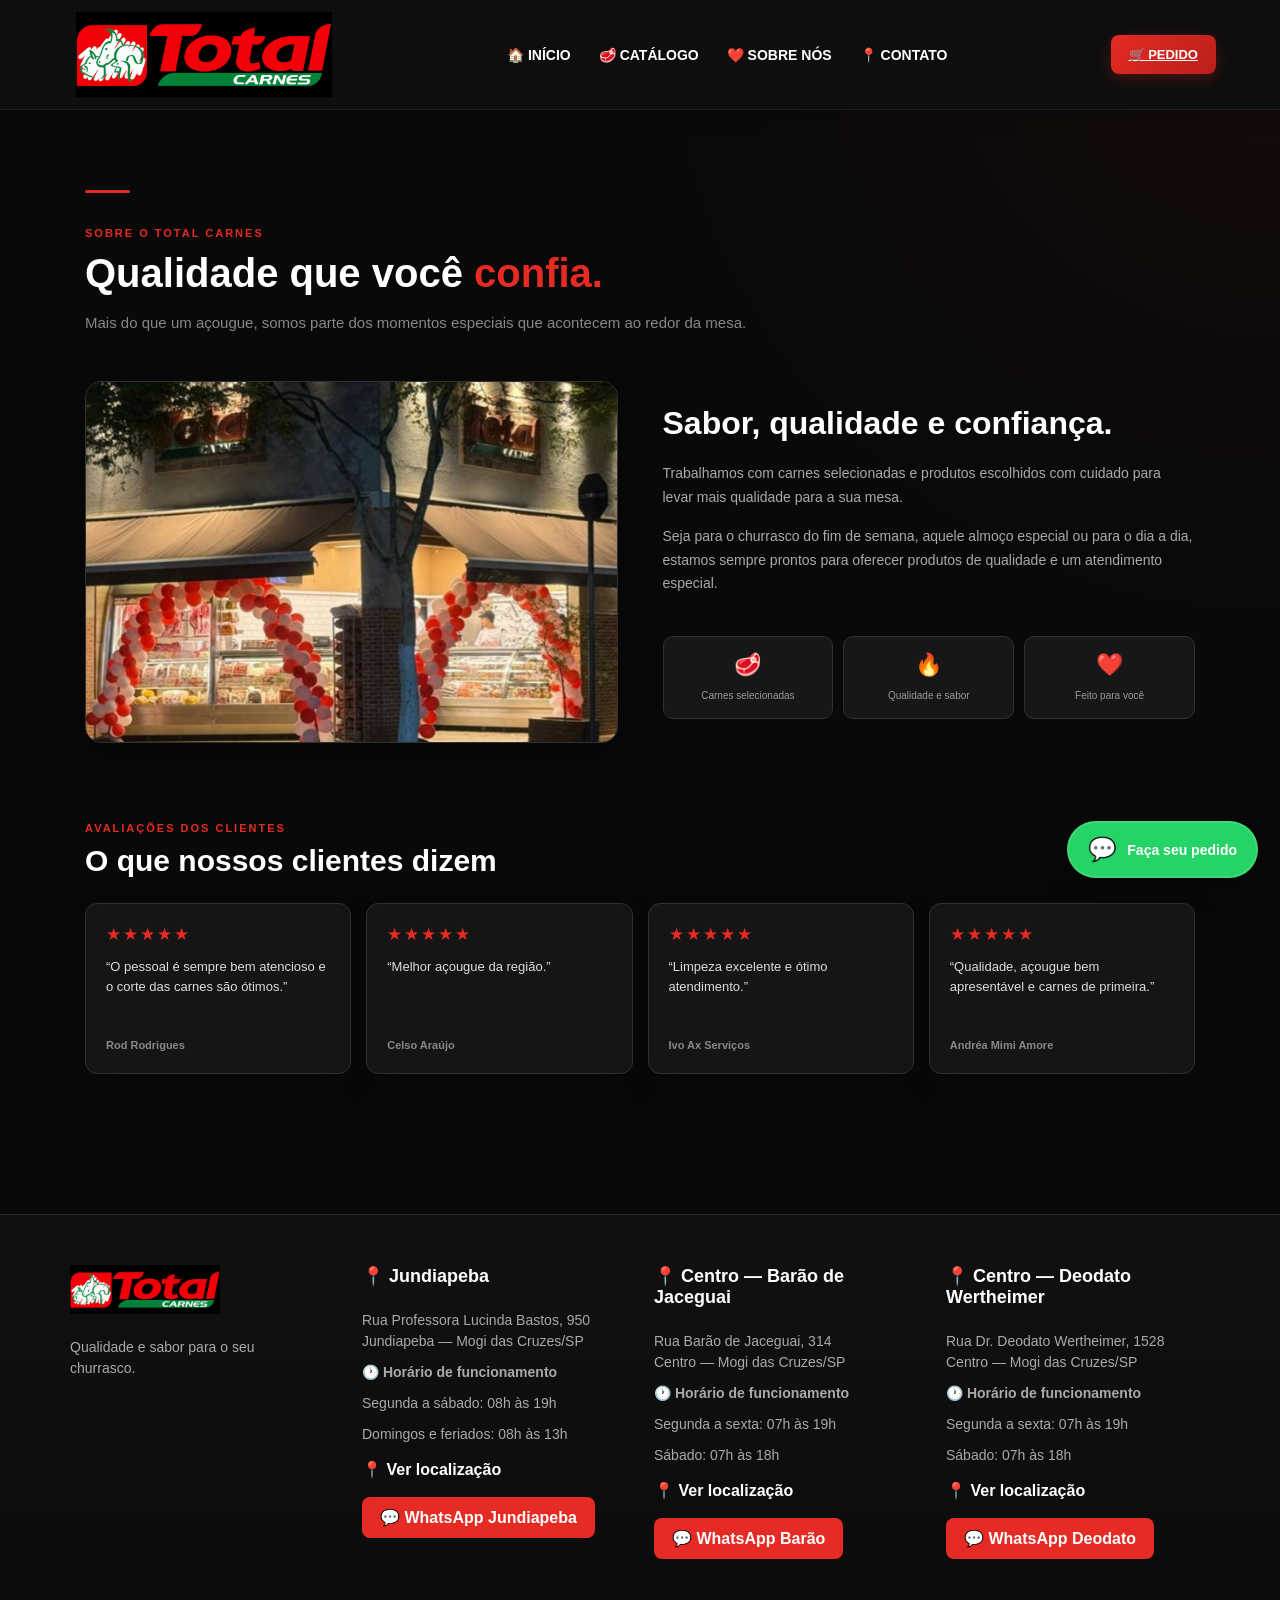
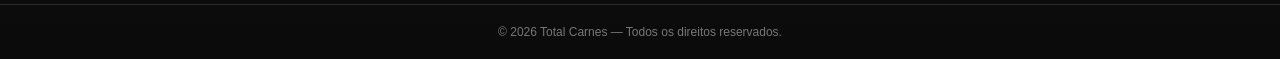
<file: sobre.html>
<!DOCTYPE html>
<html lang="pt-BR">

<head>
    <meta charset="UTF-8">
    <meta name="viewport" content="width=device-width, initial-scale=1.0">

    <title>Sobre Nós | Total Carnes</title>

    <link rel="stylesheet" href="style.css">
</head>

<body>

    <!-- ================================
         CABEÇALHO
    ================================= -->

    <header>

<div class="logo">
    <img src="rodape.jpg" alt="Total Carnes" class="logo-secundaria">
</div>

        <!-- MENU MOBILE -->

        <button
            class="menu-mobile"
            id="menuMobile"
            aria-label="Abrir menu"
        >
            ☰
        </button>


        <!-- MENU -->

        <nav id="menuNav">

            <a href="index.html">
                🏠 INÍCIO
            </a>

            <a href="catalogo.html">
                🥩 CATÁLOGO
            </a>

            <a href="sobre.html">
                ❤️ SOBRE NÓS
            </a>

            <a href="contato.html">
                📍 CONTATO
            </a>

        </nav>


        <!-- BOTÃO PEDIDO -->

        <a
            href="catalogo.html"
            class="pedido"
        >
            🛒 PEDIDO
        </a>

    </header>


    <!-- ================================
         CONTEÚDO PRINCIPAL
    ================================= -->

    <main>

        <section class="sobre-pagina">


            <!-- ================================
                 CABEÇALHO SOBRE
            ================================= -->

            <div class="sobre-cabecalho">

                <small>
                    SOBRE O TOTAL CARNES
                </small>

                <h1>
                    Qualidade que você
                    <span>confia.</span>
                </h1>

                <p>
                    Mais do que um açougue, somos parte dos momentos
                    especiais que acontecem ao redor da mesa.
                </p>

            </div>


            <!-- ================================
                 FOTO + TEXTO
            ================================= -->

            <div class="sobre-principal">


                <!-- FOTO -->

                <div class="sobre-foto">

                    <img
                        src="acougue.jpg"
                        alt="Total Carnes - nossa loja"
                    >

                </div>


                <!-- TEXTO -->

                <div class="sobre-texto">

                    <h2>
                        Sabor, qualidade e confiança.
                    </h2>


                    <p>
                        Trabalhamos com carnes selecionadas e produtos
                        escolhidos com cuidado para levar mais qualidade
                        para a sua mesa.
                    </p>


                    <p>
                        Seja para o churrasco do fim de semana,
                        aquele almoço especial ou para o dia a dia,
                        estamos sempre prontos para oferecer produtos
                        de qualidade e um atendimento especial.
                    </p>


                    <!-- DESTAQUES -->

                    <div class="sobre-destaques">

                        <div>

                            <strong>🥩</strong>

                            <span>
                                Carnes selecionadas
                            </span>

                        </div>


                        <div>

                            <strong>🔥</strong>

                            <span>
                                Qualidade e sabor
                            </span>

                        </div>


                        <div>

                            <strong>❤️</strong>

                            <span>
                                Feito para você
                            </span>

                        </div>

                    </div>

                </div>

            </div>


            <!-- ================================
                 AVALIAÇÕES
            ================================= -->

            <div class="sobre-avaliacoes">

                <div class="avaliacoes-titulo">

                    <small>
                        AVALIAÇÕES DOS CLIENTES
                    </small>

                    <h2>
                        O que nossos clientes dizem
                    </h2>

                </div>


                <div class="avaliacoes-grid">


                    <!-- AVALIAÇÃO 1 -->

                    <div class="avaliacao">

                        <div class="estrelas">
                            ★★★★★
                        </div>

                        <p>
                            “O pessoal é sempre bem atencioso
                            e o corte das carnes são ótimos.”
                        </p>

                        <strong>
                            Rod Rodrigues
                        </strong>

                    </div>


                    <!-- AVALIAÇÃO 2 -->

                    <div class="avaliacao">

                        <div class="estrelas">
                            ★★★★★
                        </div>

                        <p>
                            “Melhor açougue da região.”
                        </p>

                        <strong>
                            Celso Araújo
                        </strong>

                    </div>


                    <!-- AVALIAÇÃO 3 -->

                    <div class="avaliacao">

                        <div class="estrelas">
                            ★★★★★
                        </div>

                        <p>
                            “Limpeza excelente e ótimo atendimento.”
                        </p>

                        <strong>
                            Ivo Ax Serviços
                        </strong>

                    </div>


                    <!-- AVALIAÇÃO 4 -->

                    <div class="avaliacao">

                        <div class="estrelas">
                            ★★★★★
                        </div>

                        <p>
                            “Qualidade, açougue bem apresentável
                            e carnes de primeira.”
                        </p>

                        <strong>
                            Andréa Mimi Amore
                        </strong>

                    </div>


                </div>

            </div>

        </section>

    </main>


    <!-- ================================
         WHATSAPP FLUTUANTE
    ================================= -->

    <a
        href="https://wa.me/5511953000827"
        class="whatsapp-flutuante"
        target="_blank"
        rel="noopener noreferrer"
        aria-label="Fazer pedido pelo WhatsApp"
    >

        <span>💬</span>

        <strong>
            Faça seu pedido
        </strong>

    </a>

<!-- RODAPÉ TOTAL CARNES -->
<footer class="rodape">
    <div class="rodape-colunas">

        <!-- LOGO -->
        <div class="rodape-coluna rodape-logo">
            <img src="rodape.jpg" alt="Total Carnes">
            <p>Qualidade e sabor para o seu churrasco.</p>
        </div>

        <!-- JUNDIAPEBA -->
        <div class="rodape-coluna">
            <h3>📍 Jundiapeba</h3>
            <p>Rua Professora Lucinda Bastos, 950<br>
            Jundiapeba — Mogi das Cruzes/SP</p>

            <p><strong>🕐 Horário de funcionamento</strong></p>
            <p>Segunda a sábado: 08h às 19h</p>
            <p>Domingos e feriados: 08h às 13h</p>

            <a href="https://www.google.com/maps/search/?api=1&query=Rua+Professora+Lucinda+Bastos+950+Jundiapeba+Mogi+das+Cruzes+SP"
               target="_blank" rel="noopener noreferrer">
                📍 Ver localização
            </a>

            <a href="https://wa.me/5511953000827"
               target="_blank" rel="noopener noreferrer"
               class="rodape-whatsapp">
                💬 WhatsApp Jundiapeba
            </a>
        </div>

        <!-- BARÃO DE JACEGUAI -->
        <div class="rodape-coluna">
            <h3>📍 Centro — Barão de Jaceguai</h3>
            <p>Rua Barão de Jaceguai, 314<br>
            Centro — Mogi das Cruzes/SP</p>

            <p><strong>🕐 Horário de funcionamento</strong></p>
            <p>Segunda a sexta: 07h às 19h</p>
            <p>Sábado: 07h às 18h</p>

            <a href="https://www.google.com/maps/search/?api=1&query=Rua+Barao+de+Jaceguai+314+Centro+Mogi+das+Cruzes+SP"
               target="_blank" rel="noopener noreferrer">
                📍 Ver localização
            </a>

            <a href="https://wa.me/5511999751892"
               target="_blank" rel="noopener noreferrer"
               class="rodape-whatsapp">
                💬 WhatsApp Barão
            </a>
        </div>

        <!-- DEODATO WERTHEIMER -->
        <div class="rodape-coluna">
            <h3>📍 Centro — Deodato Wertheimer</h3>
            <p>Rua Dr. Deodato Wertheimer, 1528<br>
            Centro — Mogi das Cruzes/SP</p>

            <p><strong>🕐 Horário de funcionamento</strong></p>
            <p>Segunda a sexta: 07h às 19h</p>
            <p>Sábado: 07h às 18h</p>

            <a href="https://www.google.com/maps/search/?api=1&query=Rua+Dr+Deodato+Wertheimer+1528+Centro+Mogi+das+Cruzes+SP"
               target="_blank" rel="noopener noreferrer">
                📍 Ver localização
            </a>

            <a href="https://wa.me/5511999753063"
               target="_blank" rel="noopener noreferrer"
               class="rodape-whatsapp">
                💬 WhatsApp Deodato
            </a>
        </div>

    </div>

    <div class="rodape-final">
        <p>© 2026 Total Carnes — Todos os direitos reservados.</p>
    </div>
</footer>

    <!-- ================================
         JAVASCRIPT
    ================================= -->

    <script src="script.js"></script>

</body>

</html>
</file>
<file: style.css>
/* =========================================================
   TOTAL CARNES — STYLE.CSS
   VERSÃO LIMPA E ORGANIZADA
   ========================================================= */


/* =========================================================
   RESET / BASE
   ========================================================= */

* {
    box-sizing: border-box;
    margin: 0;
    padding: 0;
}

html {
    scroll-behavior: smooth;
}

body {
    font-family: Arial, Helvetica, sans-serif;
    background:
        radial-gradient(
            circle at top right,
            rgba(229, 43, 35, 0.06),
            transparent 30%
        ),
        #090909;
    color: #fff;
    overflow-x: hidden;
}

button,
a {
    -webkit-tap-highlight-color: transparent;
}

button:focus-visible,
a:focus-visible,
input:focus-visible,
textarea:focus-visible,
select:focus-visible {
    outline: 2px solid #e52b23;
    outline-offset: 3px;
}


/* =========================================================
   CABEÇALHO
   ========================================================= */

header {
    position: sticky;
    top: 0;
    z-index: 10000;

    width: 100%;
    min-height: 78px;

    display: flex;
    align-items: center;
    justify-content: space-between;

    padding: 12px 5%;

    background: rgba(15, 15, 15, 0.97);

    border-bottom: 1px solid rgba(255, 255, 255, 0.08);

    box-shadow: 0 4px 18px rgba(0, 0, 0, 0.25);

    backdrop-filter: blur(10px);
}


/* =========================================================
   LOGO DO CABEÇALHO
   ========================================================= */

.logo {
    display: flex;
    align-items: center;
    gap: 12px;
}

.logo img {
    width: 58px;
    height: 58px;

    object-fit: contain;

    border-radius: 50%;

    display: block;

    transition: transform 0.3s ease;
}
.logo img.logo-secundaria {
    width: 280px;
    height: 85px;
    max-width: 100%;
    object-fit: contain;
    border-radius: 0;
    flex-shrink: 1;
}

.logo:hover img {
    transform: scale(1.05);
}

.logo-texto {
    display: flex;
    flex-direction: column;
    justify-content: center;

    line-height: 1.1;
}

.logo-texto span {
    color: #e52b23;

    font-family: Georgia, "Times New Roman", serif;

    font-size: 22px;
    font-weight: 800;

    letter-spacing: 0.5px;
}

.logo-texto small {
    color: #aaa;

    margin-top: 5px;

    font-size: 11px;

    letter-spacing: 0.4px;
}


/* =========================================================
   MENU DESKTOP
   ========================================================= */

#menuNav {
    display: flex;
    align-items: center;
    gap: 28px;
}

#menuNav a {
    position: relative;

    color: #fff;

    text-decoration: none;

    font-size: 14px;
    font-weight: 700;

    padding: 5px 0;

    transition:
        color 0.3s ease,
        transform 0.3s ease;
}

#menuNav a::after {
    content: "";

    position: absolute;

    left: 0;
    bottom: -7px;

    width: 0;
    height: 2px;

    background: #e52b23;

    transition: width 0.3s ease;
}

#menuNav a:hover {
    color: #e52b23;
    transform: translateY(-1px);
}

#menuNav a:hover::after {
    width: 100%;
}


/* =========================================================
   BOTÃO PEDIDO
   ========================================================= */

.pedido {
    display: inline-flex;
    align-items: center;
    justify-content: center;
    gap: 6px;

    border: none;

    background: linear-gradient(
        135deg,
        #e52b23,
        #b91f19
    );

    color: #fff;

    padding: 12px 18px;

    border-radius: 8px;

    font-size: 13px;
    font-weight: 800;

    cursor: pointer;

    box-shadow:
        0 5px 15px rgba(229, 43, 35, 0.25);

    transition:
        transform 0.25s ease,
        box-shadow 0.25s ease,
        background 0.25s ease;
}

.pedido:hover {
    background: #c9211b;

    transform: translateY(-2px);

    box-shadow:
        0 8px 20px rgba(229, 43, 35, 0.35);
}


/* =========================================================
   BOTÃO HAMBÚRGUER
   ========================================================= */

.menu-mobile {
    display: none;

    border: none;

    background: transparent;

    color: #fff;

    font-size: 28px;

    cursor: pointer;

    padding: 5px;

    line-height: 1;

    transition:
        color 0.2s ease,
        transform 0.2s ease;
}

.menu-mobile:hover {
    color: #e52b23;
    transform: scale(1.08);
}


/* =========================================================
   HERO
   ========================================================= */

.hero {
    position: relative;

    min-height: 570px;

    padding: 70px 8%;

    display: flex;
    align-items: center;

    background-image:
    linear-gradient(
        90deg,
        rgba(9, 9, 9, 0.95) 0%,
        rgba(9, 9, 9, 0.65) 45%,
        rgba(9, 9, 9, 0.15) 100%
    ),
    url("contra.png");

    background-size: cover;
    background-position: center;
    background-repeat: no-repeat;
}

/* =========================================================
   BOTÕES GERAIS
   ========================================================= */

.botao {
    display: inline-block;

    background: linear-gradient(
        135deg,
        #e52b23,
        #b91f19
    );

    color: #fff;

    border: none;

    padding: 14px 23px;

    border-radius: 8px;

    font-weight: bold;

    text-decoration: none;

    cursor: pointer;

    box-shadow:
        0 8px 25px rgba(229, 43, 35, 0.20);

    transition:
        transform 0.2s ease,
        box-shadow 0.2s ease,
        background 0.2s ease;
}

.botao:hover {
    transform: translateY(-2px);

    box-shadow:
        0 10px 30px rgba(229, 43, 35, 0.35);
}


/* =========================================================
   BLOCO DE INFORMAÇÕES
   ========================================================= */

.informacoes {
    position: relative;

    max-width: 1100px;

    margin: -25px auto 60px;

    padding: 20px;

    display: grid;
    grid-template-columns: repeat(3, 1fr);

    background: rgba(21, 21, 21, 0.95);

    border: 1px solid #303030;

    border-radius: 14px;

    box-shadow:
        0 15px 40px rgba(0, 0, 0, 0.30);

    backdrop-filter: blur(10px);
}

.informacao {
    padding: 14px 22px;

    border-right: 1px solid #333;

    transition:
        transform 0.25s ease,
        background 0.25s ease;
}

.informacao:last-child {
    border-right: none;
}

.informacao:hover {
    transform: translateY(-3px);
}

.informacao strong {
    display: block;

    font-size: 11px;

    letter-spacing: 0.3px;
}

.informacao span {
    display: block;

    margin-top: 6px;

    color: #999;

    font-size: 11px;
}


/* =========================================================
   CATÁLOGO
   ========================================================= */

.catalogo {
    max-width: 1150px;

    margin: 0 auto;

    padding: 0 20px 70px;
}

.titulo {
    margin-bottom: 25px;
}

.titulo small {
    color: #e52b23;

    font-size: 10px;

    font-weight: bold;

    letter-spacing: 2.5px;
}

.titulo h2 {
    margin-top: 7px;

    font-size: 38px;

    letter-spacing: -0.5px;
}


/* =========================================================
   CATEGORIAS DO CATÁLOGO
   ========================================================= */

.categoria-produtos {
    max-width: 1100px;

    margin: 45px auto 20px;

    padding: 0 20px;
}

.categoria-produtos small {
    font-size: 12px;

    font-weight: 700;

    letter-spacing: 1.5px;
}

.categoria-produtos h2 {
    margin: 6px 0 0;

    font-size: 25px;
}


/* =========================================================
   PRODUTOS
   ========================================================= */

.produtos {
    display: grid;

    grid-template-columns: repeat(4, 1fr);

    gap: 16px;
}

.produto,
.produto-card,
.card-produto {
    overflow: hidden;

    background: #141414;

    border: 1px solid #292929;

    border-radius: 12px;

    box-shadow:
        0 5px 18px rgba(0, 0, 0, 0.15);

    transition:
        transform 0.25s ease,
        box-shadow 0.25s ease,
        border-color 0.25s ease;
}

.produto:hover,
.produto-card:hover,
.card-produto:hover {
    transform: translateY(-7px);

    border-color: rgba(229, 43, 35, 0.45);

    box-shadow:
        0 18px 40px rgba(0, 0, 0, 0.40);
}


/* =========================================================
   IMAGENS
   ========================================================= */

.imagem {
    height: 170px;

    display: flex;
    align-items: center;
    justify-content: center;

    overflow: hidden;

    background:
        radial-gradient(
            circle,
            #333,
            #151515
        );

    font-size: 65px;
}

.imagem img,
.produto img,
.produto-card img,
.card-produto img {
    width: 100%;
    height: 100%;

    object-fit: cover;

    display: block;

    transition: transform 0.35s ease;
}

.produto:hover img,
.produto-card:hover img,
.card-produto:hover img,
.imagem:hover img {
    transform: scale(1.05);
}


/* =========================================================
   INFORMAÇÕES DO PRODUTO
   ========================================================= */

.produto-info {
    padding: 17px;

    display: flex;
    flex-direction: column;

    gap: 8px;
}

.produto h3,
.produto-card h3,
.card-produto h3 {
    font-size: 15px;
}

.preco {
    color: #ef3b32;

    font-size: 20px;

    font-weight: bold;
}

.unidade {
    color: #777;

    font-size: 10px;
}

.adicionar {
    width: 100%;

    margin-top: 12px;

    padding: 11px;

    background: linear-gradient(
        135deg,
        #e52b23,
        #b91f19
    );

    color: #fff;

    border: none;

    border-radius: 7px;

    font-size: 10px;

    font-weight: bold;

    cursor: pointer;

    transition:
        transform 0.2s ease,
        box-shadow 0.2s ease;
}

.adicionar:hover {
    transform: translateY(-2px);

    box-shadow:
        0 6px 18px rgba(229, 43, 35, 0.25);
}


/* =========================================================
   SELEÇÃO DE SABORES
   ========================================================= */

.label-sabor {
    display: block;

    margin-top: 12px;
    margin-bottom: 6px;

    font-size: 13px;

    font-weight: 600;
}

.select-sabor {
    width: 100%;

    padding: 10px;

    border-radius: 8px;

    border: 1px solid #ddd;

    background: #fff;

    color: #222;

    font-size: 14px;

    margin-bottom: 10px;
}


/* =========================================================
   CARRINHO
   ========================================================= */

.carrinho {
   display: none;
    position: fixed;
   
    right: 14px;
    top: 92px;

    width: 420px;

    max-width: calc(100% - 28px);

    max-height: calc(100vh - 105px);

    overflow-y: auto;

    padding: 14px;

    background: #101010;

    border: 1px solid #333;

    border-radius: 14px;

    box-shadow:
        0 20px 60px rgba(0, 0, 0, 0.8);

    z-index: 99999;

    animation: abrirCarrinho 0.25s ease-out;
}

.carrinho::-webkit-scrollbar {
    width: 5px;
}

.carrinho::-webkit-scrollbar-track {
    background: #111;
}

.carrinho::-webkit-scrollbar-thumb {
    background: #444;
    border-radius: 10px;
}

.carrinho-topo {
    position: relative;

    display: flex;
    align-items: center;
    justify-content: space-between;

    padding: 5px 2px 14px;

    border-bottom: 1px solid #333;

    z-index: 100000;
}

.carrinho-topo strong {
    color: #fff;

    font-size: 18px;
}

.carrinho-topo button {
    width: 32px !important;
    height: 32px !important;

    display: flex !important;
    align-items: center !important;
    justify-content: center !important;

    padding: 0 !important;

    background: #292929 !important;

    color: #fff !important;

    border: none !important;

    border-radius: 50% !important;

    font-size: 21px !important;

    line-height: 1 !important;

    cursor: pointer !important;

    position: relative;

    z-index: 100001 !important;
}

.carrinho-topo button:hover {
    background: #e52b23 !important;
}

.itens-carrinho {
    min-height: 40px;

    padding: 12px 0;

    color: #aaa;
}

.itens-carrinho > div {
    padding: 12px;

    background: #151515;

    border: 1px solid #2d2d2d;

    border-radius: 11px;
}

.carrinho-total {
    display: flex;
    align-items: center;
    justify-content: space-between;

    padding: 14px 2px;

    border-top: 1px solid #333;

    font-size: 16px;
}

.carrinho-total strong {
    color: #e52b23;

    font-size: 19px;
}

.continuar {
    width: 100%;

    padding: 12px;

    margin-bottom: 10px;

    border: 1px solid #444;

    border-radius: 7px;

    background: transparent;

    color: #fff;

    font-weight: bold;

    cursor: pointer;
}

.continuar:hover {
    background: #222;
}

.finalizar {
    width: 100%;

    padding: 14px;

    border: none;

    border-radius: 8px;

    background: #25d366;

    color: #fff;

    font-weight: bold;

    cursor: pointer;

    font-size: 12px;

    transition:
        transform 0.2s ease,
        filter 0.2s ease;
}

.finalizar:hover {
    transform: translateY(-1px);

    filter: brightness(1.08);
}

@keyframes abrirCarrinho {
    from {
        opacity: 0;
        transform: translateY(-10px) scale(0.98);
    }

    to {
        opacity: 1;
        transform: translateY(0) scale(1);
    }
}


/* =========================================================
   DADOS DO PEDIDO / CHECKOUT
   ========================================================= */

.dados-pedido {
    margin-top: 10px;

    padding: 14px;

    background: #111;

    border: 1px solid #292929;

    border-radius: 12px;
}

.dados-pedido h3 {
    margin: 0 0 14px;

    color: #fff;

    font-size: 17px;

    text-align: left;
}

.dados-pedido input,
.dados-pedido select,
.dados-pedido textarea {
    width: 100%;

    padding: 11px 12px;

    margin-bottom: 9px;

    background: #202020;

    color: #fff;

    border: 1px solid #353535;

    border-radius: 7px;

    font-size: 13px;

    outline: none;

    transition:
        border-color 0.2s ease,
        box-shadow 0.2s ease,
        background 0.2s ease;
}

.dados-pedido input:focus,
.dados-pedido select:focus,
.dados-pedido textarea:focus {
    border-color: #e52b23;

    background: #242424;

    box-shadow:
        0 0 0 3px rgba(229, 43, 35, 0.08);
}

.dados-pedido input::placeholder,
.dados-pedido textarea::placeholder {
    color: #888;
}

.dados-pedido textarea {
    min-height: 65px;

    resize: vertical;
}

.campo-endereco {
    display: none;
}

.campo-endereco input {
    width: 100%;
}

.campo-endereco small {
    display: block;

    margin-top: -4px;
    margin-bottom: 9px;

    color: #999;

    font-size: 10px;
}

.titulo-campo {
    color: #fff;

    font-size: 14px;

    font-weight: bold;

    margin: 13px 0 8px;
}

.titulo-campo span,
.checkout-titulo span {
    color: #777;

    font-size: 11px;

    font-weight: normal;
}

.checkout-titulo {
    color: #fff;

    font-size: 14px;

    margin: 14px 0 8px;
}


/* =========================================================
   ENTREGA
   ========================================================= */

.opcoes-entrega {
    display: grid;

    grid-template-columns: 1fr 1fr;

    gap: 8px;
}

.opcao-entrega {
    min-height: 64px;

    padding: 9px;

    display: flex;
    align-items: center;

    gap: 9px;

    text-align: left;

    background: #171717;

    border: 1px solid #444;

    border-radius: 8px;

    color: #fff;

    cursor: pointer;

    transition:
        transform 0.2s ease,
        border-color 0.2s ease,
        background 0.2s ease;
}

.opcao-entrega:hover {
    transform: translateY(-2px);

    border-color: #e52b23;
}

.opcao-entrega.ativo {
    border-color: #e52b23;

    background: rgba(229, 43, 35, 0.10);
}

.opcao-icone {
    font-size: 21px;
}

.opcao-entrega strong {
    display: block;

    font-size: 11px;
}

.opcao-entrega small {
    display: block;

    margin-top: 3px;

    color: #999;

    font-size: 9px;
}


/* =========================================================
   PIX
   ========================================================= */

.pix-opcao {
    display: flex;
    align-items: center;

    gap: 10px;

    padding: 12px;

    background: #171717;

    border: 1px solid #e52b23;

    border-radius: 8px;

    transition:
        transform 0.2s ease,
        box-shadow 0.2s ease;
}

.pix-opcao:hover {
    transform: translateY(-2px);

    box-shadow:
        0 6px 18px rgba(229, 43, 35, 0.12);
}

.pix-icone {
    font-size: 22px;
}

.pix-opcao strong {
    display: block;

    color: #fff;

    font-size: 13px;
}

.pix-opcao small {
    display: block;

    margin-top: 2px;

    color: #999;

    font-size: 10px;
}

.pix-selecionado {
    margin-left: auto;

    color: #e52b23;

    font-size: 18px;
}

.observacao-titulo {
    margin-top: 14px;
}


/* =========================================================
   DIFERENCIAIS
   ========================================================= */

.diferenciais {
    padding: 70px 20px;

    background: #1b1b1b;
}

.diferenciais-titulo {
    max-width: 700px;

    margin: 0 auto 40px;

    text-align: center;
}

.diferenciais-titulo small {
    color: #fff;

    font-size: 13px;

    font-weight: 700;

    letter-spacing: 1px;
}

.diferenciais-titulo h2 {
    margin: 10px 0;

    color: #fff;

    font-size: 34px;
}

.diferenciais-titulo p {
    margin: 0;

    color: #fff;

    font-size: 16px;

    line-height: 1.6;
}

.diferenciais-grid {
    max-width: 1100px;

    margin: auto;

    display: grid;

    grid-template-columns: repeat(4, 1fr);

    gap: 20px;
}

.diferencial {
    padding: 30px 20px;

    background: #fff;

    color: #222;

    text-align: center;

    border-radius: 14px;

    box-shadow:
        0 5px 20px rgba(0, 0, 0, 0.06);

    transition:
        transform 0.3s ease;
}

.diferencial:hover {
    transform: translateY(-5px);
}

.diferencial-icone {
    display: block;

    margin-bottom: 15px;

    font-size: 38px;
}

.diferencial h3 {
    display: block;

    margin: 0 0 10px;

    color: #222;

    font-size: 19px;
}

.diferencial p {
    display: block;

    margin: 0;

    color: #555;

    font-size: 14px;

    line-height: 1.6;
}


/* =========================================================
   SOBRE NÓS
   ========================================================= */

.sobre,
.sobre-pagina {
    position: relative;

    max-width: 1150px;

    margin: 0 auto;

    padding: 80px 20px;
}

.sobre::before,
.sobre-pagina::before {
    content: "";

    display: block;

    width: 45px;
    height: 3px;

    margin-bottom: 30px;

    background: #e52b23;

    border-radius: 10px;
}

.sobre-cabecalho {
    max-width: 680px;

    margin-bottom: 45px;
}

.sobre-cabecalho small,
.sobre-avaliacoes small {
    color: #e52b23;

    font-size: 11px;

    font-weight: bold;

    letter-spacing: 2px;
}

.sobre-cabecalho h1,
.sobre-cabecalho h2 {
    margin: 10px 0 15px;

    color: #fff;

    font-size: 40px;

    line-height: 1.1;
}

.sobre-cabecalho h1 span,
.sobre-cabecalho h2 span {
    color: #e52b23;
}

.sobre-cabecalho p {
    color: #888;

    font-size: 15px;

    line-height: 1.7;
}

.sobre-principal {
    display: grid;

    grid-template-columns: 1fr 1fr;

    gap: 45px;

    align-items: center;
}

.sobre-foto {
    width: 100%;

    overflow: hidden;

    border-radius: 16px;

    border: 1px solid #303030;

    box-shadow:
        0 15px 40px rgba(0, 0, 0, 0.35);
}

.sobre-foto img {
    width: 100%;

    height: 360px;

    object-fit: cover;

    display: block;

    transition:
        transform 0.4s ease;
}

.sobre-foto:hover img {
    transform: scale(1.04);
}

.sobre-texto {
    display: flex;

    flex-direction: column;

    justify-content: center;
}

.sobre-texto h2,
.sobre-texto h3 {
    color: #fff;

    font-size: 32px;

    line-height: 1.2;

    margin: 0 0 20px;
}

.sobre-texto h2 span {
    color: #e52b23;
}

.sobre-texto p {
    color: #aaa;

    font-size: 14px;

    line-height: 1.7;

    margin-bottom: 15px;
}


/* =========================================================
   DESTAQUES SOBRE NÓS
   ========================================================= */

.sobre-destaques {
    display: grid;

    grid-template-columns: repeat(3, 1fr);

    gap: 10px;

    margin-top: 25px;
}

.sobre-destaques div {
    padding: 15px 8px;

    background: #171717;

    border: 1px solid #303030;

    border-radius: 10px;

    text-align: center;

    transition:
        transform 0.25s ease,
        border-color 0.25s ease;
}

.sobre-destaques div:hover {
    transform: translateY(-3px);

    border-color: #e52b23;
}

.sobre-destaques strong {
    display: block;

    margin-bottom: 7px;

    color: #fff;

    font-size: 22px;
}

.sobre-destaques span {
    color: #999;

    font-size: 10px;
}


/* =========================================================
   AVALIAÇÕES
   ========================================================= */

.sobre-avaliacoes {
    margin-top: 75px;
}

.avaliacoes-titulo {
    margin-bottom: 25px;
}

.avaliacoes-titulo small {
    color: #e52b23;

    font-size: 11px;

    font-weight: bold;

    letter-spacing: 2px;
}

.avaliacoes-titulo h2,
.avaliacoes-titulo h3 {
    margin-top: 8px;

    color: #fff;

    font-size: 30px;
}

.avaliacoes-grid {
    display: grid;

    grid-template-columns: repeat(4, 1fr);

    gap: 15px;
}

.avaliacao {
    padding: 20px;

    background: #151515;

    border: 1px solid #303030;

    border-radius: 12px;

    box-shadow:
        0 10px 35px rgba(0, 0, 0, 0.20);

    transition:
        transform 0.25s ease,
        border-color 0.25s ease;
}

.avaliacao:hover {
    transform: translateY(-4px);

    border-color: #e52b23;
}

.estrelas {
    margin-bottom: 12px;

    color: #e52b23;

    font-size: 17px;

    letter-spacing: 2px;
}

.avaliacao p {
    min-height: 63px;

    margin-bottom: 15px;

    color: #ddd;

    font-size: 13px;

    line-height: 1.6;
}

.avaliacao strong {
    color: #888;

    font-size: 11px;
}


/* =========================================================
   NOSSA LOJA
   ========================================================= */

#nossas-lojas {
    position: relative;

    max-width: 1150px;

    margin: 0 auto;

    padding: 70px 20px;
}

#nossas-lojas::before {
    content: "";

    display: block;

    width: 45px;
    height: 3px;

    margin-bottom: 30px;

    background: #e52b23;

    border-radius: 10px;
}

.titulo-loja {
    margin-bottom: 25px;
}

.titulo-loja small {
    color: #e52b23;

    font-size: 10px;

    font-weight: bold;

    letter-spacing: 2.5px;
}

.titulo-loja h2 {
    margin-top: 7px;

    font-size: 36px;

    letter-spacing: -0.5px;
}

.titulo-loja p {
    margin-top: 6px;

    color: #888;
}

.loja-destaque {
    display: grid;

    grid-template-columns: 0.85fr 1.4fr;

    background: #151515;

    border: 1px solid #303030;

    border-radius: 14px;

    overflow: hidden;

    box-shadow:
        0 12px 35px rgba(0, 0, 0, 0.35);

    transition:
        transform 0.3s ease,
        box-shadow 0.3s ease,
        border-color 0.3s ease;
}

.loja-destaque:hover {
    transform: translateY(-4px);

    border-color: rgba(229, 43, 35, 0.45);

    box-shadow:
        0 18px 45px rgba(0, 0, 0, 0.45);
}

.loja-informacoes {
    padding: 35px;

    display: flex;

    flex-direction: column;

    justify-content: center;
}

.icone-localizacao {
    width: 48px;
    height: 48px;

    display: flex;
    align-items: center;
    justify-content: center;

    margin-bottom: 18px;

    background: rgba(229, 43, 35, 0.12);

    border: 1px solid rgba(229, 43, 35, 0.35);

    border-radius: 10px;

    font-size: 23px;

    transition:
        transform 0.3s ease,
        background 0.3s ease;
}

.loja-destaque:hover .icone-localizacao {
    transform: scale(1.08) rotate(-3deg);

    background: rgba(229, 43, 35, 0.18);
}

.loja-informacoes h3 {
    margin-bottom: 12px;

    font-size: 24px;
}

.endereco {
    color: #aaa;

    font-size: 14px;

    line-height: 1.7;
}

.horario-loja {
    margin-top: 15px;
}

.horario-loja strong {
    display: block;

    margin-bottom: 8px;
}

.horario-loja p {
    margin: 4px 0;

    color: #aaa;
}


/* =========================================================
   MAPA
   ========================================================= */

.mapa-loja {
    min-height: 320px;

    background: #222;
}

.mapa-loja iframe {
    width: 100%;
    height: 100%;

    min-height: 320px;

    border: 0;

    display: block;
}

.botao-mapa {
    position: relative;

    width: fit-content;

    display: inline-block;

    margin-top: 20px;

    padding: 11px 16px;

    background: #e52b23;

    color: #fff;

    text-decoration: none;

    border-radius: 7px;

    overflow: hidden;

    transition:
        transform 0.2s ease,
        box-shadow 0.2s ease;
}

.botao-mapa:hover {
    transform: translateY(-2px);

    box-shadow:
        0 6px 18px rgba(229, 43, 35, 0.25);
}

.botao-mapa::after {
    content: "";

    position: absolute;

    top: 0;
    left: -100%;

    width: 60%;
    height: 100%;

    background: rgba(255, 255, 255, 0.15);

    transform: skewX(-20deg);

    transition: left 0.5s ease;
}

.botao-mapa:hover::after {
    left: 130%;
}


/* =========================================================
   CONTATO
   ========================================================= */

.contato {
    position: relative;

    max-width: 1150px;

    margin: 0 auto;

    padding: 80px 20px;
}

.contato::before {
    content: "";

    display: block;

    width: 45px;
    height: 3px;

    margin-bottom: 30px;

    background: #e52b23;

    border-radius: 10px;
}

.contato-cabecalho {
    max-width: 650px;

    margin-bottom: 45px;
}

.contato-cabecalho small {
    color: #e52b23;

    font-size: 11px;

    font-weight: bold;

    letter-spacing: 2px;
}

.contato-cabecalho h1 {
    margin: 10px 0 15px;

    font-size: 48px;

    line-height: 1.1;
}

.contato-cabecalho h1 span {
    color: #e52b23;
}

.contato-cabecalho p {
    color: #888;

    font-size: 15px;

    line-height: 1.7;
}

.contato-grid {
    display: grid;

    grid-template-columns: repeat(3, 1fr);

    gap: 15px;

    margin-bottom: 35px;
}

.contato-card {
    display: flex;

    align-items: flex-start;

    gap: 16px;

    padding: 25px;

    background: #151515;

    border: 1px solid #303030;

    border-radius: 14px;

    color: #fff;

    text-decoration: none;

    box-shadow:
        0 10px 35px rgba(0, 0, 0, 0.20);

    transition:
        transform 0.25s ease,
        border-color 0.25s ease,
        box-shadow 0.25s ease;
}

.contato-card:hover {
    transform: translateY(-5px);

    border-color: rgba(229, 43, 35, 0.6);

    box-shadow:
        0 15px 35px rgba(0, 0, 0, 0.35);
}

.contato-icone {
    min-width: 48px;

    width: 48px;
    height: 48px;

    display: flex;

    align-items: center;
    justify-content: center;

    background: rgba(229, 43, 35, 0.12);

    border: 1px solid rgba(229, 43, 35, 0.3);

    border-radius: 10px;

    font-size: 23px;
}

.contato-card h3 {
    margin-bottom: 8px;

    font-size: 18px;
}

.contato-card p {
    margin-bottom: 6px;

    color: #999;

    font-size: 12px;

    line-height: 1.6;
}

.contato-card strong {
    color: #fff;

    font-size: 13px;
}

.whatsapp-card strong {
    color: #25d366;
}


/* =========================================================
   MAPA CONTATO
   ========================================================= */

.contato-mapa {
    display: grid;

    grid-template-columns: 0.8fr 1.4fr;

    min-height: 330px;

    background: #151515;

    border: 1px solid #303030;

    border-radius: 15px;

    overflow: hidden;

    box-shadow:
        0 15px 40px rgba(0, 0, 0, 0.3);
}

.contato-mapa-texto {
    padding: 35px;

    display: flex;

    flex-direction: column;

    justify-content: center;
}

.contato-mapa-texto small {
    color: #e52b23;

    font-size: 11px;

    font-weight: bold;

    letter-spacing: 2px;
}

.contato-mapa-texto h2 {
    margin: 10px 0;

    font-size: 28px;
}

.contato-mapa-texto p {
    margin-bottom: 15px;

    color: #888;

    font-size: 14px;
}

.mapa-contato {
    min-height: 330px;
}

.mapa-contato iframe {
    width: 100%;
    height: 100%;

    min-height: 330px;

    border: none;

    display: block;
}


/* =========================================================
   WHATSAPP FLUTUANTE
   ========================================================= */

.whatsapp-flutuante {
    position: fixed !important;

    right: 22px !important;
    bottom: 22px !important;

    display: flex !important;

    align-items: center;

    gap: 10px;

    padding: 13px 19px !important;

    background: #25d366;

    color: #fff;

    border: 2px solid rgba(255, 255, 255, 0.12);

    border-radius: 50px;

    text-decoration: none;

    font-size: 14px;

    font-weight: 700;

    visibility: visible !important;

    opacity: 1 !important;

    z-index: 999999 !important;

    box-shadow:
        0 8px 30px rgba(0, 0, 0, 0.40);

    animation: whatsappPulse 2.5s infinite;

    transition:
        transform 0.3s ease;
}

.whatsapp-flutuante span {
    font-size: 23px;
}

.whatsapp-flutuante:hover {
    transform: translateY(-5px) scale(1.02);
}

@keyframes whatsappPulse {
    0% {
        box-shadow:
            0 8px 30px rgba(0, 0, 0, 0.40),
            0 0 0 0 rgba(37, 211, 102, 0.40);
    }

    70% {
        box-shadow:
            0 8px 30px rgba(0, 0, 0, 0.40),
            0 0 0 10px rgba(37, 211, 102, 0);
    }

    100% {
        box-shadow:
            0 8px 30px rgba(0, 0, 0, 0.40),
            0 0 0 0 rgba(37, 211, 102, 0);
    }
}


/* =========================================================
   RODAPÉ
   ========================================================= */

.rodape {
    width: 100%;

    margin-top: 60px;

    padding-top: 50px;

    background:
        linear-gradient(
            180deg,
            #111,
            #0b0b0b
        );

    color: #fff;

    border-top: 1px solid #292929;
}

.rodape-colunas {
    max-width: 1200px;

    margin: 0 auto;

    padding: 0 30px 45px;

    display: grid;

    grid-template-columns: 1.3fr 1fr 1fr;

    gap: 50px;
}

.rodape-coluna {
    display: flex;

    flex-direction: column;

    align-items: flex-start;
}

.rodape-coluna h3 {
    margin: 0 0 18px;

    font-size: 18px;
}

.rodape-coluna p {
    margin: 5px 0;

    color: #aaa;

    font-size: 14px;

    line-height: 1.5;
}

.rodape-logo img {
    width: 150px;

    height: auto;

    margin-bottom: 18px;
}

.rodape-logo p {
    max-width: 220px;
}

.rodape-coluna a {
    color: #fff;

    text-decoration: none;

    margin-top: 15px;

    font-weight: 600;

    transition:
        color 0.3s ease,
        transform 0.3s ease;
}

.rodape-coluna a:hover {
    color: #e52b23;

    transform: translateY(-1px);
}

.rodape-whatsapp {
    background: #e52b23;

    padding: 11px 18px;

    border-radius: 8px;

    margin-top: 18px !important;
}

.rodape-whatsapp:hover {
    color: #fff !important;

    transform: translateY(-2px);
}

.rodape-final {
    border-top: 1px solid #292929;

    text-align: center;

    padding: 20px;
}

.rodape-final p {
    margin: 0;

    color: #777;

    font-size: 12px;
}


/* =========================================================
   ANIMAÇÃO DE ENTRADA
   ========================================================= */

@keyframes aparecerSuave {
    from {
        opacity: 0;

        transform: translateY(20px);
    }

    to {
        opacity: 1;

        transform: translateY(0);
    }
}

.hero,
.informacoes,
.produtos,
#nossas-lojas {
    animation:
        aparecerSuave 0.7s ease-out both;
}


/* =========================================================
   REDUZIR ANIMAÇÕES
   ========================================================= */

@media (prefers-reduced-motion: reduce) {

    *,
    *::before,
    *::after {
        animation-duration: 0.01ms !important;

        animation-iteration-count: 1 !important;

        transition-duration: 0.01ms !important;

        scroll-behavior: auto !important;
    }
}


/* =========================================================
   RESPONSIVIDADE — ATÉ 850PX
   ========================================================= */

@media screen and (max-width: 850px) {

    header {
        min-height: 68px;

        padding: 10px 15px;
    }

    .logo img {
        width: 48px;
        height: 48px;
    }

    .logo-texto span {
        font-size: 18px;
    }

    .logo-texto small {
        font-size: 9px;
    }

    .menu-mobile {
        display: block !important;

        order: 2;

        position: relative;

        z-index: 10002;
    }

    .pedido {
        order: 3;

        padding: 9px 12px;

        font-size: 11px;
    }


    /* MENU MOBILE PARA BAIXO */

    #menuNav {
        position: absolute !important;

        top: 100% !important;

        left: 0 !important;
        right: 0 !important;

        width: 100% !important;

        display: none !important;

        flex-direction: column !important;

        align-items: stretch !important;

        gap: 0 !important;

        padding: 0 !important;

        background: #111 !important;

        border-top: 1px solid #292929 !important;

        border-bottom: 1px solid #292929 !important;

        box-shadow:
            0 10px 25px rgba(0, 0, 0, 0.35);

        opacity: 1 !important;

        visibility: visible !important;

        transform: none !important;

        z-index: 10001 !important;
    }

    #menuNav.menu-aberto {
        display: flex !important;
    }

    #menuNav a {
        display: block !important;

        width: 100% !important;

        padding: 16px 20px !important;

        color: #fff !important;

        background: #111 !important;

        text-decoration: none !important;

        text-align: left !important;

        border-bottom: 1px solid #292929 !important;

        font-size: 14px !important;
    }

    #menuNav a:last-child {
        border-bottom: none !important;
    }

    #menuNav a::after {
        display: none !important;
    }

    #menuNav a:hover {
        color: #e52b23 !important;

        background: #1c1c1c !important;

        transform: none;
    }


    /* INFORMAÇÕES */

    .informacoes {
        grid-template-columns: 1fr;

        margin: 0 15px 50px;
    }

    .informacao {
        border-right: none;

        border-bottom: 1px solid #333;
    }

    .informacao:last-child {
        border-bottom: none;
    }


    /* PRODUTOS */

    .produtos {
        grid-template-columns: repeat(2, 1fr);
    }


    /* DIFERENCIAIS */

    .diferenciais-grid {
        grid-template-columns: repeat(2, 1fr);
    }


    /* SOBRE */

    .sobre-principal,
    .sobre-pagina .sobre-principal {
        grid-template-columns: 1fr;
    }


    /* AVALIAÇÕES */

    .avaliacoes-grid,
    .sobre-pagina .avaliacoes-grid {
        grid-template-columns: repeat(2, 1fr);
    }


    /* CONTATO */

    .contato-grid {
        grid-template-columns: 1fr;
    }


    /* LOJA */

    .loja-destaque {
        grid-template-columns: 1fr;
    }


    /* MAPA CONTATO */

    .contato-mapa {
        grid-template-columns: 1fr;
    }


    /* RODAPÉ */

    .rodape-colunas {
        grid-template-columns: 1fr;

        gap: 35px;

        padding: 0 25px 35px;
    }

    .rodape-coluna {
        align-items: center;

        text-align: center;
    }

    .rodape-logo p {
        max-width: 280px;
    }

    .rodape-logo img {
        width: 140px;
    }
}


/* =========================================================
   RESPONSIVIDADE — CELULAR
   ========================================================= */

@media screen and (max-width: 600px) {

    /* HERO */

    .hero {
        min-height: 530px;

        padding: 70px 20px 60px;
    }

    .hero-content {
        max-width: 100%;
    }

    .hero h1 {
        font-size: 38px;

        line-height: 1.1;

        letter-spacing: -1px;
    }

    .hero p {
        font-size: 15px;

        line-height: 1.5;
    }


    /* TÍTULOS */

    .titulo h2,
    .titulo-loja h2 {
        font-size: 30px;

        line-height: 1.15;
    }


    /* PRODUTOS */

    .produtos {
        grid-template-columns: 1fr 1fr;

        gap: 12px;
    }

    .imagem {
        height: 130px;
    }

    .produto-info {
        padding: 13px;
    }

    .produto h3 {
        font-size: 14px;
    }

    .preco {
        font-size: 18px;
    }


    /* CATEGORIAS */

    .categoria-produtos {
        margin: 35px auto 15px;

        padding: 0 15px;
    }

    .categoria-produtos h2 {
        font-size: 21px;
    }


    /* CARRINHO */

    .carrinho {
        top: 70px;

        left: 8px;
        right: 8px;

        width: auto;

        max-width: none;

        max-height: calc(100vh - 80px);

        padding: 12px;

        border-radius: 12px;
    }

    .carrinho-topo strong {
        font-size: 17px;
    }

    .dados-pedido {
        padding: 12px;
    }

    .dados-pedido h3 {
        font-size: 18px;
    }

    .dados-pedido input,
    .dados-pedido select,
    .dados-pedido textarea {
        padding: 10px;

        font-size: 13px;
    }

    .opcao-entrega {
        padding: 10px;
    }

    .opcao-entrega small {
        font-size: 10px;
    }

    .pix-opcao {
        padding: 10px;
    }

    .carrinho textarea {
        min-height: 70px;
    }


    /* DIFERENCIAIS */

    .diferenciais {
        padding: 50px 15px;
    }

    .diferenciais-titulo h2 {
        font-size: 28px;
    }

    .diferenciais-grid {
        grid-template-columns: 1fr 1fr;

        gap: 12px;
    }

    .diferencial {
        padding: 22px 12px;
    }

    .diferencial-icone {
        font-size: 32px;
    }

    .diferencial h3 {
        font-size: 16px;
    }

    .diferencial p {
        font-size: 13px;
    }


    /* SOBRE */

    .sobre,
    .sobre-pagina {
        padding: 55px 15px;
    }

    .sobre-cabecalho h1,
    .sobre-cabecalho h2 {
        font-size: 32px;
    }

    .sobre-foto img {
        height: 260px;
    }

    .sobre-texto h2,
    .sobre-texto h3 {
        font-size: 26px;
    }

    .sobre-texto p {
        font-size: 15px;
    }

    .sobre-destaques {
        gap: 7px;
    }

    .sobre-destaques div {
        padding: 12px 5px;
    }

    .sobre-destaques span {
        font-size: 9px;
    }


    /* AVALIAÇÕES */

    .sobre-avaliacoes {
        margin-top: 45px;
    }

    .avaliacoes-grid,
    .sobre-pagina .avaliacoes-grid {
        grid-template-columns: 1fr;
    }

    .avaliacoes-titulo h2,
    .avaliacoes-titulo h3 {
        font-size: 23px;
    }

    .avaliacao p {
        min-height: auto;

        font-size: 14px;
    }


    /* NOSSA LOJA */

    #nossas-lojas {
        padding: 55px 15px;
    }

    .loja-informacoes {
        padding: 25px 20px;
    }

    .loja-informacoes h3 {
        font-size: 23px;
    }

    .endereco {
        font-size: 14px;

        line-height: 1.5;
    }

    .mapa-loja,
    .mapa-loja iframe {
        min-height: 280px;
    }


    /* CONTATO */

    .contato {
        padding: 55px 15px;
    }

    .contato-cabecalho h1 {
        font-size: 38px;
    }

    .contato-card {
        padding: 20px;
    }

    .contato-mapa-texto {
        padding: 28px 22px;
    }

    .mapa-contato,
    .mapa-contato iframe {
        min-height: 280px;

        height: 280px;
    }


    /* WHATSAPP */

    .whatsapp-flutuante {
        right: 14px !important;

        bottom: 14px !important;

        padding: 12px 15px !important;
    }

    .whatsapp-flutuante strong {
        font-size: 12px;
    }


    /* RODAPÉ */

    .rodape {
        padding-top: 40px;
    }
}


/* =========================================================
   CELULAR PEQUENO
   ========================================================= */

@media screen and (max-width: 500px) {

    .hero {
        padding: 55px 20px;
    }

    .hero h1 {
        font-size: 42px;
    }

    .produtos {
        grid-template-columns: 1fr 1fr;
    }

    .imagem {
        height: 130px;
    }
}


/* =========================================================
   CELULAR — SEM EFEITOS DE HOVER
   ========================================================= */

@media screen and (max-width: 600px) {

    .produto:hover,
    .produto-card:hover,
    .card-produto:hover,
    .loja-destaque:hover,
    .informacao:hover,
    .avaliacao:hover,
    .diferencial:hover {
        transform: none;
    }

    .produto:hover img,
    .produto-card:hover img,
    .card-produto:hover img,
    .imagem:hover img,
    .sobre-foto:hover img {
        transform: none;
    }
}


/* =========================================================
   AJUSTES DE ACESSIBILIDADE / BOTÕES
   ========================================================= */

button,
.botao,
.botao-mapa,
.adicionar,
.finalizar {
    transition:
        transform 0.2s ease,
        box-shadow 0.2s ease,
        background 0.2s ease;
}

button:active,
.botao:active,
.botao-mapa:active,
.adicionar:active,
.finalizar:active {
    transform: scale(0.97);
}
/* ======================================
   UNIDADES - PADRÃO VISUAL TOTAL CARNES
====================================== */

.unidades-section {
    background: #090909;
    color: inherit;
    padding: 60px 20px;
    font-family: inherit;
    scroll-margin-top: 90px;
}

.unidades-container {
    max-width: 1200px;
    margin: 0 auto;
}

.unidades-titulo {
    color: #e52b23;
    font-family: inherit;
    font-size: 30px;
    font-weight: 800;
    text-align: center;
    margin: 0 0 12px;
}

.unidades-subtitulo {
    color: #ccc;
    font-family: inherit;
    font-size: inherit;
    text-align: center;
    line-height: 1.6;
    margin: 0 0 35px;
}

/* TRÊS LOJAS LADO A LADO */

.unidades-grid {
    display: grid;
    grid-template-columns: repeat(3, minmax(0, 1fr));
    gap: 20px;
    align-items: stretch;
}

.unidade-card {
    background: #151515;
    border: 1px solid #292929;
    border-radius: 10px;
    overflow: hidden;
    display: flex;
    flex-direction: column;
    min-width: 0;
    font-family: inherit;
    transition: border-color 0.3s ease;
}

.unidade-card:hover {
    border-color: #e52b23;
}

.unidade-info {
    padding: 20px 18px;
}

.unidade-numero {
    display: block;
    color: #e52b23;
    font-family: inherit;
    font-size: 12px;
    font-weight: bold;
    letter-spacing: 1px;
    margin-bottom: 10px;
}

.unidade-info h3 {
    color: #fff;
    font-family: inherit;
    font-size: 18px;
    font-weight: bold;
    line-height: 1.4;
    margin: 0 0 12px;
}

.unidade-endereco {
    color: #ccc;
    font-family: inherit;
    font-size: 14px;
    line-height: 1.7;
    margin: 0;
}

/* MAPAS COM A MESMA LARGURA DOS CARTÕES */

.unidade-mapa {
    width: 100%;
    height: 220px;
    background: #222;
    margin-top: auto;
}

.unidade-mapa iframe {
    display: block;
    width: 100%;
    height: 100%;
    border: 0;
}

/* BOTÃO VERMELHO DO SITE */

.unidade-botao {
    display: block;
    background: #e52b23;
    color: #fff;
    font-family: inherit;
    font-size: 12px;
    font-weight: bold;
    text-align: center;
    text-decoration: none;
    padding: 15px 8px;
    line-height: 1.5;
    transition: background 0.3s ease;
}

.unidade-botao:hover {
    background: #bd201a;
}

/* TABLET */

@media (max-width: 900px) {
    .unidades-grid {
        grid-template-columns: repeat(2, minmax(0, 1fr));
    }

    .unidade-card:last-child {
        grid-column: auto;
    }
}

/* CELULAR */

@media (max-width: 600px) {
    .unidades-section {
        padding: 40px 15px;
    }

    .unidades-titulo {
        font-size: 25px;
    }

    .unidades-grid {
        grid-template-columns: 1fr;
        gap: 20px;
    }

    .unidade-mapa {
        height: 230px;
    }
}
/* =====================================
   RODAPÉ — UNIDADES TOTAL CARNES
===================================== */

.rodape-unidades {
    grid-column: 1 / -1;
    width: 100%;
    max-width: 100%;
    box-sizing: border-box;
    margin-top: 30px;
}

.rodape-unidades > h3 {
    width: 100%;
    margin-bottom: 25px;
    padding-bottom: 14px;
    border-bottom: 2px solid #e52b23;
    color: #ffffff;
    font-size: 22px;
}

.unidades-lado-a-lado {
    display: grid;
    grid-template-columns: repeat(3, minmax(0, 1fr));
    gap: 25px;
    width: 100%;
    box-sizing: border-box;
}

.unidade-rodape {
    display: flex;
    flex-direction: column;
    align-items: flex-start;
    min-width: 0;
    padding: 24px;
    background: #151515;
    border: 1px solid #333333;
    border-top: 3px solid #e52b23;
    border-radius: 10px;
    box-sizing: border-box;
    overflow-wrap: anywhere;
}

.unidade-rodape p {
    margin: 0 0 12px;
    color: #cccccc;
    line-height: 1.7;
    font-size: 14px;
}

.unidade-rodape p strong {
    color: #ffffff;
    font-size: 17px;
}

.unidade-rodape a:not(.botao-whatsapp-unidade) {
    color: #e52b23;
    text-decoration: none;
    margin: 5px 0 15px;
}

.unidade-rodape a:not(.botao-whatsapp-unidade):hover {
    text-decoration: underline;
}

/* BOTÃO VERMELHO DO WHATSAPP */

.unidade-rodape .botao-whatsapp-unidade {
    display: block;
    width: 100%;
    box-sizing: border-box;
    margin-top: auto;
    padding: 13px 10px;
    background: #e52b23;
    color: #ffffff !important;
    border: 1px solid #e52b23;
    border-radius: 6px;
    text-align: center;
    text-decoration: none;
    font-size: 14px;
    font-weight: bold;
    line-height: 1.5;
    transition: background 0.25s ease, transform 0.25s ease;
}

.unidade-rodape .botao-whatsapp-unidade:hover {
    background: #bd201a;
    border-color: #bd201a;
    transform: translateY(-2px);
}

/* TABLETS */

@media (max-width: 900px) {
    .unidades-lado-a-lado {
        gap: 15px;
    }

    .unidade-rodape {
        padding: 17px;
    }
}

/* CELULARES */

@media (max-width: 700px) {
    .rodape-unidades {
        margin-top: 25px;
    }

    .unidades-lado-a-lado {
        grid-template-columns: 1fr;
        gap: 20px;
    }

    .unidade-rodape {
        padding: 22px;
    }

    .unidade-rodape p {
        font-size: 14px;
    }

    .unidade-rodape .botao-whatsapp-unidade {
        padding: 14px;
        font-size: 15px;
    }
}
/* =====================================
   CONTATO - TRÊS UNIDADES
===================================== */

.unidades-contato {
    display: grid;
    grid-template-columns: repeat(3, minmax(0, 1fr));
    gap: 24px;
    width: 100%;
    margin: 40px auto;
    align-items: stretch;
}

.unidade-contato {
    min-width: 0;
    padding: 22px;
    background: #151515;
    border: 1px solid #303030;
    border-radius: 14px;
    display: flex;
    flex-direction: column;
    gap: 16px;
}

.unidade-contato h2 {
    color: #e52b23;
    font-size: 20px;
    line-height: 1.4;
    margin: 0;
}

.unidade-contato p {
    line-height: 1.7;
    margin: 0;
}

.mapa-unidade {
    width: 100%;
    height: 240px;
    overflow: hidden;
    border-radius: 10px;
    background: #222;
}

.mapa-unidade iframe {
    display: block;
    width: 100%;
    height: 100%;
    border: 0;
}

.horario-unidade {
    font-size: 14px;
}

.horario-unidade strong {
    display: inline-block;
    margin-bottom: 8px;
}

.unidade-contato .botao-mapa,
.unidade-contato .botao-whatsapp-unidade {
    display: block;
    width: 100%;
    box-sizing: border-box;
    padding: 12px 10px;
    border-radius: 8px;
    text-align: center;
    text-decoration: none;
    font-weight: bold;
    margin-top: auto;
}

.unidade-contato .botao-mapa {
    background: #e52b23;
    color: #fff;
}

.unidade-contato .botao-whatsapp-unidade {
    background: #202020;
    color: #fff;
    border: 1px solid #3b3b3b;
}

.unidade-contato .botao-mapa:hover,
.unidade-contato .botao-whatsapp-unidade:hover {
    opacity: 0.85;
}

/* Rodapé com logo e três unidades */
.rodape-colunas {
    display: grid;
    grid-template-columns: repeat(4, minmax(0, 1fr));
    gap: 28px;
    align-items: start;
}

.rodape-coluna {
    min-width: 0;
}

.rodape-coluna a {
    display: block;
    margin-top: 10px;
}

/* Tablets */
@media (max-width: 1000px) {
    .unidades-contato {
        grid-template-columns: repeat(2, minmax(0, 1fr));
    }

    .rodape-colunas {
        grid-template-columns: repeat(2, minmax(0, 1fr));
    }
}

/* Celulares */
@media (max-width: 600px) {
    .unidades-contato {
        grid-template-columns: 1fr;
        gap: 20px;
    }

    .mapa-unidade {
        height: 250px;
    }

    .rodape-colunas {
        grid-template-columns: 1fr;
        gap: 24px;
    }

    .unidade-contato {
        padding: 18px;
    }
}
/* RESTAURAR AS CAIXINHAS DE ESCOLHA DA UNIDADE */

.opcoes-unidade {
    display: flex;
    flex-direction: column;
    gap: 10px;
    margin: 10px 0 16px;
}

.unidade-opcao {
    display: flex;
    align-items: center;
    gap: 12px;
    width: 100%;
    padding: 14px;
    background: #202020;
    border: 1px solid #454545;
    border-radius: 9px;
    cursor: pointer;
    transition: border-color 0.2s ease, background 0.2s ease;
}

.unidade-opcao:hover {
    border-color: #e52b23;
    background: #292020;
}

.unidade-opcao:has(input:checked) {
    border-color: #e52b23;
    background: rgba(229, 43, 35, 0.12);
}

.unidade-opcao input[type="radio"] {
    flex: 0 0 auto;
    width: 18px;
    height: 18px;
    margin: 0;
    accent-color: #e52b23;
    cursor: pointer;
}

.unidade-opcao span {
    display: flex;
    flex-direction: column;
    gap: 5px;
    min-width: 0;
}

.unidade-opcao strong {
    color: #fff;
    font-size: 14px;
}

.unidade-opcao small {
    color: #aaa;
    font-size: 12px;
    line-height: 1.5;
}
/* AJUSTE FINAL DA LOGO SECUNDÁRIA */
@media screen and (max-width: 850px) {
    .logo img.logo-secundaria {
        width: 190px;
        height: 60px;
    }
}

@media screen and (max-width: 500px) {
    .logo img.logo-secundaria {
        width: 155px;
        height: 50px;
    }
}
/* LOGO MENOR NO CELULAR */
@media screen and (max-width: 850px) {
    .logo img.logo-secundaria {
        width: 135px !important;
        height: 45px !important;
        max-width: 135px !important;
        object-fit: contain;
    }
}

@media screen and (max-width: 400px) {
    .logo img.logo-secundaria {
        width: 115px !important;
        height: 40px !important;
        max-width: 115px !important;
    }
}
</file>
